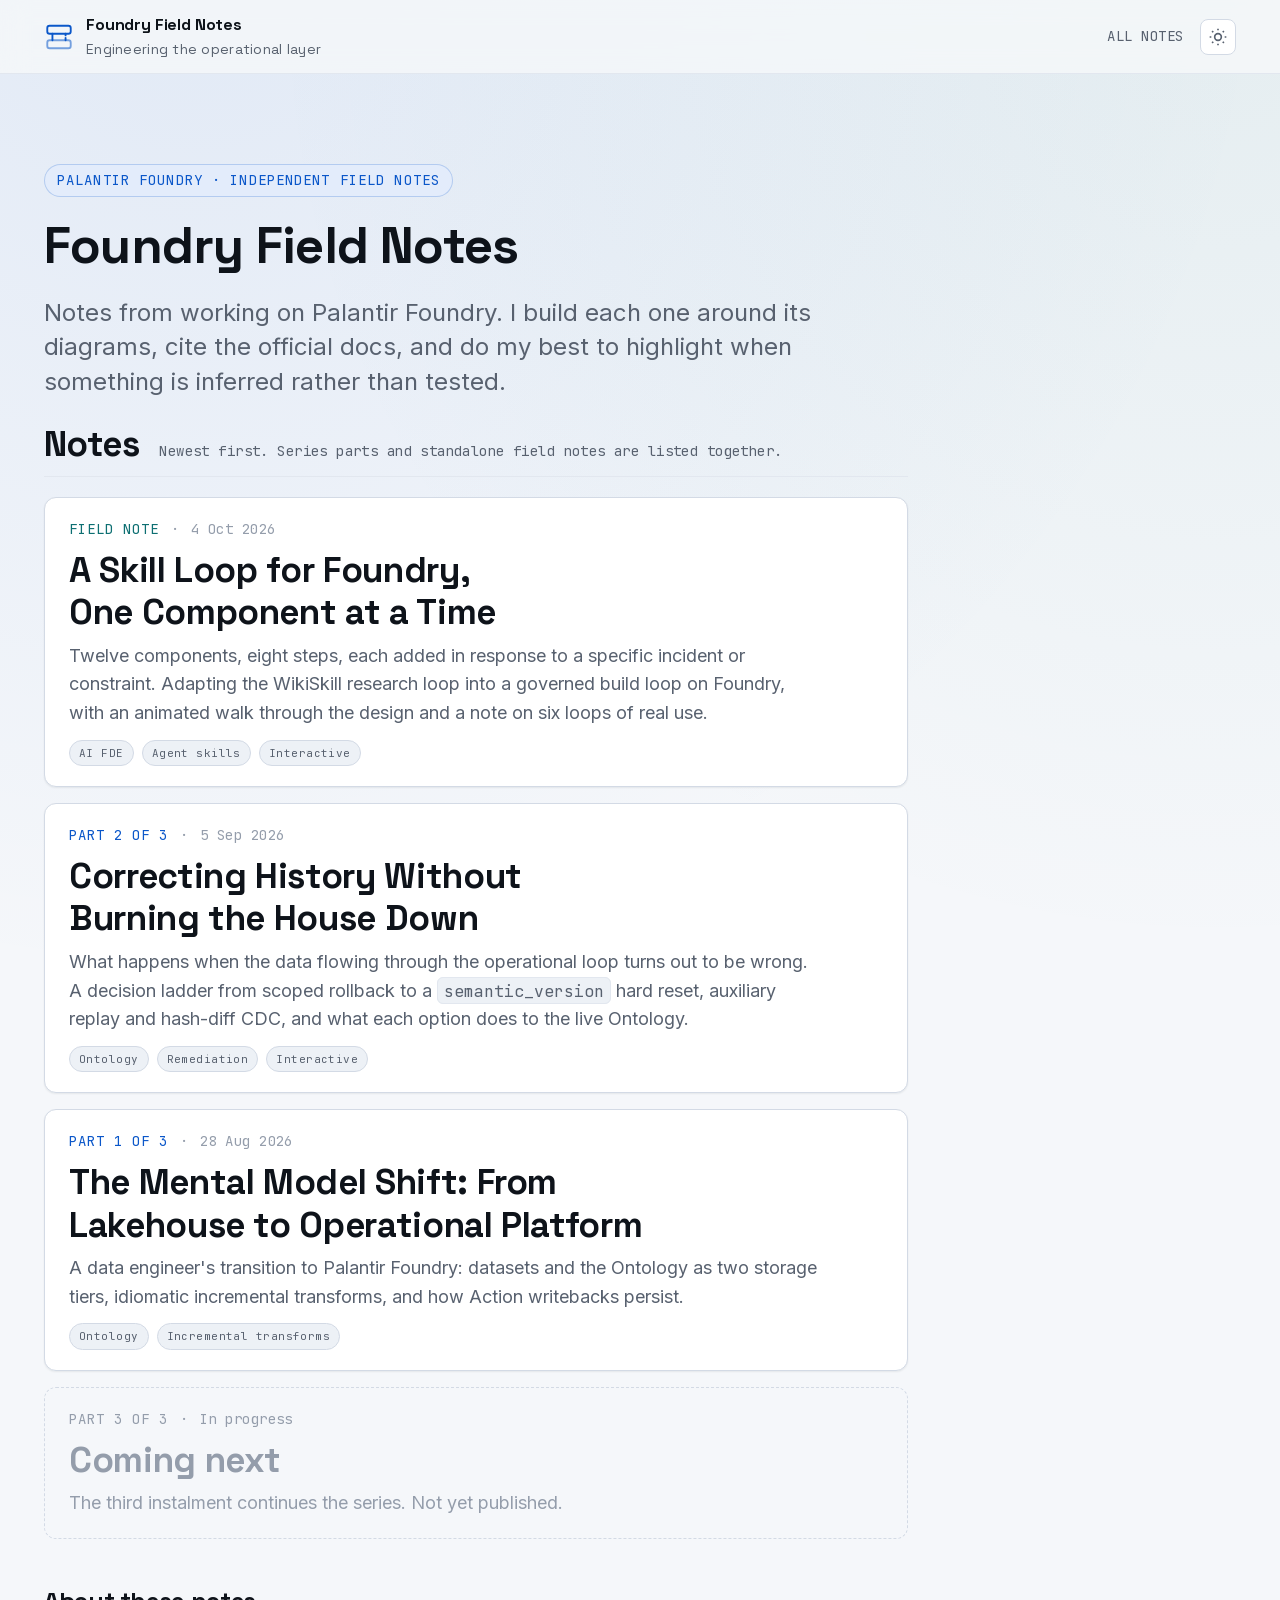
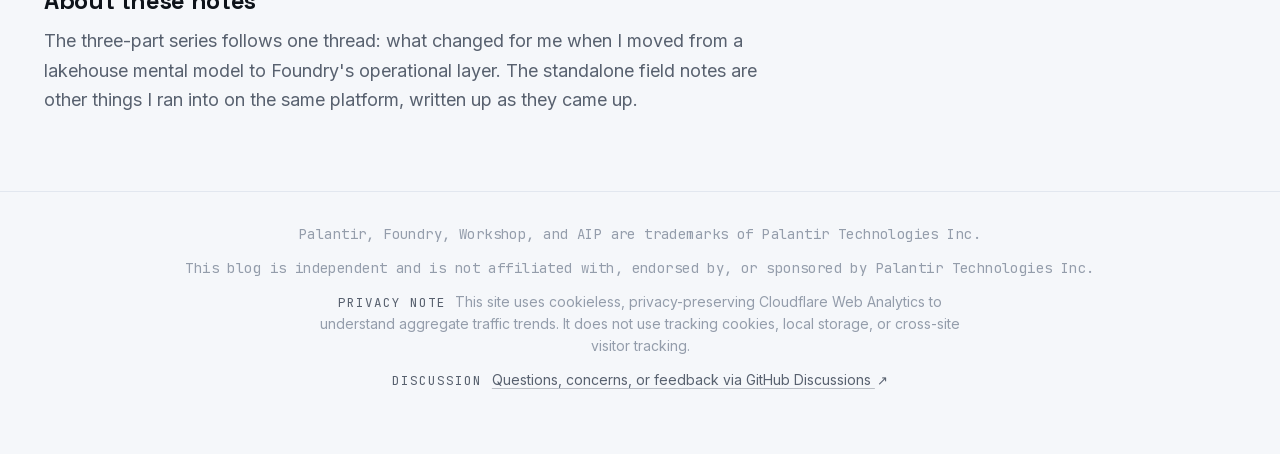
<file: index.html>
<!doctype html>
<html lang="en" data-theme="light">
  <head>
    <meta charset="utf-8" />
    <meta name="viewport" content="width=device-width, initial-scale=1" />
    <title>Foundry Field Notes — Engineering the operational layer</title>
    <meta
      name="description"
      content="Notes from working on Palantir Foundry. Built around diagrams, citing the official docs, with inferred kept apart from tested."
    />
    <link rel="canonical" href="https://enterprisescale.github.io/" />
    <meta property="og:type" content="website" />
    <meta property="og:site_name" content="Foundry Field Notes" />
    <meta property="og:url" content="https://enterprisescale.github.io/" />
    <meta property="og:title" content="Foundry Field Notes" />
    <meta
      property="og:description"
      content="Notes from working on Palantir Foundry. Built around diagrams, citing the official docs, with inferred kept apart from tested."
    />
    <meta property="og:image" content="https://enterprisescale.github.io/og-image.jpg" />
    <meta property="og:image:type" content="image/jpeg" />
    <meta property="og:image:width" content="1200" />
    <meta property="og:image:height" content="627" />
    <meta property="og:image:alt" content="Foundry Field Notes — Engineering the operational layer" />
    <meta name="twitter:card" content="summary_large_image" />
    <meta name="twitter:title" content="Foundry Field Notes" />
    <meta
      name="twitter:description"
      content="Notes from working on Palantir Foundry. Built around diagrams, citing the official docs, with inferred kept apart from tested."
    />
    <meta name="twitter:image" content="https://enterprisescale.github.io/og-image.jpg" />
    <meta name="twitter:image:alt" content="Foundry Field Notes — Engineering the operational layer" />
    <link rel="preload" href="fonts/Inter-Variable.woff2" as="font" type="font/woff2" crossorigin />
    <link rel="preload" href="fonts/SpaceGrotesk-Variable.woff2" as="font" type="font/woff2" crossorigin />
    <link rel="stylesheet" href="fonts.css" />
    <link rel="stylesheet" href="style.css" />
    <link rel="stylesheet" href="home.css" />
    <link
      rel="icon"
      href="data:image/svg+xml,%3Csvg xmlns='http://www.w3.org/2000/svg' viewBox='0 0 32 32'%3E%3Crect x='4' y='4' width='24' height='9' rx='2.5' fill='none' stroke='%230b57c9' stroke-width='2.5'/%3E%3Crect x='4' y='19' width='24' height='9' rx='2.5' fill='none' stroke='%230d6f72' stroke-width='2.5'/%3E%3Cpath d='M22 13v6' stroke='%239a5b06' stroke-width='2.5'/%3E%3C/svg%3E"
    />
  </head>
  <body id="top">
    <div class="progress" id="progress" aria-hidden="true"></div>

    <header class="header">
      <div class="header__inner">
        <a class="brand" href="#top" aria-label="Foundry Field Notes — home">
          <svg width="30" height="30" viewBox="0 0 32 32" fill="none" aria-hidden="true">
            <rect x="3.5" y="4" width="25" height="8.5" rx="2.5" stroke="currentColor" stroke-width="2" />
            <rect x="3.5" y="19.5" width="25" height="8.5" rx="2.5" stroke="currentColor" stroke-width="2" opacity="0.55" />
            <path d="M9 12.5v7" stroke="currentColor" stroke-width="2" stroke-linecap="round" />
            <path d="M23 19.5v-7" stroke="currentColor" stroke-width="2" stroke-linecap="round" stroke-dasharray="2.6 2.6" />
          </svg>
          <span class="brand__name">
            Foundry Field Notes
            <span class="brand__sub">Engineering the operational layer</span>
          </span>
        </a>
        <span class="header__spacer"></span>
        <span class="header__series">ALL NOTES</span>
        <button class="icon-btn" data-theme-toggle aria-label="Switch to dark mode">
          <svg width="20" height="20" viewBox="0 0 24 24" fill="none" stroke="currentColor" stroke-width="2">
            <circle cx="12" cy="12" r="4" />
            <path d="M12 2v2M12 20v2M2 12h2M20 12h2M4.9 4.9l1.4 1.4M17.7 17.7l1.4 1.4M19.1 4.9l-1.4 1.4M6.3 17.7l-1.4 1.4" />
          </svg>
        </button>
      </div>
    </header>

    <main class="wrap">
      <section class="hero hm-hero">
        <p class="eyebrow">Palantir Foundry · Independent field notes</p>
        <h1>Foundry Field Notes</h1>
        <p class="hero__deck">
          Notes from working on Palantir Foundry. I build each one around its diagrams, cite the official docs, and do
          my best to highlight when something is inferred rather than tested.
        </p>
      </section>

      <section class="hm-notes" aria-labelledby="hmNotesTitle">
        <div class="hm-notes__head">
          <h2 id="hmNotesTitle">Notes</h2>
          <p class="hm-notes__hint">Newest first. Series parts and standalone field notes are listed together.</p>
        </div>

        <ol class="hm-list">
          <li class="hm-card reveal">
            <p class="hm-card__meta">
              <span class="hm-card__kicker hm-card__kicker--note">Field note</span>
              <time class="hm-card__date" datetime="2026-10-04">4 Oct 2026</time>
            </p>
            <h3 class="hm-card__title">
              <a href="skill-loop-on-foundry/">A Skill Loop for Foundry, One Component at a Time</a>
            </h3>
            <p class="hm-card__deck">
              Twelve components, eight steps, each added in response to a specific incident or constraint. Adapting the
              WikiSkill research loop into a governed build loop on Foundry, with an animated walk through the design
              and a note on six loops of real use.
            </p>
            <p class="hm-card__tags">
              <span class="pill">AI FDE</span><span class="pill">Agent skills</span><span class="pill">Interactive</span>
            </p>
          </li>

          <li class="hm-card reveal">
            <p class="hm-card__meta">
              <span class="hm-card__kicker">Part 2 of 3</span>
              <time class="hm-card__date" datetime="2026-09-05">5 Sep 2026</time>
            </p>
            <h3 class="hm-card__title">
              <a href="part-2/">Correcting History Without Burning the House Down</a>
            </h3>
            <p class="hm-card__deck">
              What happens when the data flowing through the operational loop turns out to be wrong. A decision ladder
              from scoped rollback to a <code>semantic_version</code> hard reset, auxiliary replay and hash-diff CDC,
              and what each option does to the live Ontology.
            </p>
            <p class="hm-card__tags">
              <span class="pill">Ontology</span><span class="pill">Remediation</span><span class="pill">Interactive</span>
            </p>
          </li>

          <li class="hm-card reveal">
            <p class="hm-card__meta">
              <span class="hm-card__kicker">Part 1 of 3</span>
              <time class="hm-card__date" datetime="2026-08-28">28 Aug 2026</time>
            </p>
            <h3 class="hm-card__title">
              <a href="part-1/">The Mental Model Shift: From Lakehouse to Operational Platform</a>
            </h3>
            <p class="hm-card__deck">
              A data engineer's transition to Palantir Foundry: datasets and the Ontology as two storage tiers,
              idiomatic incremental transforms, and how Action writebacks persist.
            </p>
            <p class="hm-card__tags">
              <span class="pill">Ontology</span><span class="pill">Incremental transforms</span>
            </p>
          </li>

          <li class="hm-card hm-card--soon" aria-label="Part 3 of 3, in progress">
            <p class="hm-card__meta">
              <span class="hm-card__kicker">Part 3 of 3</span>
              <span class="hm-card__date">In progress</span>
            </p>
            <h3 class="hm-card__title">Coming next</h3>
            <p class="hm-card__deck">The third instalment continues the series. Not yet published.</p>
          </li>
        </ol>
      </section>

      <section class="hm-about" aria-labelledby="hmAboutTitle">
        <h2 id="hmAboutTitle">About these notes</h2>
        <p>
          The three-part series follows one thread: what changed for me when I moved from a lakehouse mental model to
          Foundry's operational layer. The standalone field notes are other things I ran into on the same platform,
          written up as they came up.
        </p>
      </section>
    </main>

    <footer class="footer">
      <div class="footer__inner">
        <p class="footer__legal">Palantir, Foundry, Workshop, and AIP are trademarks of Palantir Technologies Inc.</p>
        <p class="footer__legal">
          This blog is independent and is not affiliated with, endorsed by, or sponsored by Palantir Technologies Inc.
        </p>
        <p class="footer__privacy">
          <span class="footer__privacy-label">Privacy note</span>
          This site uses cookieless, privacy-preserving Cloudflare Web Analytics to understand aggregate traffic trends.
          It does not use tracking cookies, local storage, or cross-site visitor tracking.
        </p>
        <p class="footer__feedback">
          <span class="footer__feedback-label">Discussion</span>
          <a
            href="https://github.com/enterprisescale/enterprisescale.github.io/discussions/1"
            target="_blank"
            rel="noopener noreferrer"
            aria-label="Open GitHub Discussions for feedback in a new tab"
          >
            Questions, concerns, or feedback via GitHub Discussions
            <span class="footer__external" aria-hidden="true">↗</span>
          </a>
        </p>
      </div>
    </footer>

    <!-- Cloudflare Web Analytics -->
    <script type='module' 
      src='https://static.cloudflareinsights.com/beacon.min.js' 
      data-cf-beacon='{"token": "e70d9803a3084641adefa514cc838363"}'>
    </script>
    <!-- End Cloudflare Web Analytics -->

    <script src="core.js"></script>
  </body>
</html>
</file>
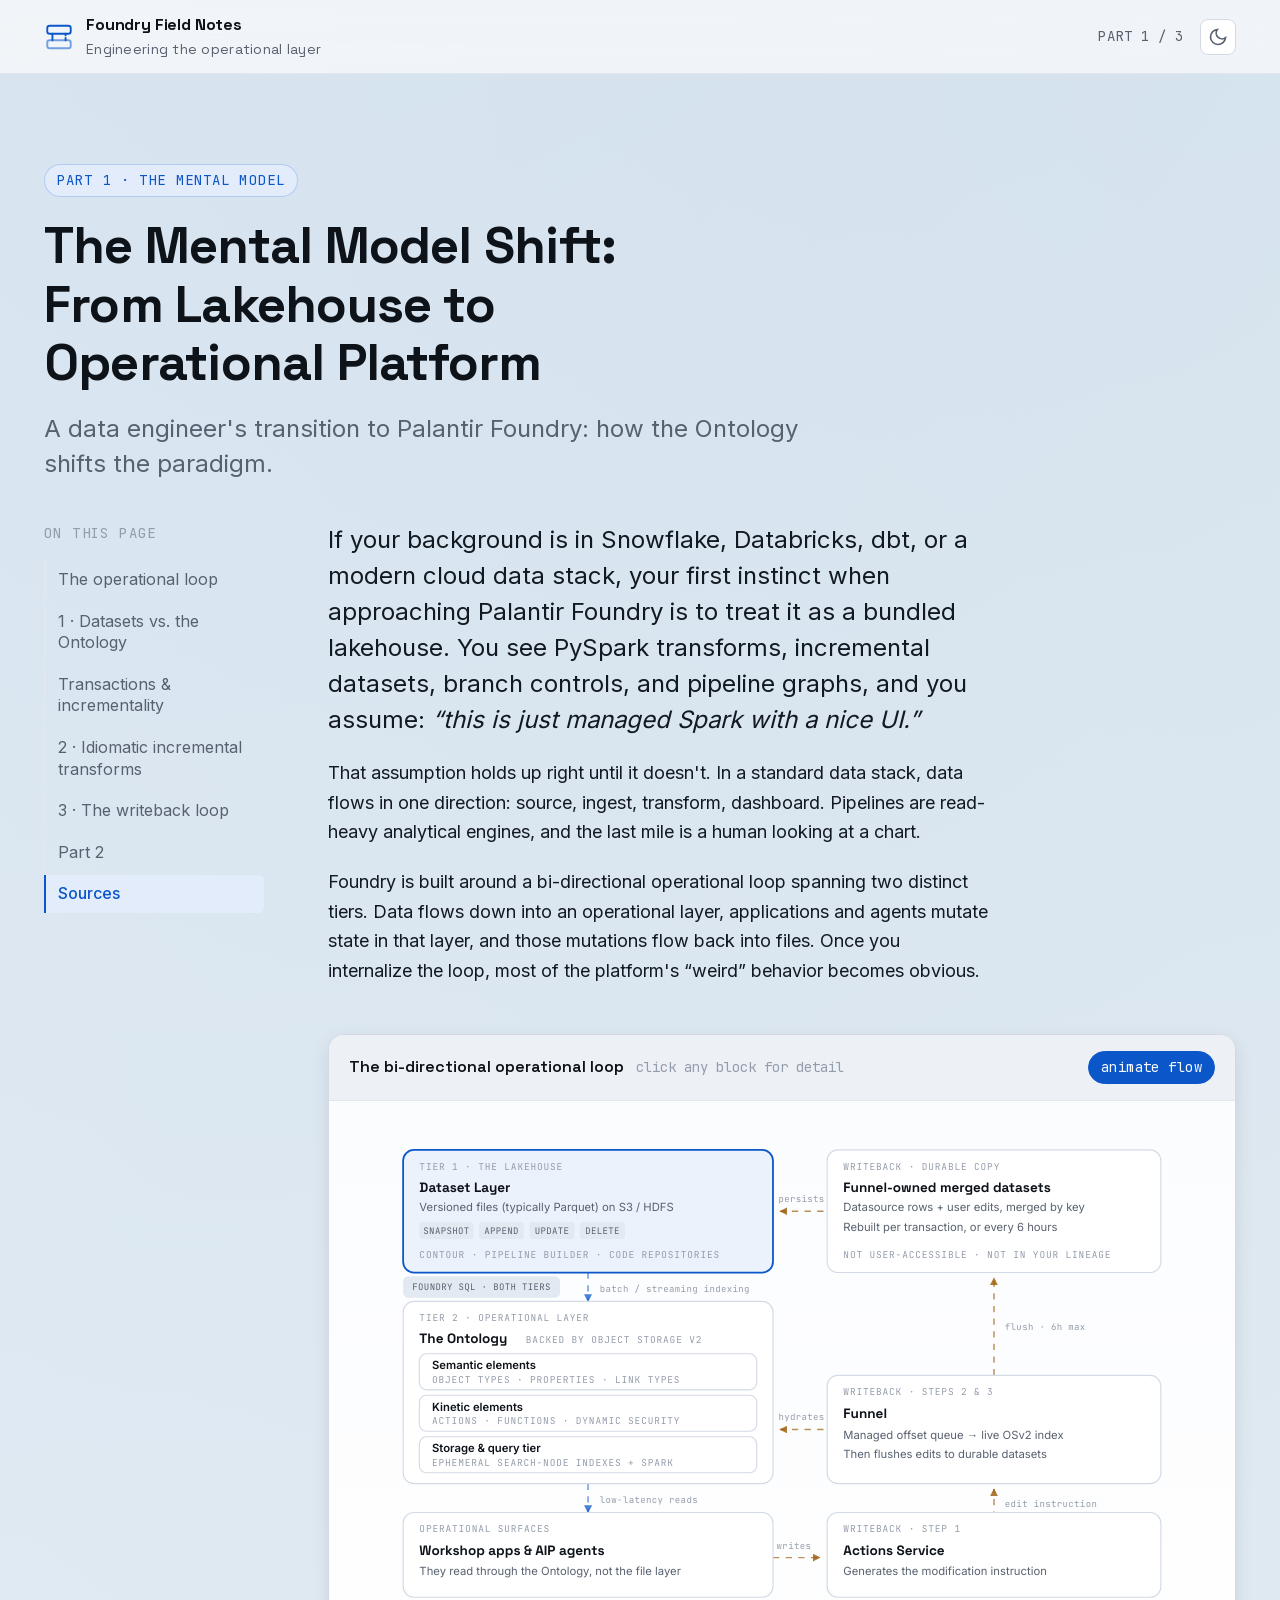
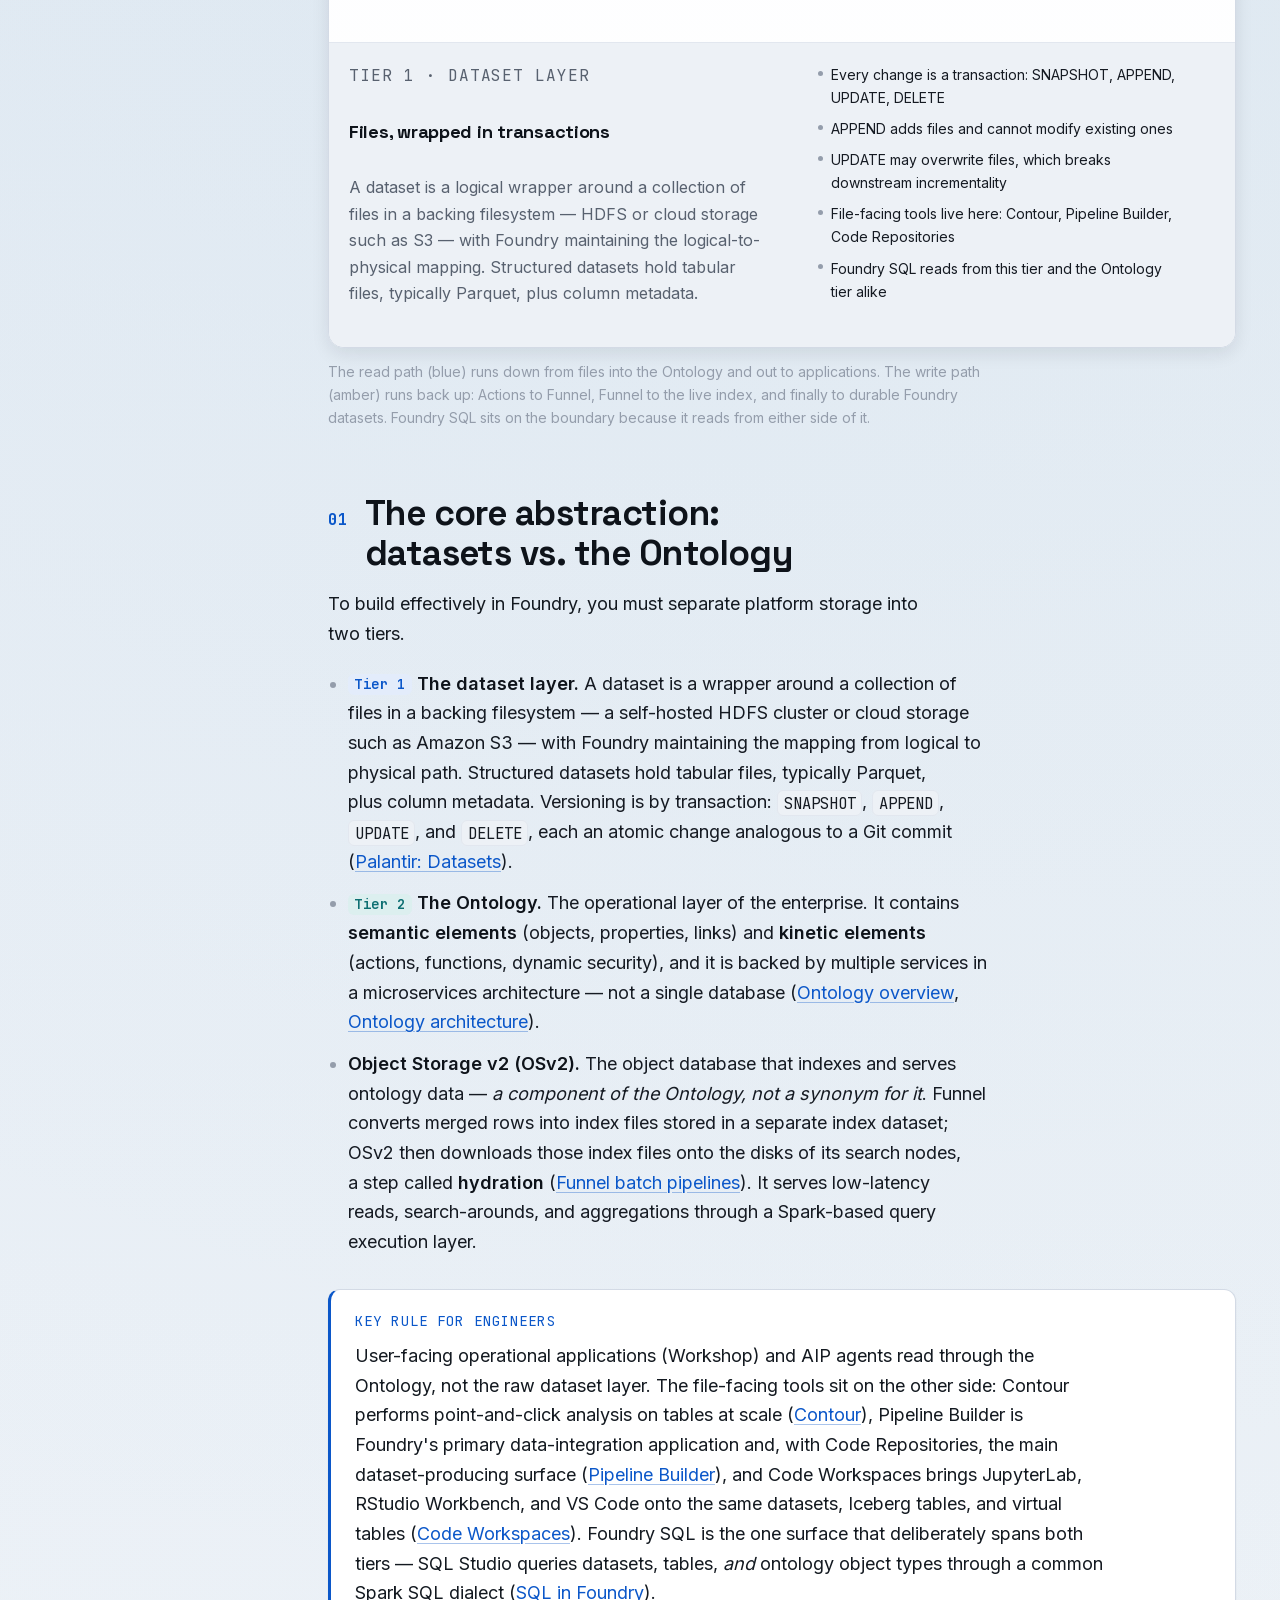
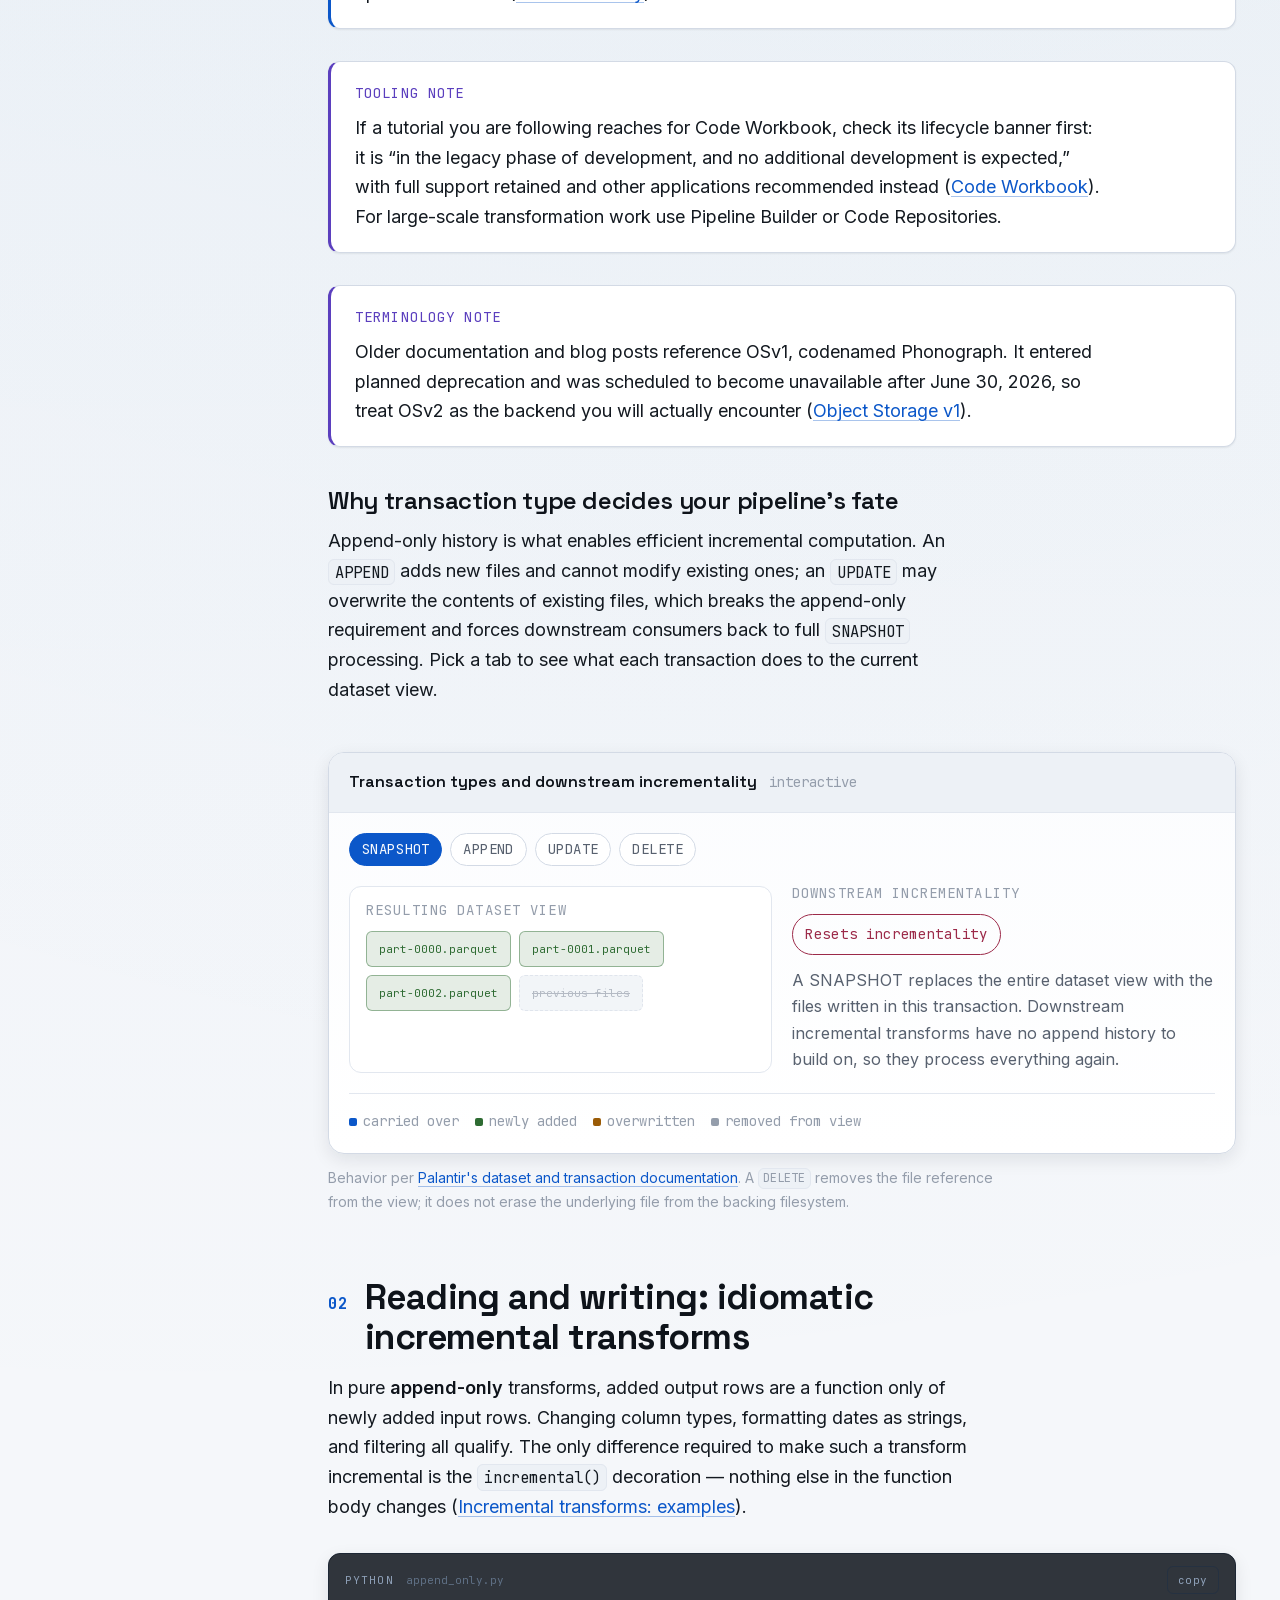
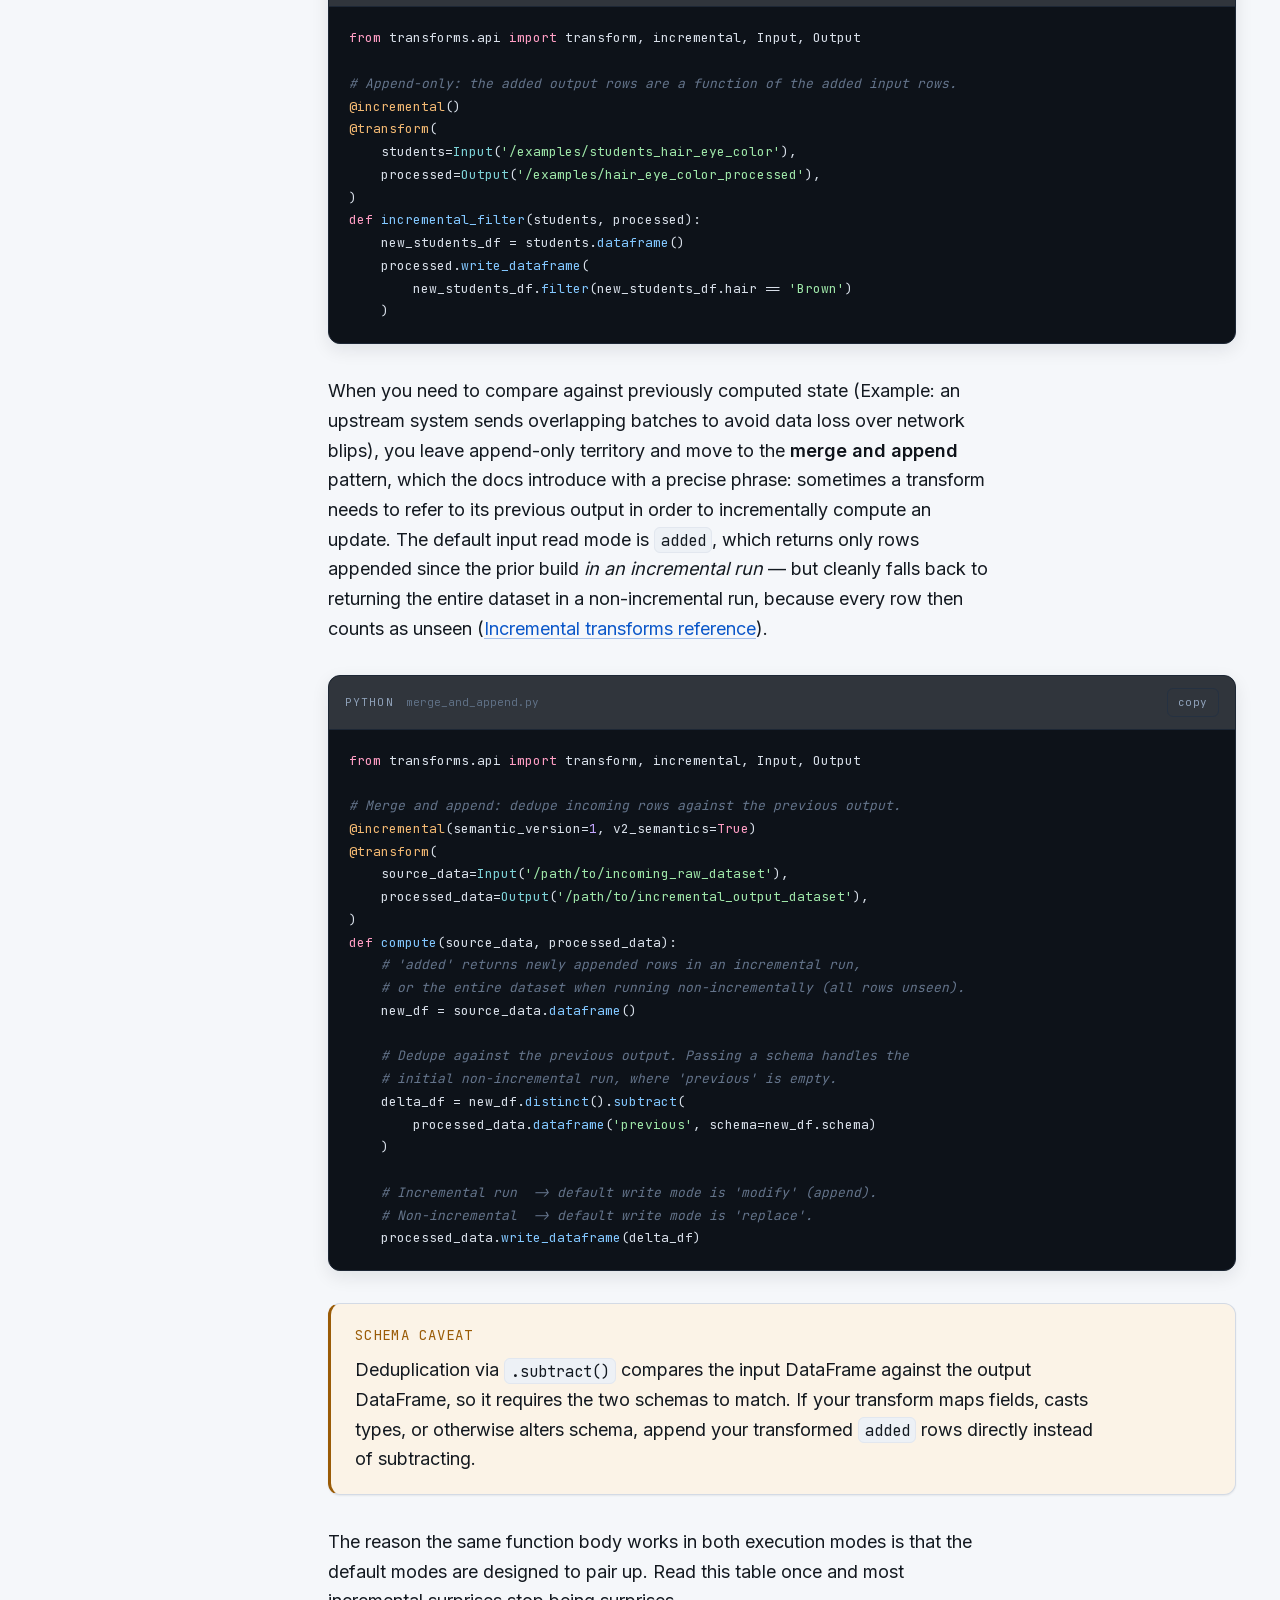
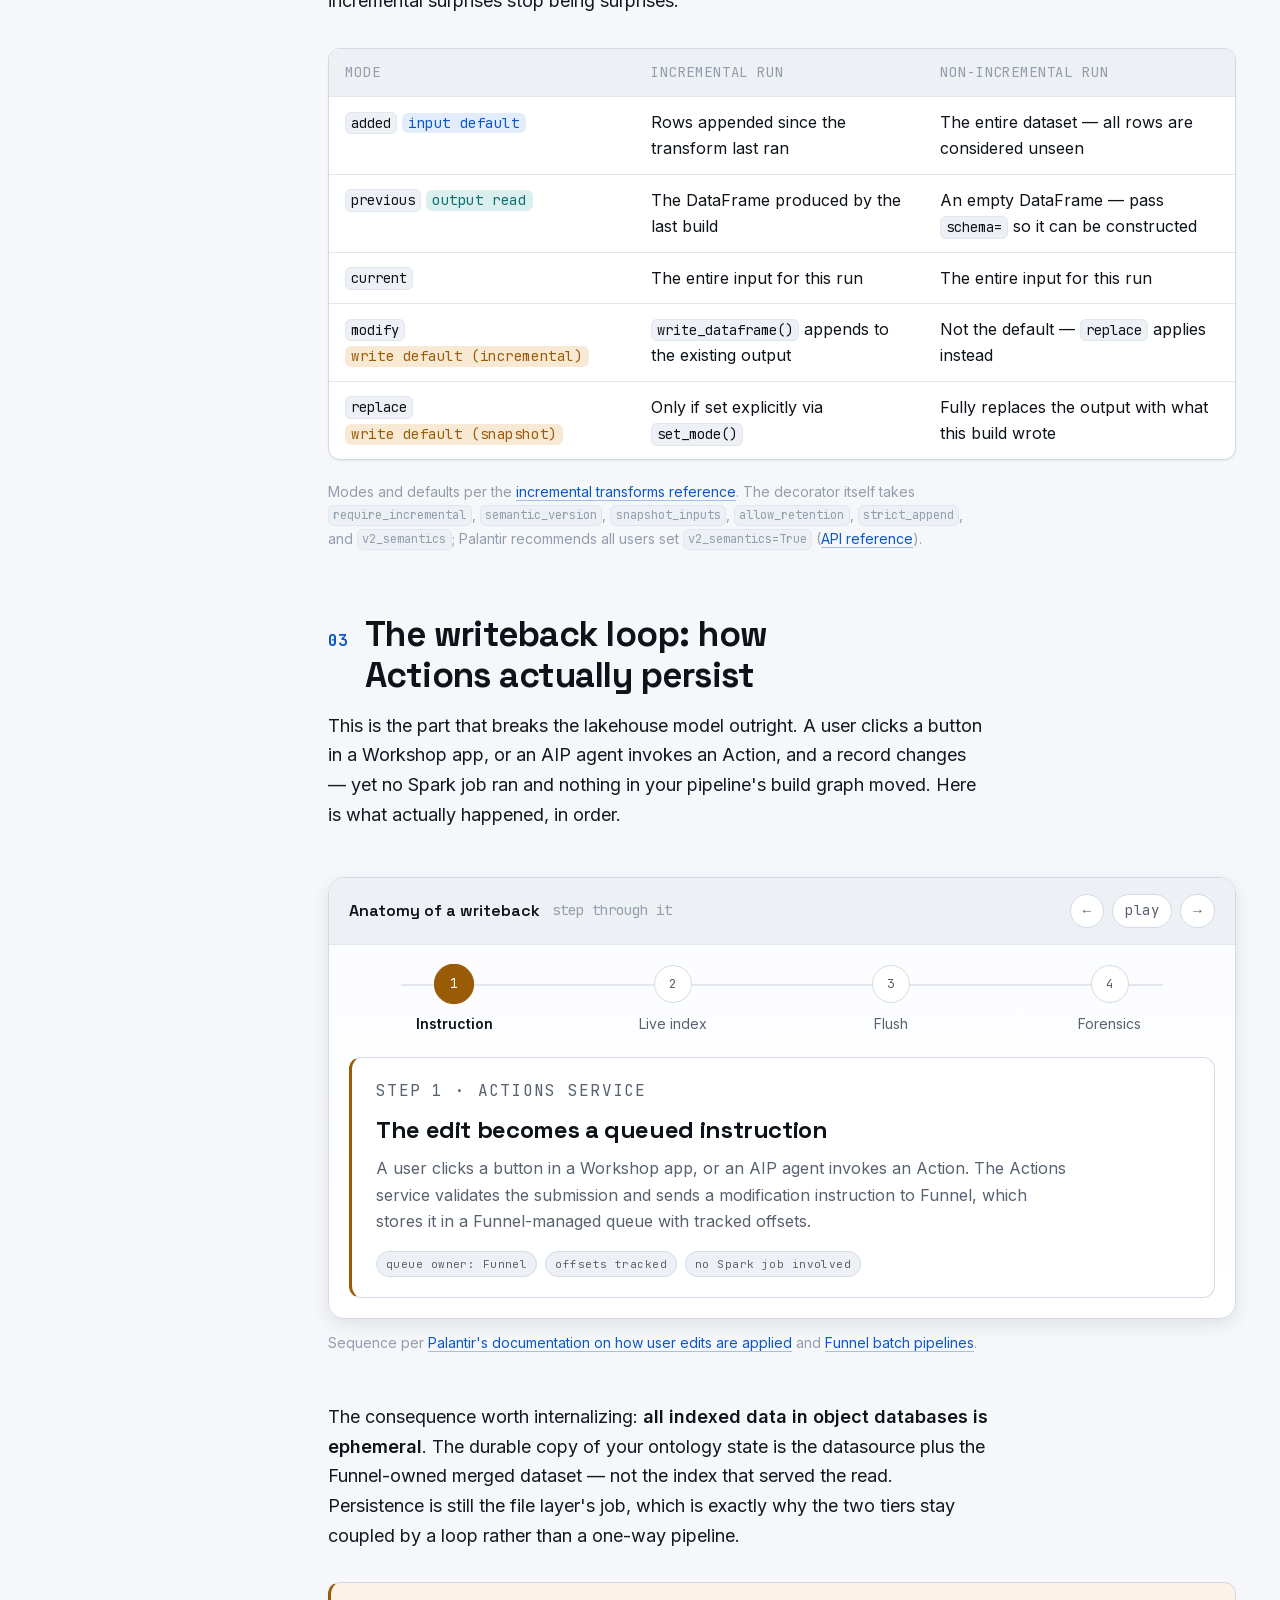
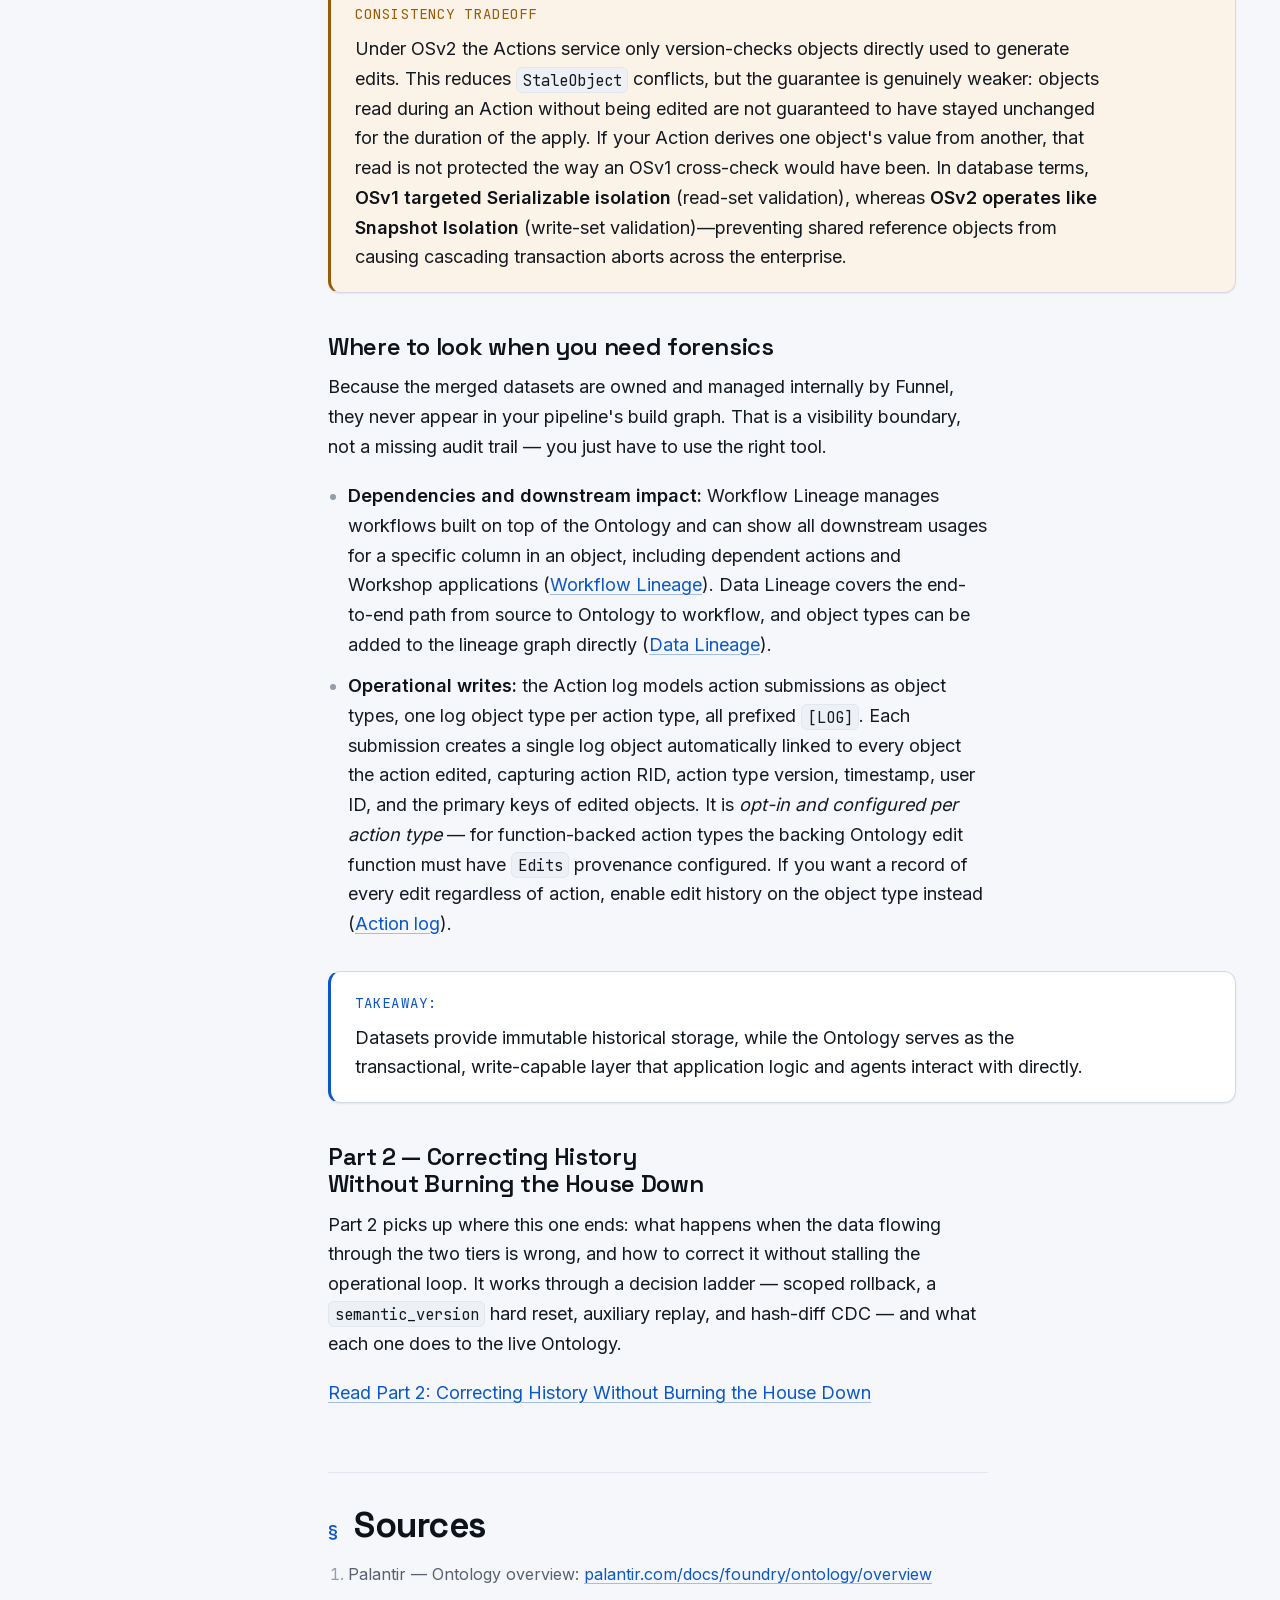
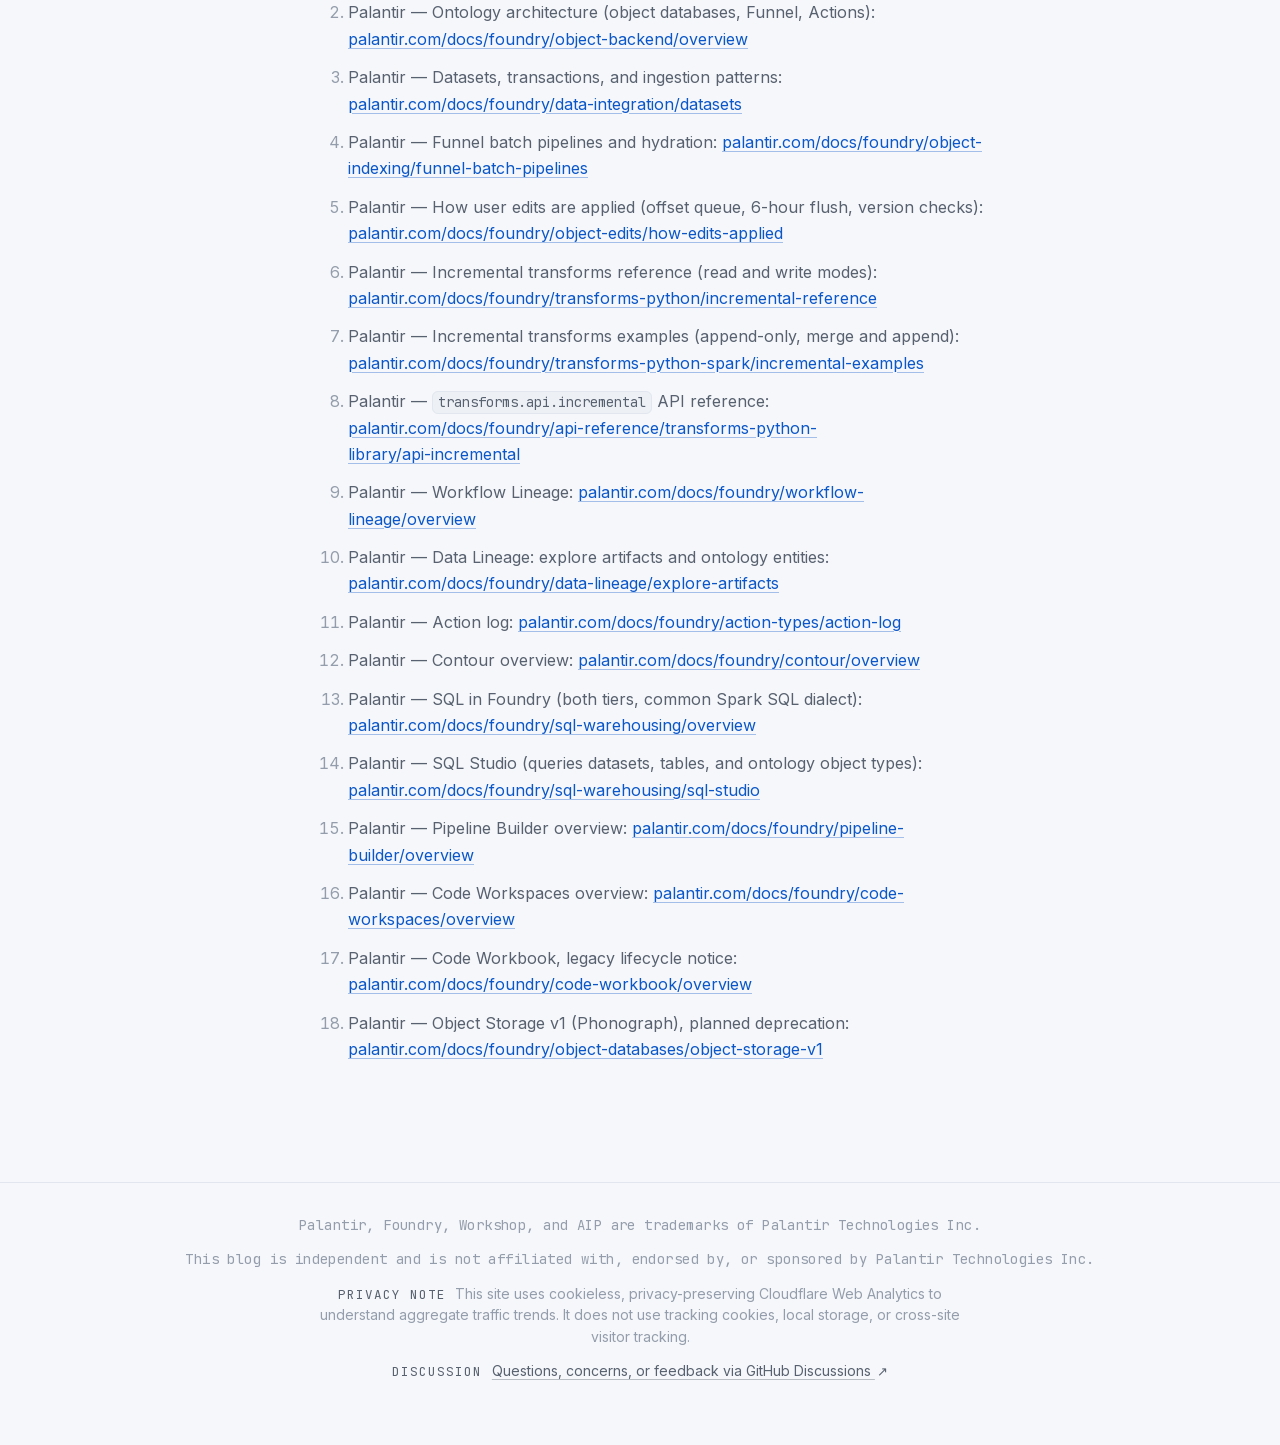
<file: part-1/index.html>
<!doctype html>
<html lang="en" data-theme="light">
  <head>
    <meta charset="utf-8" />
    <meta name="viewport" content="width=device-width, initial-scale=1" />
    <title>The Mental Model Shift: From Lakehouse to Operational Platform — Palantir Foundry, Part 1</title>
    <meta
      name="description"
      content="A data engineer's transition to Palantir Foundry: the Ontology is an operational write path, not a semantic view over a lakehouse."
    />
    <link rel="canonical" href="https://enterprisescale.github.io/part-1/" />
    <meta property="og:type" content="article" />
    <meta property="og:site_name" content="Foundry Field Notes" />
    <meta property="og:url" content="https://enterprisescale.github.io/part-1/" />
    <meta property="og:title" content="The Mental Model Shift: From Lakehouse to Operational Platform" />
    <meta
      property="og:description"
      content="Part 1 of a three-part guide to Palantir Foundry for data engineers: datasets vs. the Ontology, idiomatic incremental transforms, and how Action writebacks actually persist."
    />
    <meta property="og:image" content="https://enterprisescale.github.io/part-1/og-image.jpg" />
    <meta property="og:image:secure_url" content="https://enterprisescale.github.io/part-1/og-image.jpg" />
    <meta property="og:image:type" content="image/jpeg" />
    <meta property="og:image:width" content="1200" />
    <meta property="og:image:height" content="627" />
    <meta
      property="og:image:alt"
      content="Diagram of Palantir Foundry's two storage tiers: the dataset layer, the Ontology, and the Actions writeback loop through Funnel."
    />
    <meta name="twitter:card" content="summary_large_image" />
    <meta name="twitter:title" content="The Mental Model Shift: From Lakehouse to Operational Platform" />
    <meta
      name="twitter:description"
      content="Part 1 of a three-part guide to Palantir Foundry for data engineers: datasets vs. the Ontology, idiomatic incremental transforms, and how Action writebacks actually persist."
    />
    <meta name="twitter:image" content="https://enterprisescale.github.io/part-1/og-image.jpg" />
    <link rel="preload" href="../fonts/Inter-Variable.woff2" as="font" type="font/woff2" crossorigin />
    <link rel="preload" href="../fonts/SpaceGrotesk-Variable.woff2" as="font" type="font/woff2" crossorigin />
    <link rel="stylesheet" href="../fonts.css" />
    <link rel="stylesheet" href="../style.css" />
    <link
      rel="icon"
      href="data:image/svg+xml,%3Csvg xmlns='http://www.w3.org/2000/svg' viewBox='0 0 32 32'%3E%3Crect x='4' y='4' width='24' height='9' rx='2.5' fill='none' stroke='%230b57c9' stroke-width='2.5'/%3E%3Crect x='4' y='19' width='24' height='9' rx='2.5' fill='none' stroke='%230d6f72' stroke-width='2.5'/%3E%3Cpath d='M22 13v6' stroke='%239a5b06' stroke-width='2.5'/%3E%3C/svg%3E"
    />
  </head>
  <body>
    <div class="progress" id="progress" aria-hidden="true"></div>

    <header class="header">
      <div class="header__inner">
        <a class="brand" href="../" aria-label="Foundry Field Notes — home">
          <svg width="30" height="30" viewBox="0 0 32 32" fill="none" aria-hidden="true">
            <rect x="3.5" y="4" width="25" height="8.5" rx="2.5" stroke="currentColor" stroke-width="2" />
            <rect
              x="3.5"
              y="19.5"
              width="25"
              height="8.5"
              rx="2.5"
              stroke="currentColor"
              stroke-width="2"
              opacity="0.55"
            />
            <path d="M9 12.5v7" stroke="currentColor" stroke-width="2" stroke-linecap="round" />
            <path
              d="M23 19.5v-7"
              stroke="currentColor"
              stroke-width="2"
              stroke-linecap="round"
              stroke-dasharray="2.6 2.6"
            />
          </svg>
          <span class="brand__name">
            Foundry Field Notes
            <span class="brand__sub">Engineering the operational layer</span>
          </span>
        </a>
        <span class="header__spacer"></span>
        <span class="header__series">PART 1 / 3</span>
        <button class="icon-btn" data-theme-toggle aria-label="Switch to dark mode">
          <svg width="20" height="20" viewBox="0 0 24 24" fill="none" stroke="currentColor" stroke-width="2">
            <path d="M21 12.79A9 9 0 1 1 11.21 3 7 7 0 0 0 21 12.79z" />
          </svg>
        </button>
      </div>
    </header>

    <main id="top">
      <div class="wrap">
        <section class="hero">
          <span class="eyebrow">Part 1 · The mental model</span>
          <h1>The Mental Model Shift: From Lakehouse to Operational Platform</h1>
          <p class="hero__deck">
            A data engineer's transition to Palantir Foundry: how the Ontology shifts the paradigm.
          </p>
        </section>

        <div class="layout">
          <aside class="toc" aria-label="Table of contents">
            <p class="toc__title">On this page</p>
            <ol>
              <li><a href="#loop">The operational loop</a></li>
              <li><a href="#abstraction">1 · Datasets vs. the Ontology</a></li>
              <li><a href="#transactions">Transactions &amp; incrementality</a></li>
              <li><a href="#incremental">2 · Idiomatic incremental transforms</a></li>
              <li><a href="#writeback">3 · The writeback loop</a></li>
              <li><a href="#next">Part 2</a></li>
              <li><a href="#sources">Sources</a></li>
            </ol>
          </aside>

          <article class="prose">
            <p class="lead">
              If your background is in Snowflake, Databricks, dbt, or a modern cloud data stack, your first
              instinct when approaching Palantir Foundry is to treat it as a bundled lakehouse. You see PySpark
              transforms, incremental datasets, branch controls, and pipeline graphs, and you assume:
              <em>&ldquo;this is just managed Spark with a nice UI.&rdquo;</em>
            </p>
            <p>
              That assumption holds up right until it doesn't. In a standard data stack, data flows in one
              direction: source, ingest, transform, dashboard. Pipelines are read-heavy analytical engines, and
              the last mile is a human looking at a chart.
            </p>
            <p>
              Foundry is built around a bi-directional operational loop spanning two distinct tiers. Data flows
              down into an operational layer, applications and agents mutate state in that layer, and those
              mutations flow back into files. Once you internalize the loop, most of the platform's
              &ldquo;weird&rdquo; behavior becomes obvious.
            </p>

            <figure id="loop" class="reveal">
              <div class="panel">
                <div class="panel__head">
                  <span class="panel__title">The bi-directional operational loop</span>
                  <span class="panel__hint">click any block for detail</span>
                  <span class="panel__actions">
                    <button class="chip-btn" id="flowToggle" aria-pressed="true">animate flow</button>
                  </span>
                </div>
                <div class="arch">
                  <div class="arch__canvas">
                    <svg
                      id="archSvg"
                      class="is-flowing"
                      viewBox="0 0 960 560"
                      role="img"
                      aria-label="Architecture diagram: the dataset layer indexes into the Ontology backed by Object Storage v2, which serves Workshop applications and AIP agents. Their writes go to the Actions service, then Funnel, which updates the live index and persists merged datasets back into the dataset layer."
                    >
                      <defs>
                        <marker
                          id="arrowRead"
                          viewBox="0 0 10 10"
                          refX="9"
                          refY="5"
                          markerWidth="5.5"
                          markerHeight="5.5"
                          orient="auto"
                        >
                          <path d="M0 0 L10 5 L0 10 z" fill="var(--color-primary)" opacity="0.75" />
                        </marker>
                        <marker
                          id="arrowWrite"
                          viewBox="0 0 10 10"
                          refX="9"
                          refY="5"
                          markerWidth="5.5"
                          markerHeight="5.5"
                          orient="auto"
                        >
                          <path d="M0 0 L10 5 L0 10 z" fill="var(--color-amber)" opacity="0.8" />
                        </marker>
                      </defs>

                      <!-- edges: read path -->
                      <path class="edge edge--read" d="M265 168 L265 200" marker-end="url(#arrowRead)" />
                      <text class="edge-label" x="278" y="190">batch / streaming indexing</text>
                      <path class="edge edge--read" d="M265 402 L265 434" marker-end="url(#arrowRead)" />
                      <text class="edge-label" x="278" y="424">low-latency reads</text>

                      <!-- edges: write path -->
                      <path class="edge edge--write" d="M470 484 L522 484" marker-end="url(#arrowWrite)" />
                      <text class="edge-label" x="474" y="474">writes</text>
                      <path class="edge edge--write" d="M715 440 L715 408" marker-end="url(#arrowWrite)" />
                      <text class="edge-label" x="727" y="428">edit instruction</text>
                      <path class="edge edge--write" d="M526 342 L478 342" marker-end="url(#arrowWrite)" />
                      <text class="edge-label" x="476" y="332">hydrates</text>
                      <path class="edge edge--write" d="M715 282 L715 174" marker-end="url(#arrowWrite)" />
                      <text class="edge-label" x="727" y="232">flush · 6h max</text>
                      <path class="edge edge--write" d="M526 100 L478 100" marker-end="url(#arrowWrite)" />
                      <text class="edge-label" x="476" y="90">persists</text>

                      <!-- A: dataset layer -->
                      <g class="node node--data" data-key="dataset" tabindex="0" role="button">
                        <rect class="node__box" x="60" y="32" width="410" height="136" rx="12" />
                        <text class="node__kicker" x="78" y="54">TIER 1 · THE LAKEHOUSE</text>
                        <text class="node__title" x="78" y="79">Dataset Layer</text>
                        <text class="node__sub" x="78" y="100">Versioned files (typically Parquet) on S3 / HDFS</text>
                        <rect class="chipbox" x="78" y="112" width="60" height="19" rx="4" />
                        <text class="chiptext" x="108" y="125.5" text-anchor="middle">SNAPSHOT</text>
                        <rect class="chipbox" x="144" y="112" width="50" height="19" rx="4" />
                        <text class="chiptext" x="169" y="125.5" text-anchor="middle">APPEND</text>
                        <rect class="chipbox" x="200" y="112" width="50" height="19" rx="4" />
                        <text class="chiptext" x="225" y="125.5" text-anchor="middle">UPDATE</text>
                        <rect class="chipbox" x="256" y="112" width="50" height="19" rx="4" />
                        <text class="chiptext" x="281" y="125.5" text-anchor="middle">DELETE</text>
                        <text class="node__kicker" x="78" y="152">CONTOUR · PIPELINE BUILDER · CODE REPOSITORIES</text>
                      </g>

                      <!-- SQL spans the tier boundary -->
                      <g pointer-events="none">
                        <rect class="chipbox" x="60" y="172" width="174" height="24" rx="6" />
                        <text class="chiptext" x="147" y="187.5" text-anchor="middle">FOUNDRY SQL · BOTH TIERS</text>
                      </g>

                      <!-- B: ontology -->
                      <rect class="node__box" x="60" y="200" width="410" height="202" rx="12" pointer-events="none" />
                      <text class="node__kicker" x="78" y="222" pointer-events="none">TIER 2 · OPERATIONAL LAYER</text>
                      <text class="node__title" x="78" y="246" pointer-events="none">The Ontology</text>
                      <text class="node__kicker" x="196" y="246" pointer-events="none">BACKED BY OBJECT STORAGE V2</text>

                      <g class="node node--onto" data-key="semantic" tabindex="0" role="button">
                        <rect class="node__box" x="78" y="258" width="374" height="40" rx="8" />
                        <text class="node__row" x="92" y="275" style="fill: var(--color-text); font-weight: 600">
                          Semantic elements
                        </text>
                        <text class="node__kicker" x="92" y="290">OBJECT TYPES · PROPERTIES · LINK TYPES</text>
                      </g>
                      <g class="node node--onto" data-key="kinetic" tabindex="0" role="button">
                        <rect class="node__box" x="78" y="304" width="374" height="40" rx="8" />
                        <text class="node__row" x="92" y="321" style="fill: var(--color-text); font-weight: 600">
                          Kinetic elements
                        </text>
                        <text class="node__kicker" x="92" y="336">ACTIONS · FUNCTIONS · DYNAMIC SECURITY</text>
                      </g>
                      <g class="node node--onto" data-key="storage" tabindex="0" role="button">
                        <rect class="node__box" x="78" y="350" width="374" height="40" rx="8" />
                        <text class="node__row" x="92" y="367" style="fill: var(--color-text); font-weight: 600">
                          Storage &amp; query tier
                        </text>
                        <text class="node__kicker" x="92" y="382">EPHEMERAL SEARCH-NODE INDEXES + SPARK</text>
                      </g>

                      <!-- C: consumers -->
                      <g class="node node--onto" data-key="consumers" tabindex="0" role="button">
                        <rect class="node__box" x="60" y="434" width="410" height="94" rx="12" />
                        <text class="node__kicker" x="78" y="456">OPERATIONAL SURFACES</text>
                        <text class="node__title" x="78" y="481">Workshop apps &amp; AIP agents</text>
                        <text class="node__sub" x="78" y="503">They read through the Ontology, not the file layer</text>
                      </g>

                      <!-- D: actions -->
                      <g class="node node--write" data-key="actions" tabindex="0" role="button">
                        <rect class="node__box" x="530" y="434" width="370" height="94" rx="12" />
                        <text class="node__kicker" x="548" y="456">WRITEBACK · STEP 1</text>
                        <text class="node__title" x="548" y="481">Actions Service</text>
                        <text class="node__sub" x="548" y="503">Generates the modification instruction</text>
                      </g>

                      <!-- E: funnel -->
                      <g class="node node--write" data-key="funnel" tabindex="0" role="button">
                        <rect class="node__box" x="530" y="282" width="370" height="120" rx="12" />
                        <text class="node__kicker" x="548" y="304">WRITEBACK · STEPS 2 &amp; 3</text>
                        <text class="node__title" x="548" y="329">Funnel</text>
                        <text class="node__sub" x="548" y="352">Managed offset queue &rarr; live OSv2 index</text>
                        <text class="node__sub" x="548" y="374">Then flushes edits to durable datasets</text>
                      </g>

                      <!-- F: merged datasets -->
                      <g class="node node--write" data-key="merged" tabindex="0" role="button">
                        <rect class="node__box" x="530" y="32" width="370" height="136" rx="12" />
                        <text class="node__kicker" x="548" y="54">WRITEBACK · DURABLE COPY</text>
                        <text class="node__title" x="548" y="79">Funnel-owned merged datasets</text>
                        <text class="node__sub" x="548" y="100">Datasource rows + user edits, merged by key</text>
                        <text class="node__sub" x="548" y="122">Rebuilt per transaction, or every 6 hours</text>
                        <text class="node__kicker" x="548" y="152">NOT USER-ACCESSIBLE · NOT IN YOUR LINEAGE</text>
                      </g>
                    </svg>
                  </div>
                  <div class="arch__aside" id="archAside" aria-live="polite">
                    <!-- filled by JS -->
                  </div>
                </div>
              </div>
              <figcaption>
                The read path (blue) runs down from files into the Ontology and out to applications. The write
                path (amber) runs back up: Actions to Funnel, Funnel to the live index, and finally to durable
                Foundry datasets. Foundry SQL sits on the boundary because it reads from either side of it.
              </figcaption>
            </figure>

            <h2 id="abstraction"><span class="num">01</span> The core abstraction: datasets vs. the Ontology</h2>
            <p>To build effectively in Foundry, you must separate platform storage into two tiers.</p>
            <ul>
              <li>
                <strong><span class="tier-tag tier-tag--data">Tier 1</span> The dataset layer.</strong> A dataset
                is a wrapper around a collection of files in a backing filesystem — a self-hosted HDFS cluster or
                cloud storage such as Amazon S3 — with Foundry maintaining the mapping from logical to physical
                path. Structured datasets hold tabular files, typically Parquet, plus column metadata. Versioning
                is by transaction:
                <code>SNAPSHOT</code>, <code>APPEND</code>, <code>UPDATE</code>, and <code>DELETE</code>, each an
                atomic change analogous to a Git commit
                (<a href="https://palantir.com/docs/foundry/data-integration/datasets/" target="_blank" rel="noopener"
                  >Palantir: Datasets</a
                >).
              </li>
              <li>
                <strong><span class="tier-tag tier-tag--onto">Tier 2</span> The Ontology.</strong> The operational
                layer of the enterprise. It contains <strong>semantic elements</strong> (objects, properties,
                links) and <strong>kinetic elements</strong> (actions, functions, dynamic security), and it is
                backed by multiple services in a microservices architecture — not a single database
                (<a href="https://palantir.com/docs/foundry/ontology/overview/" target="_blank" rel="noopener"
                  >Ontology overview</a
                >,
                <a href="https://palantir.com/docs/foundry/object-backend/overview/" target="_blank" rel="noopener"
                  >Ontology architecture</a
                >).
              </li>
              <li>
                <strong>Object Storage v2 (OSv2).</strong> The object database that indexes and serves ontology
                data — <em>a component of the Ontology, not a synonym for it</em>. Funnel converts merged rows into
                index files stored in a separate index dataset; OSv2 then downloads those index files onto the
                disks of its search nodes, a step called <strong>hydration</strong>
                (<a
                  href="https://palantir.com/docs/foundry/object-indexing/funnel-batch-pipelines"
                  target="_blank"
                  rel="noopener"
                  >Funnel batch pipelines</a
                >). It serves low-latency reads, search-arounds, and aggregations through a Spark-based query
                execution layer.
              </li>
            </ul>

            <div class="callout callout--rule">
              <span class="callout__label">Key rule for engineers</span>
              <p>
                User-facing operational applications (Workshop) and AIP agents read through the Ontology, not the
                raw dataset layer. The file-facing tools sit on the other side: Contour performs point-and-click
                analysis on tables at scale
                (<a href="https://www.palantir.com/docs/foundry/contour/overview" target="_blank" rel="noopener"
                  >Contour</a
                >), Pipeline Builder is Foundry's primary data-integration application and, with Code
                Repositories, the main dataset-producing surface
                (<a href="https://palantir.com/docs/foundry/pipeline-builder/overview/" target="_blank" rel="noopener"
                  >Pipeline Builder</a
                >), and Code Workspaces brings JupyterLab, RStudio Workbench, and VS Code onto the same datasets,
                Iceberg tables, and virtual tables
                (<a href="https://palantir.com/docs/foundry/code-workspaces/overview/" target="_blank" rel="noopener"
                  >Code Workspaces</a
                >). Foundry SQL is the one surface that deliberately spans both tiers — SQL Studio queries
                datasets, tables, <em>and</em> ontology object types through a common Spark SQL dialect
                (<a href="https://palantir.com/docs/foundry/sql-warehousing/overview/" target="_blank" rel="noopener"
                  >SQL in Foundry</a
                >).
              </p>
            </div>

            <div class="callout callout--note">
              <span class="callout__label">Tooling note</span>
              <p>
                If a tutorial you are following reaches for Code Workbook, check its lifecycle banner first: it is
                &ldquo;in the legacy phase of development, and no additional development is expected,&rdquo; with
                full support retained and other applications recommended instead
                (<a href="https://palantir.com/docs/foundry/code-workbook/overview/" target="_blank" rel="noopener"
                  >Code Workbook</a
                >). For large-scale transformation work use Pipeline Builder or Code Repositories.
              </p>
            </div>

            <div class="callout callout--note">
              <span class="callout__label">Terminology note</span>
              <p>
                Older documentation and blog posts reference OSv1, codenamed Phonograph. It entered planned
                deprecation and was scheduled to become unavailable after June 30, 2026, so treat OSv2 as the
                backend you will actually encounter
                (<a
                  href="https://palantir.com/docs/foundry/object-databases/object-storage-v1/"
                  target="_blank"
                  rel="noopener"
                  >Object Storage v1</a
                >).
              </p>
            </div>

            <h3 id="transactions">Why transaction type decides your pipeline's fate</h3>
            <p>
              Append-only history is what enables efficient incremental computation. An <code>APPEND</code> adds
              new files and cannot modify existing ones; an <code>UPDATE</code> may overwrite the contents of
              existing files, which breaks the append-only requirement and forces downstream consumers back to
              full <code>SNAPSHOT</code> processing. Pick a tab to see what each transaction does to the current
              dataset view.
            </p>

            <figure class="reveal">
              <div class="panel">
                <div class="panel__head">
                  <span class="panel__title">Transaction types and downstream incrementality</span>
                  <span class="panel__hint">interactive</span>
                </div>
                <div class="tx">
                  <div class="tx__tabs" id="txTabs" role="tablist" aria-label="Transaction types">
                    <button class="chip-btn is-active" role="tab" aria-selected="true" data-tx="snapshot">
                      SNAPSHOT
                    </button>
                    <button class="chip-btn" role="tab" aria-selected="false" data-tx="append">APPEND</button>
                    <button class="chip-btn" role="tab" aria-selected="false" data-tx="update">UPDATE</button>
                    <button class="chip-btn" role="tab" aria-selected="false" data-tx="delete">DELETE</button>
                  </div>
                  <div class="tx__grid">
                    <div class="tx__stage">
                      <h4>Resulting dataset view</h4>
                      <div class="files" id="txFiles"></div>
                    </div>
                    <div class="tx__verdict">
                      <h4 style="font-family: var(--font-mono); font-size: var(--text-xs); letter-spacing: 0.08em; text-transform: uppercase; color: var(--color-text-faint); font-weight: 400">
                        Downstream incrementality
                      </h4>
                      <span class="verdict-badge" id="txBadge" data-ok="true"></span>
                      <p id="txNote"></p>
                    </div>
                  </div>
                  <div class="tx__legend">
                    <span class="lg-kept">carried over</span>
                    <span class="lg-new">newly added</span>
                    <span class="lg-rewritten">overwritten</span>
                    <span class="lg-dropped">removed from view</span>
                  </div>
                </div>
              </div>
              <figcaption>
                Behavior per
                <a href="https://palantir.com/docs/foundry/data-integration/datasets/" target="_blank" rel="noopener"
                  >Palantir's dataset and transaction documentation</a
                >. A <code>DELETE</code> removes the file reference from the view; it does not erase the
                underlying file from the backing filesystem.
              </figcaption>
            </figure>

            <h2 id="incremental"><span class="num">02</span> Reading and writing: idiomatic incremental transforms</h2>
            <p>
              In pure <strong>append-only</strong> transforms, added output rows are a function only of newly
              added input rows. Changing column types, formatting dates as strings, and filtering all qualify.
              The only difference required to make such a transform incremental is the
              <code>incremental()</code> decoration — nothing else in the function body changes
              (<a
                href="https://palantir.com/docs/foundry/transforms-python-spark/incremental-examples/"
                target="_blank"
                rel="noopener"
                >Incremental transforms: examples</a
              >).
            </p>

            <div class="codeblock">
              <div class="codeblock__head">
                <span class="codeblock__lang">Python</span>
                <span class="codeblock__file">append_only.py</span>
                <button class="copy-btn" data-copy="code-append">copy</button>
              </div>
              <pre><code id="code-append"><span class="t-kw">from</span> transforms.api <span class="t-kw">import</span> transform, incremental, Input, Output

<span class="t-com"># Append-only: the added output rows are a function of the added input rows.</span>
<span class="t-dec">@incremental</span>()
<span class="t-dec">@transform</span>(
    students=<span class="t-cls">Input</span>(<span class="t-str">'/examples/students_hair_eye_color'</span>),
    processed=<span class="t-cls">Output</span>(<span class="t-str">'/examples/hair_eye_color_processed'</span>),
)
<span class="t-kw">def</span> <span class="t-fn">incremental_filter</span>(students, processed):
    new_students_df = students.<span class="t-fn">dataframe</span>()
    processed.<span class="t-fn">write_dataframe</span>(
        new_students_df.<span class="t-fn">filter</span>(new_students_df.hair == <span class="t-str">'Brown'</span>)
    )</code></pre>
            </div>

            <p>
              When you need to compare against previously computed state (Example: an upstream system sends 
              overlapping batches to avoid data loss over network blips), you leave append-only territory and move
              to the <strong>merge and append</strong> pattern, which the docs introduce with a precise phrase:
              sometimes a transform needs to refer to its previous output in order to incrementally compute an
              update. The default input read mode is <code>added</code>, which returns only rows appended since
              the prior build <em>in an incremental run</em> — but cleanly falls back to returning the entire
              dataset in a non-incremental run, because every row then counts as unseen
              (<a
                href="https://palantir.com/docs/foundry/transforms-python/incremental-reference/"
                target="_blank"
                rel="noopener"
                >Incremental transforms reference</a
              >).
            </p>

            <div class="codeblock">
              <div class="codeblock__head">
                <span class="codeblock__lang">Python</span>
                <span class="codeblock__file">merge_and_append.py</span>
                <button class="copy-btn" data-copy="code-merge">copy</button>
              </div>
              <pre><code id="code-merge"><span class="t-kw">from</span> transforms.api <span class="t-kw">import</span> transform, incremental, Input, Output

<span class="t-com"># Merge and append: dedupe incoming rows against the previous output.</span>
<span class="t-dec">@incremental</span>(semantic_version=<span class="t-num">1</span>, v2_semantics=<span class="t-kw">True</span>)
<span class="t-dec">@transform</span>(
    source_data=<span class="t-cls">Input</span>(<span class="t-str">'/path/to/incoming_raw_dataset'</span>),
    processed_data=<span class="t-cls">Output</span>(<span class="t-str">'/path/to/incremental_output_dataset'</span>),
)
<span class="t-kw">def</span> <span class="t-fn">compute</span>(source_data, processed_data):
    <span class="t-com"># 'added' returns newly appended rows in an incremental run,</span>
    <span class="t-com"># or the entire dataset when running non-incrementally (all rows unseen).</span>
    new_df = source_data.<span class="t-fn">dataframe</span>()

    <span class="t-com"># Dedupe against the previous output. Passing a schema handles the</span>
    <span class="t-com"># initial non-incremental run, where 'previous' is empty.</span>
    delta_df = new_df.<span class="t-fn">distinct</span>().<span class="t-fn">subtract</span>(
        processed_data.<span class="t-fn">dataframe</span>(<span class="t-str">'previous'</span>, schema=new_df.schema)
    )

    <span class="t-com"># Incremental run  -&gt; default write mode is 'modify' (append).</span>
    <span class="t-com"># Non-incremental  -&gt; default write mode is 'replace'.</span>
    processed_data.<span class="t-fn">write_dataframe</span>(delta_df)</code></pre>
            </div>

            <div class="callout callout--warn">
              <span class="callout__label">Schema caveat</span>
              <p>
                Deduplication via <code>.subtract()</code> compares the input DataFrame against the output
                DataFrame, so it requires the two schemas to match. If your transform maps fields, casts types, or
                otherwise alters schema, append your transformed <code>added</code> rows directly instead of
                subtracting.
              </p>
            </div>

            <p>
              The reason the same function body works in both execution modes is that the default modes are
              designed to pair up. Read this table once and most incremental surprises stop being surprises.
            </p>

            <div class="table-wrap">
              <table>
                <thead>
                  <tr>
                    <th scope="col">Mode</th>
                    <th scope="col">Incremental run</th>
                    <th scope="col">Non-incremental run</th>
                  </tr>
                </thead>
                <tbody>
                  <tr>
                    <td><code>added</code> <span class="tier-tag tier-tag--data">input default</span></td>
                    <td>Rows appended since the transform last ran</td>
                    <td>The entire dataset — all rows are considered unseen</td>
                  </tr>
                  <tr>
                    <td><code>previous</code> <span class="tier-tag tier-tag--onto">output read</span></td>
                    <td>The DataFrame produced by the last build</td>
                    <td>An empty DataFrame — pass <code>schema=</code> so it can be constructed</td>
                  </tr>
                  <tr>
                    <td><code>current</code></td>
                    <td>The entire input for this run</td>
                    <td>The entire input for this run</td>
                  </tr>
                  <tr>
                    <td><code>modify</code> <span class="tier-tag tier-tag--write">write default (incremental)</span></td>
                    <td><code>write_dataframe()</code> appends to the existing output</td>
                    <td>Not the default — <code>replace</code> applies instead</td>
                  </tr>
                  <tr>
                    <td><code>replace</code> <span class="tier-tag tier-tag--write">write default (snapshot)</span></td>
                    <td>Only if set explicitly via <code>set_mode()</code></td>
                    <td>Fully replaces the output with what this build wrote</td>
                  </tr>
                </tbody>
              </table>
            </div>
            <p style="font-size: var(--text-xs); color: var(--color-text-faint); margin-top: calc(-1 * var(--space-3))">
              Modes and defaults per the
              <a
                href="https://palantir.com/docs/foundry/transforms-python/incremental-reference/"
                target="_blank"
                rel="noopener"
                >incremental transforms reference</a
              >. The decorator itself takes <code>require_incremental</code>, <code>semantic_version</code>,
              <code>snapshot_inputs</code>, <code>allow_retention</code>, <code>strict_append</code>, and
              <code>v2_semantics</code>; Palantir recommends all users set <code>v2_semantics=True</code>
              (<a
                href="https://palantir.com/docs/foundry/api-reference/transforms-python-library/api-incremental/"
                target="_blank"
                rel="noopener"
                >API reference</a
              >).
            </p>

            <h2 id="writeback"><span class="num">03</span> The writeback loop: how Actions actually persist</h2>
            <p>
              This is the part that breaks the lakehouse model outright. A user clicks a button in a Workshop app,
              or an AIP agent invokes an Action, and a record changes — yet no Spark job ran and nothing in your
              pipeline's build graph moved. Here is what actually happened, in order.
            </p>

            <figure class="reveal">
              <div class="panel">
                <div class="panel__head">
                  <span class="panel__title">Anatomy of a writeback</span>
                  <span class="panel__hint">step through it</span>
                  <span class="panel__actions">
                    <button class="chip-btn" id="stepPrev" aria-label="Previous step">&larr;</button>
                    <button class="chip-btn" id="stepPlay">play</button>
                    <button class="chip-btn" id="stepNext" aria-label="Next step">&rarr;</button>
                  </span>
                </div>
                <div class="steps">
                  <div class="rail" id="rail"></div>
                  <div class="stage-card" id="stageCard" aria-live="polite"></div>
                </div>
              </div>
              <figcaption>
                Sequence per
                <a
                  href="https://palantir.com/docs/foundry/object-edits/how-edits-applied"
                  target="_blank"
                  rel="noopener"
                  >Palantir's documentation on how user edits are applied</a
                >
                and
                <a
                  href="https://palantir.com/docs/foundry/object-indexing/funnel-batch-pipelines"
                  target="_blank"
                  rel="noopener"
                  >Funnel batch pipelines</a
                >.
              </figcaption>
            </figure>

            <p>
              The consequence worth internalizing: <strong>all indexed data in object databases is ephemeral</strong>.
              The durable copy of your ontology state is the datasource plus the Funnel-owned merged dataset — not
              the index that served the read. Persistence is still the file layer's job, which is exactly why the
              two tiers stay coupled by a loop rather than a one-way pipeline.
            </p>

            <div class="callout callout--warn">
              <span class="callout__label">Consistency tradeoff</span>
              <p>
                Under OSv2 the Actions service only version-checks objects directly used to generate edits. This
                reduces <code>StaleObject</code> conflicts, but the guarantee is genuinely weaker: objects read
                during an Action without being edited are not guaranteed to have stayed unchanged for the duration
                of the apply. If your Action derives one object's value from another, that read is not protected
                the way an OSv1 cross-check would have been. In database terms, <strong>OSv1 targeted Serializable 
                isolation</strong> (read-set validation), whereas <strong>OSv2 operates like Snapshot Isolation</strong> 
                (write-set validation)—preventing shared reference objects from causing cascading transaction 
                aborts across the enterprise.
              </p>
            </div>

            <h3>Where to look when you need forensics</h3>
            <p>
              Because the merged datasets are owned and managed internally by Funnel, they never appear in your
              pipeline's build graph. That is a visibility boundary, not a missing audit trail — you just have to
              use the right tool.
            </p>
            <ul>
              <li>
                <strong>Dependencies and downstream impact:</strong> Workflow Lineage manages workflows built on
                top of the Ontology and can show all downstream usages for a specific column in an object,
                including dependent actions and Workshop applications
                (<a href="https://palantir.com/docs/foundry/workflow-lineage/overview/" target="_blank" rel="noopener"
                  >Workflow Lineage</a
                >). Data Lineage covers the end-to-end path from source to Ontology to workflow, and object types
                can be added to the lineage graph directly
                (<a
                  href="https://palantir.com/docs/foundry/data-lineage/explore-artifacts/"
                  target="_blank"
                  rel="noopener"
                  >Data Lineage</a
                >).
              </li>
              <li>
                <strong>Operational writes:</strong> the Action log models action submissions as object types, one
                log object type per action type, all prefixed <code>[LOG]</code>. Each submission creates a single
                log object automatically linked to every object the action edited, capturing action RID, action
                type version, timestamp, user ID, and the primary keys of edited objects. It is
                <em>opt-in and configured per action type</em> — for function-backed action types the backing
                Ontology edit function must have <code>Edits</code> provenance configured. If you want a record of
                every edit regardless of action, enable edit history on the object type instead
                (<a href="https://www.palantir.com/docs/foundry/action-types/action-log" target="_blank" rel="noopener"
                  >Action log</a
                >).
              </li>
            </ul>

            <div class="callout callout--rule">
              <span class="callout__label">Takeaway:</span>
              <p>
                Datasets provide immutable historical storage, while the Ontology serves as the transactional, write-capable layer that application logic and agents interact with directly.
              </p>
            </div>

            <h3 id="next">Part 2 — Correcting History Without Burning the House Down</h3>
            <p>
              Part 2 picks up where this one ends: what happens when the data flowing through the two tiers is wrong,
              and how to correct it without stalling the operational loop. It works through a decision ladder —
              scoped rollback, a <code>semantic_version</code> hard reset, auxiliary replay, and hash-diff CDC — and
              what each one does to the live Ontology.
            </p>
            <p>
              <a href="../part-2/">Read Part 2: Correcting History Without Burning the House Down</a>
            </p>

            <section class="sources" id="sources">
              <h2><span class="num">&sect;</span> Sources</h2>
              <ol>
                <li>
                  Palantir — Ontology overview:
                  <a href="https://palantir.com/docs/foundry/ontology/overview/" target="_blank" rel="noopener"
                    >palantir.com/docs/foundry/ontology/overview</a
                  >
                </li>
                <li>
                  Palantir — Ontology architecture (object databases, Funnel, Actions):
                  <a href="https://palantir.com/docs/foundry/object-backend/overview/" target="_blank" rel="noopener"
                    >palantir.com/docs/foundry/object-backend/overview</a
                  >
                </li>
                <li>
                  Palantir — Datasets, transactions, and ingestion patterns:
                  <a href="https://palantir.com/docs/foundry/data-integration/datasets/" target="_blank" rel="noopener"
                    >palantir.com/docs/foundry/data-integration/datasets</a
                  >
                </li>
                <li>
                  Palantir — Funnel batch pipelines and hydration:
                  <a
                    href="https://palantir.com/docs/foundry/object-indexing/funnel-batch-pipelines"
                    target="_blank"
                    rel="noopener"
                    >palantir.com/docs/foundry/object-indexing/funnel-batch-pipelines</a
                  >
                </li>
                <li>
                  Palantir — How user edits are applied (offset queue, 6-hour flush, version checks):
                  <a
                    href="https://palantir.com/docs/foundry/object-edits/how-edits-applied"
                    target="_blank"
                    rel="noopener"
                    >palantir.com/docs/foundry/object-edits/how-edits-applied</a
                  >
                </li>
                <li>
                  Palantir — Incremental transforms reference (read and write modes):
                  <a
                    href="https://palantir.com/docs/foundry/transforms-python/incremental-reference/"
                    target="_blank"
                    rel="noopener"
                    >palantir.com/docs/foundry/transforms-python/incremental-reference</a
                  >
                </li>
                <li>
                  Palantir — Incremental transforms examples (append-only, merge and append):
                  <a
                    href="https://palantir.com/docs/foundry/transforms-python-spark/incremental-examples/"
                    target="_blank"
                    rel="noopener"
                    >palantir.com/docs/foundry/transforms-python-spark/incremental-examples</a
                  >
                </li>
                <li>
                  Palantir — <code>transforms.api.incremental</code> API reference:
                  <a
                    href="https://palantir.com/docs/foundry/api-reference/transforms-python-library/api-incremental/"
                    target="_blank"
                    rel="noopener"
                    >palantir.com/docs/foundry/api-reference/transforms-python-library/api-incremental</a
                  >
                </li>
                <li>
                  Palantir — Workflow Lineage:
                  <a href="https://palantir.com/docs/foundry/workflow-lineage/overview/" target="_blank" rel="noopener"
                    >palantir.com/docs/foundry/workflow-lineage/overview</a
                  >
                </li>
                <li>
                  Palantir — Data Lineage: explore artifacts and ontology entities:
                  <a
                    href="https://palantir.com/docs/foundry/data-lineage/explore-artifacts/"
                    target="_blank"
                    rel="noopener"
                    >palantir.com/docs/foundry/data-lineage/explore-artifacts</a
                  >
                </li>
                <li>
                  Palantir — Action log:
                  <a href="https://www.palantir.com/docs/foundry/action-types/action-log" target="_blank" rel="noopener"
                    >palantir.com/docs/foundry/action-types/action-log</a
                  >
                </li>
                <li>
                  Palantir — Contour overview:
                  <a href="https://www.palantir.com/docs/foundry/contour/overview" target="_blank" rel="noopener"
                    >palantir.com/docs/foundry/contour/overview</a
                  >
                </li>                
                <li>
                  Palantir — SQL in Foundry (both tiers, common Spark SQL dialect):
                  <a href="https://palantir.com/docs/foundry/sql-warehousing/overview/" target="_blank" rel="noopener"
                    >palantir.com/docs/foundry/sql-warehousing/overview</a
                  >
                </li>
                <li>
                  Palantir — SQL Studio (queries datasets, tables, and ontology object types):
                  <a href="https://palantir.com/docs/foundry/sql-warehousing/sql-studio/" target="_blank" rel="noopener"
                    >palantir.com/docs/foundry/sql-warehousing/sql-studio</a
                  >
                </li>
                <li>
                  Palantir — Pipeline Builder overview:
                  <a href="https://palantir.com/docs/foundry/pipeline-builder/overview/" target="_blank" rel="noopener"
                    >palantir.com/docs/foundry/pipeline-builder/overview</a
                  >
                </li>
                <li>
                  Palantir — Code Workspaces overview:
                  <a href="https://palantir.com/docs/foundry/code-workspaces/overview/" target="_blank" rel="noopener"
                    >palantir.com/docs/foundry/code-workspaces/overview</a
                  >
                </li>
                <li>
                  Palantir — Code Workbook, legacy lifecycle notice:
                  <a href="https://palantir.com/docs/foundry/code-workbook/overview/" target="_blank" rel="noopener"
                    >palantir.com/docs/foundry/code-workbook/overview</a
                  >
                </li>
                <li>
                  Palantir — Object Storage v1 (Phonograph), planned deprecation:
                  <a
                    href="https://palantir.com/docs/foundry/object-databases/object-storage-v1/"
                    target="_blank"
                    rel="noopener"
                    >palantir.com/docs/foundry/object-databases/object-storage-v1</a
                  >
                </li>
              </ol>
            </section>
          </article>
        </div>
      </div>
    </main>

    <footer class="footer">
      <div class="footer__inner">
        <p class="footer__legal">
          Palantir, Foundry, Workshop, and AIP are trademarks of Palantir Technologies Inc.
        </p>
        <p class="footer__legal">
          This blog is independent and is not affiliated with, endorsed by, or sponsored by Palantir Technologies Inc.
        </p>        

        <p class="footer__privacy">
          <span class="footer__privacy-label">Privacy note</span>
          This site uses cookieless, privacy-preserving Cloudflare Web Analytics to understand
          aggregate traffic trends. It does not use tracking cookies, local storage, or cross-site
          visitor tracking.
        </p>

        <p class="footer__feedback">
        <span class="footer__feedback-label">Discussion</span>
          <a
            href="https://github.com/enterprisescale/enterprisescale.github.io/discussions/1"
            target="_blank"
            rel="noopener noreferrer"
            aria-label="Open GitHub Discussions for feedback in a new tab"
          >
            Questions, concerns, or feedback via GitHub Discussions
            <span class="footer__external" aria-hidden="true">↗</span>
          </a>
        </p>
      </div>
    </footer>

    <!-- Cloudflare Web Analytics -->
    <script type='module' 
      src='https://static.cloudflareinsights.com/beacon.min.js' 
      data-cf-beacon='{"token": "e70d9803a3084641adefa514cc838363"}'>
    </script>
    <!-- End Cloudflare Web Analytics -->

    <script src="app.js"></script>
  </body>
</html>
</file>
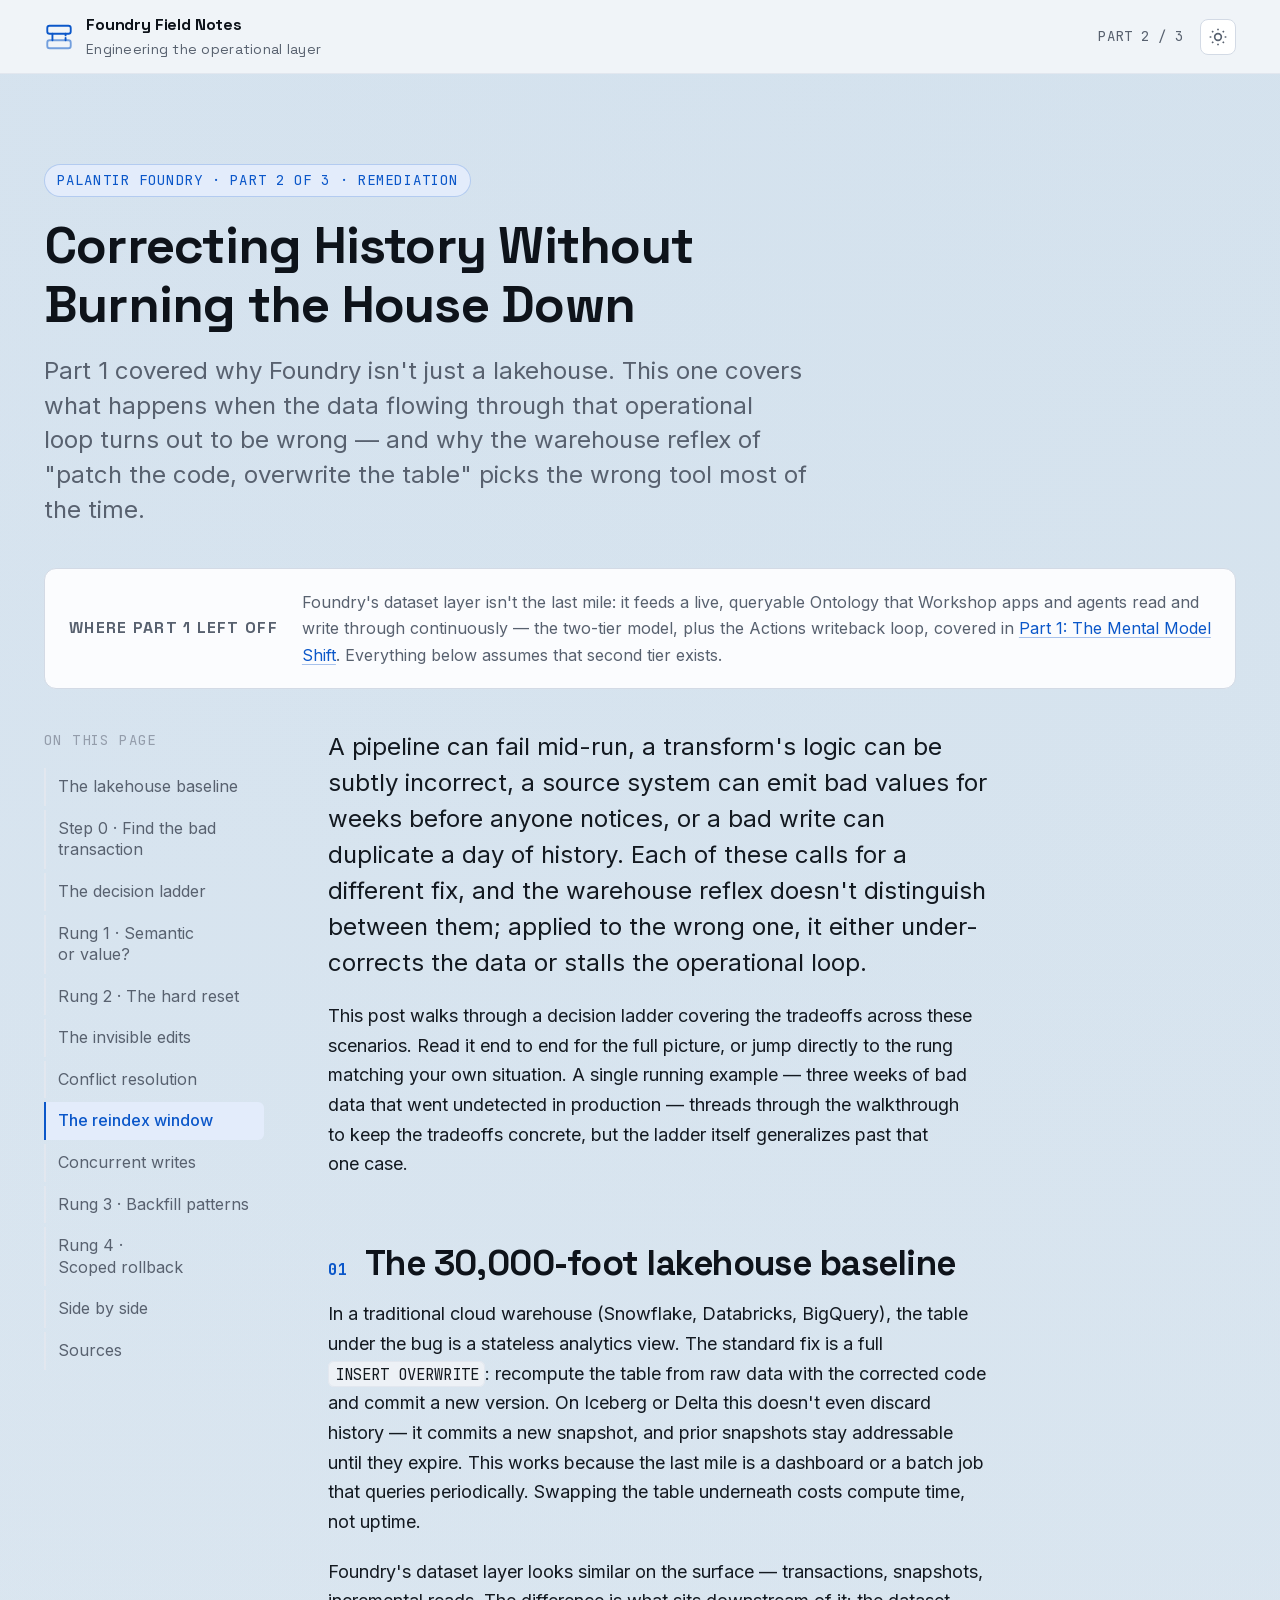
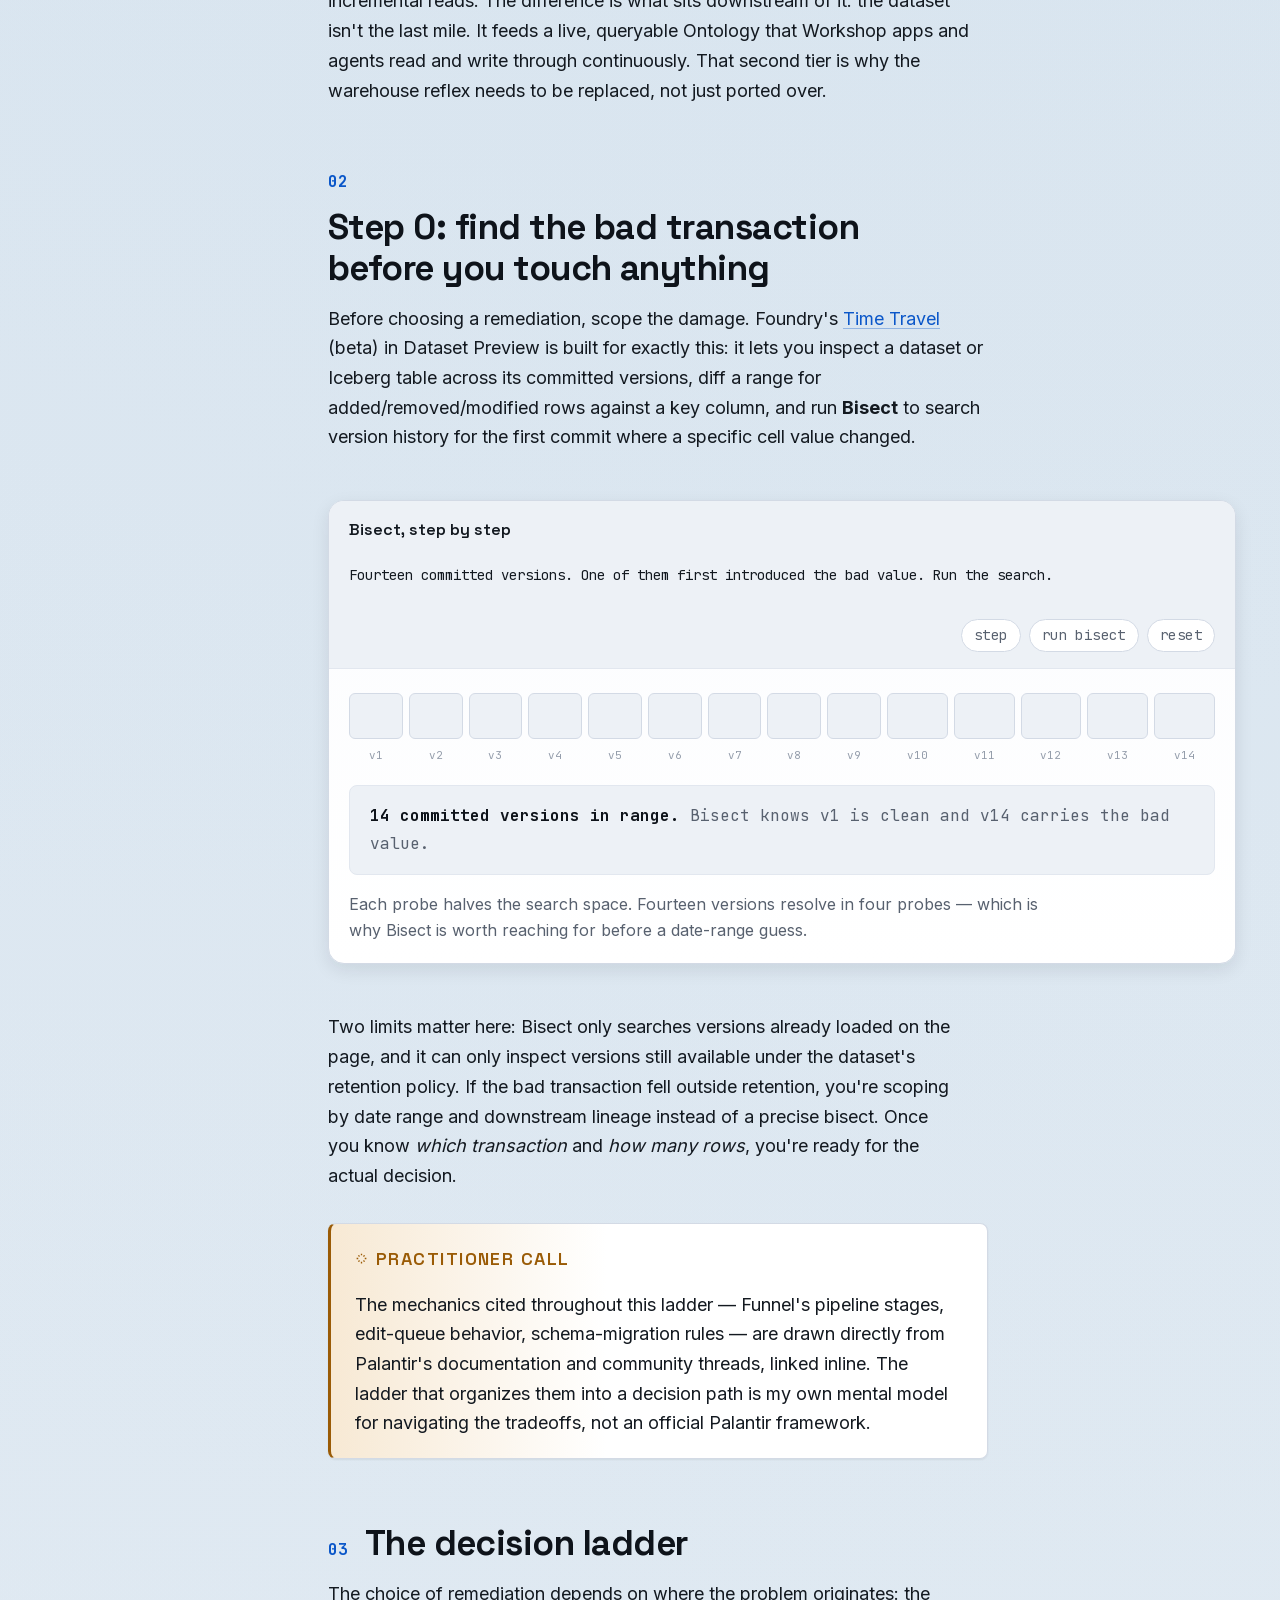
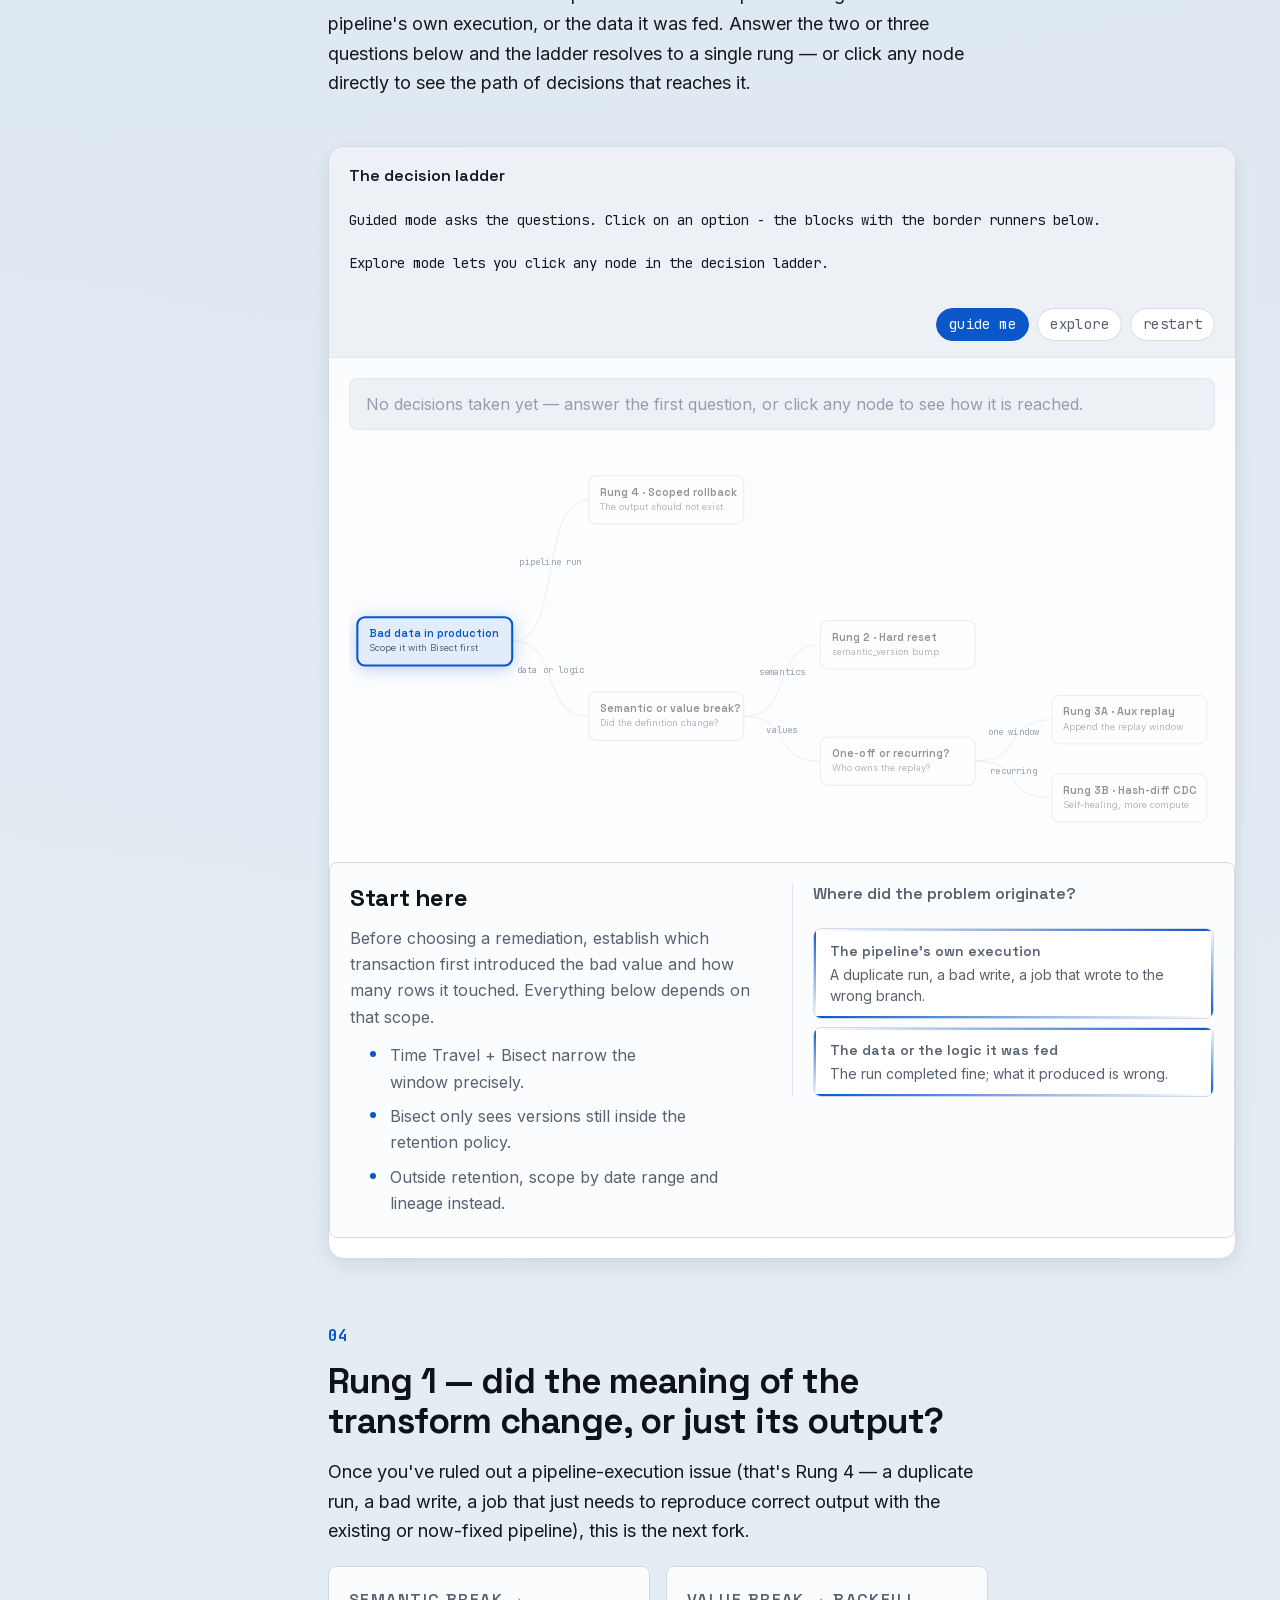
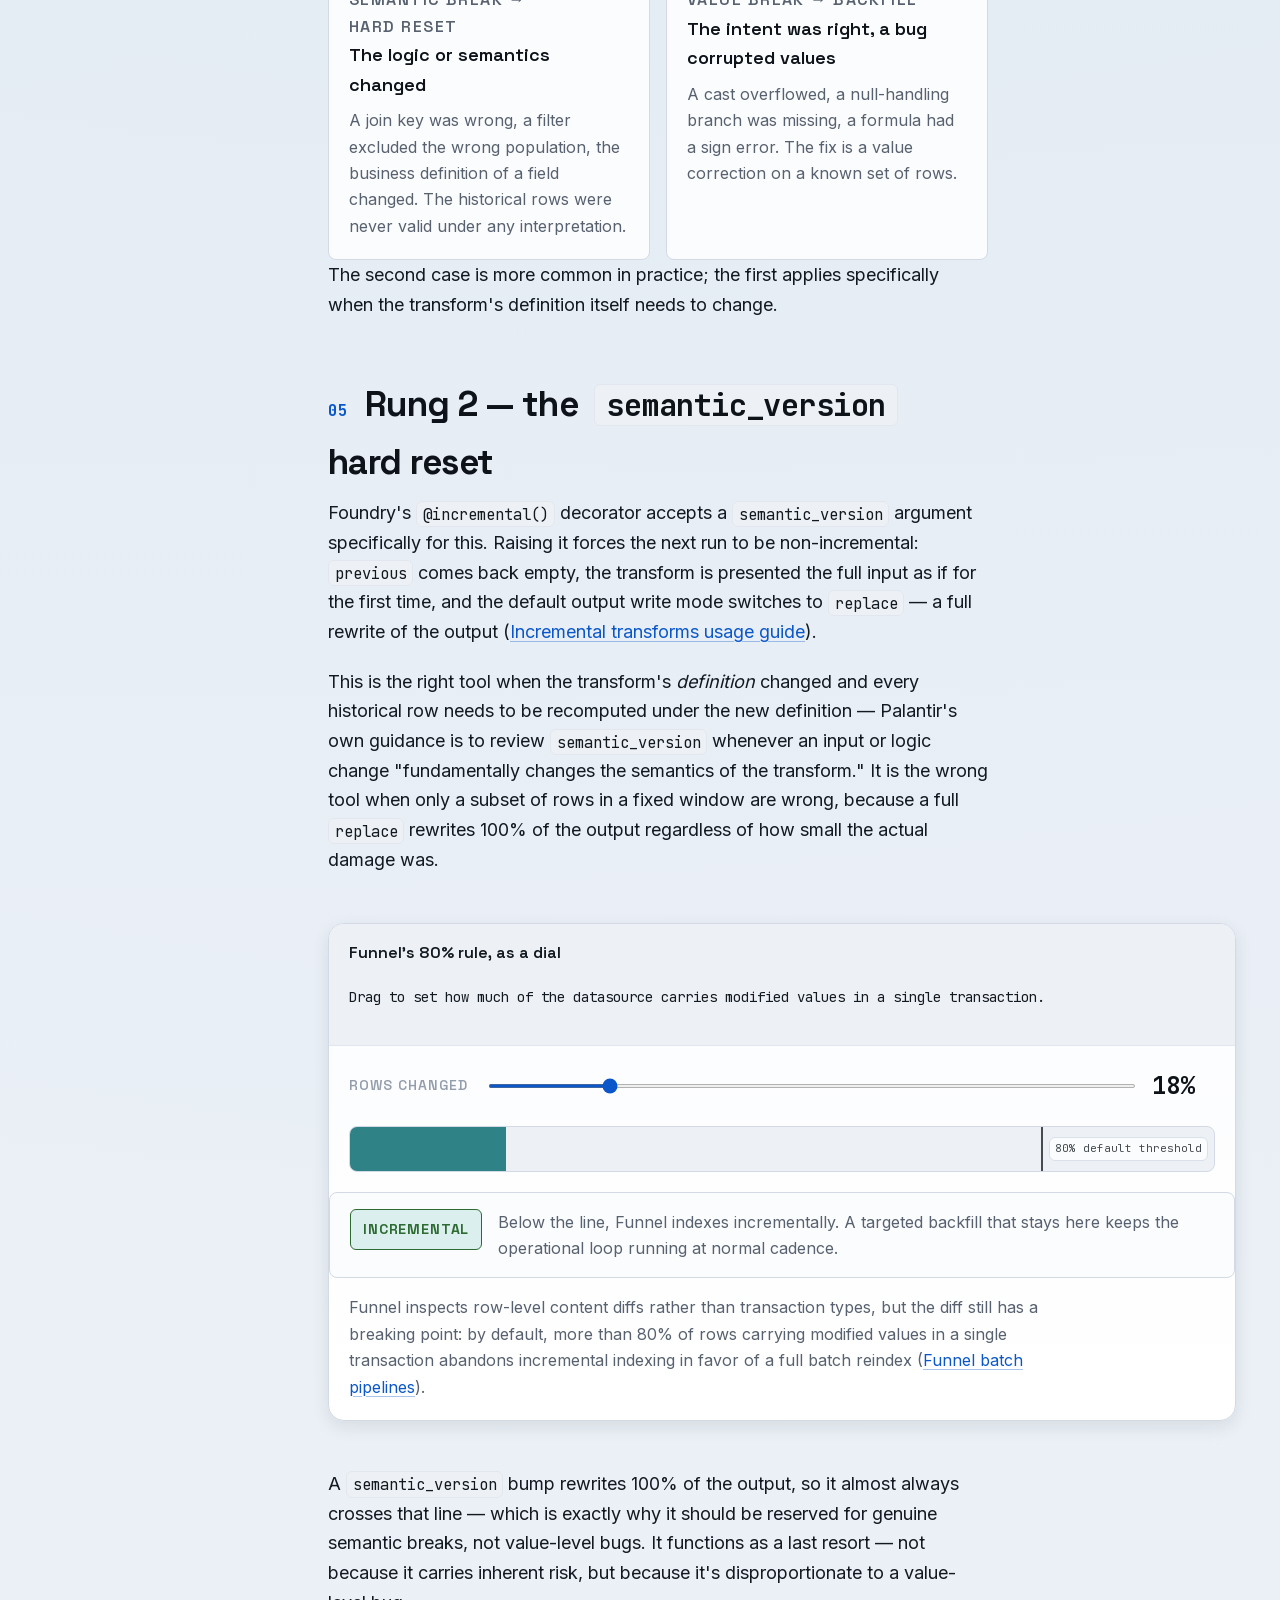
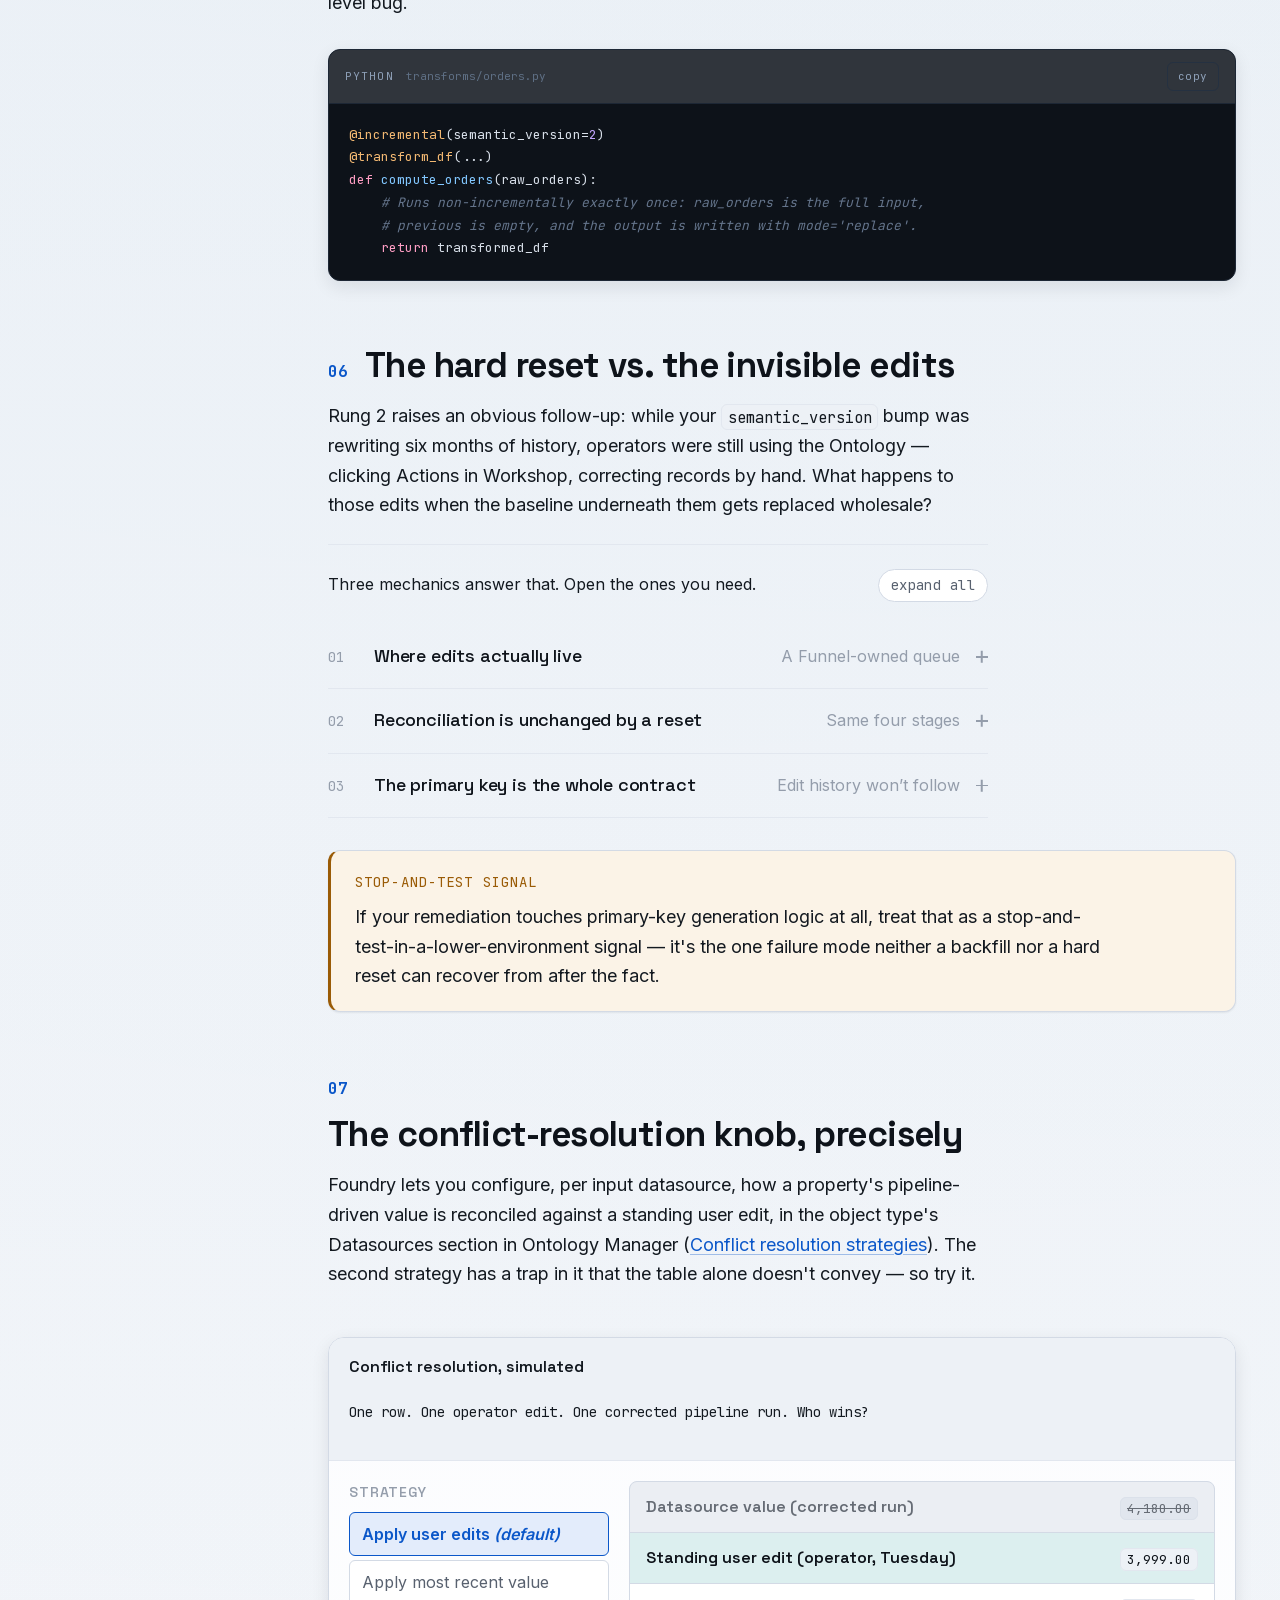
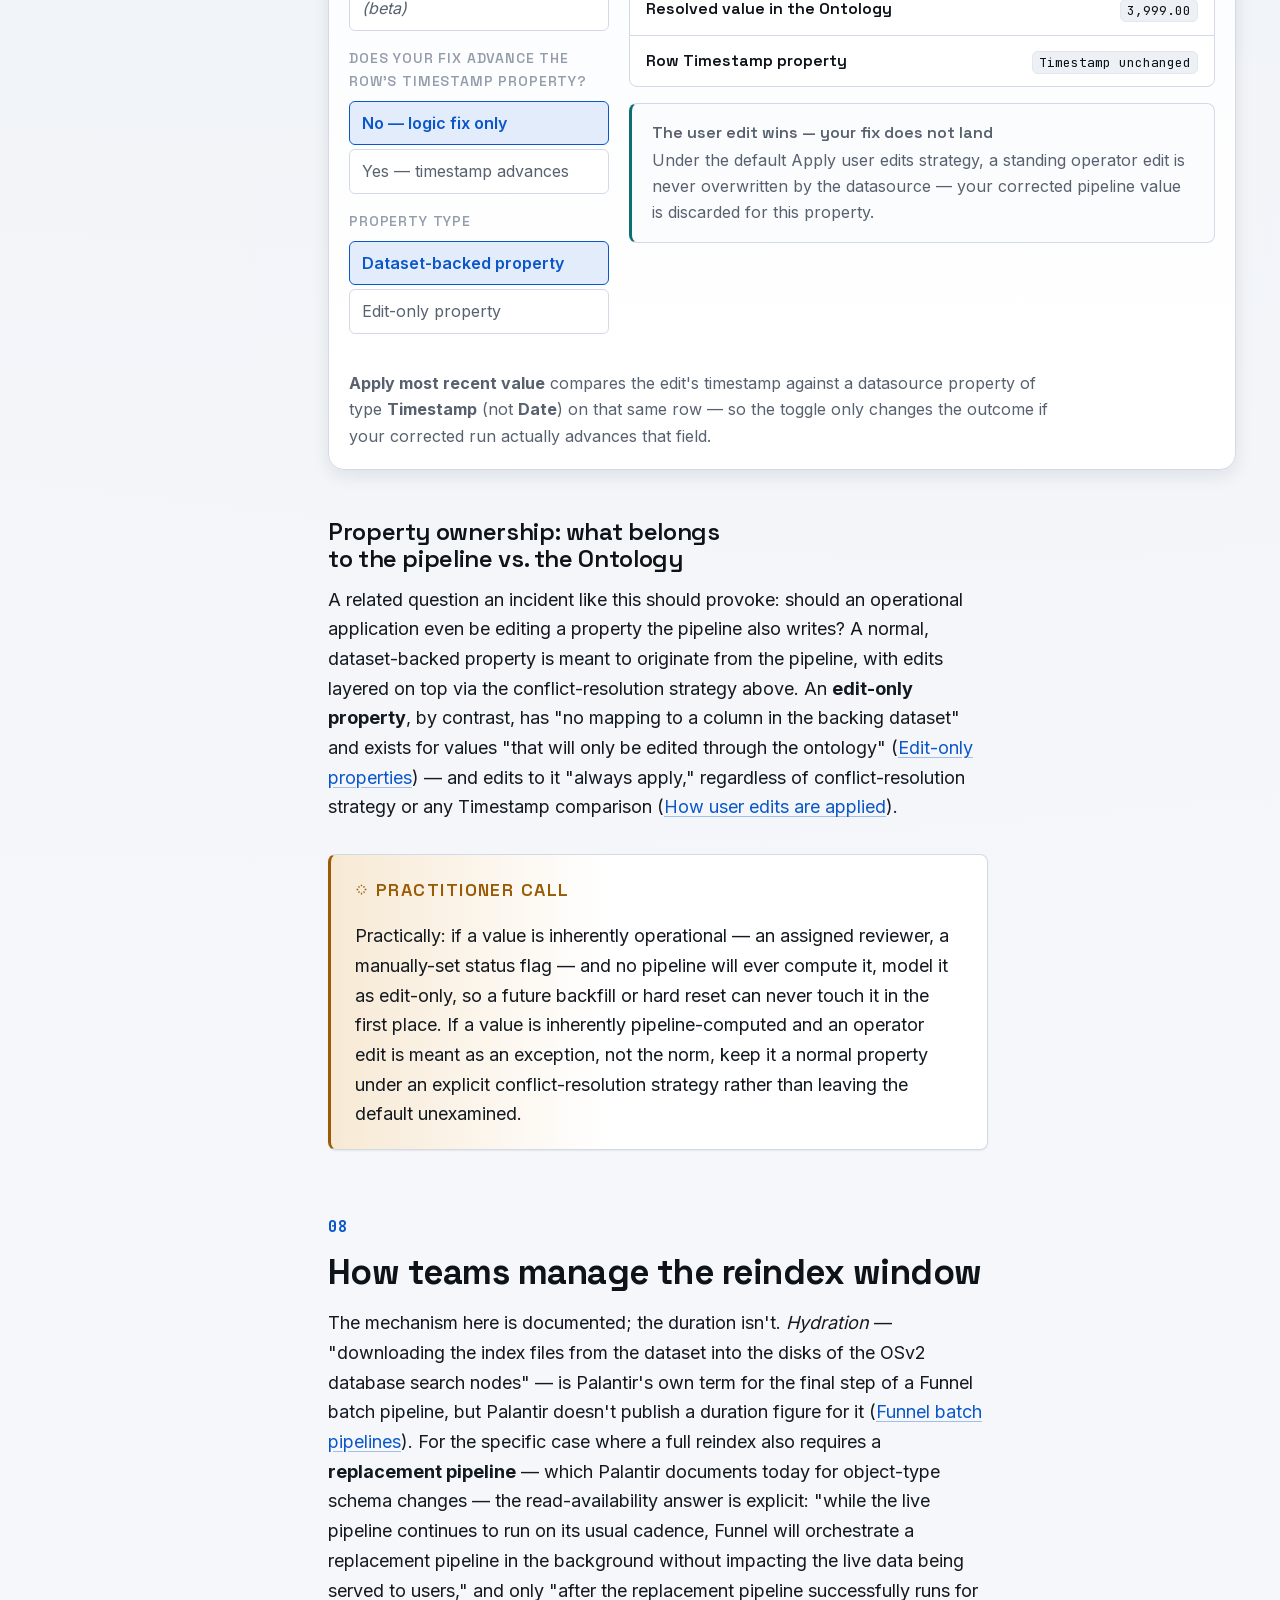
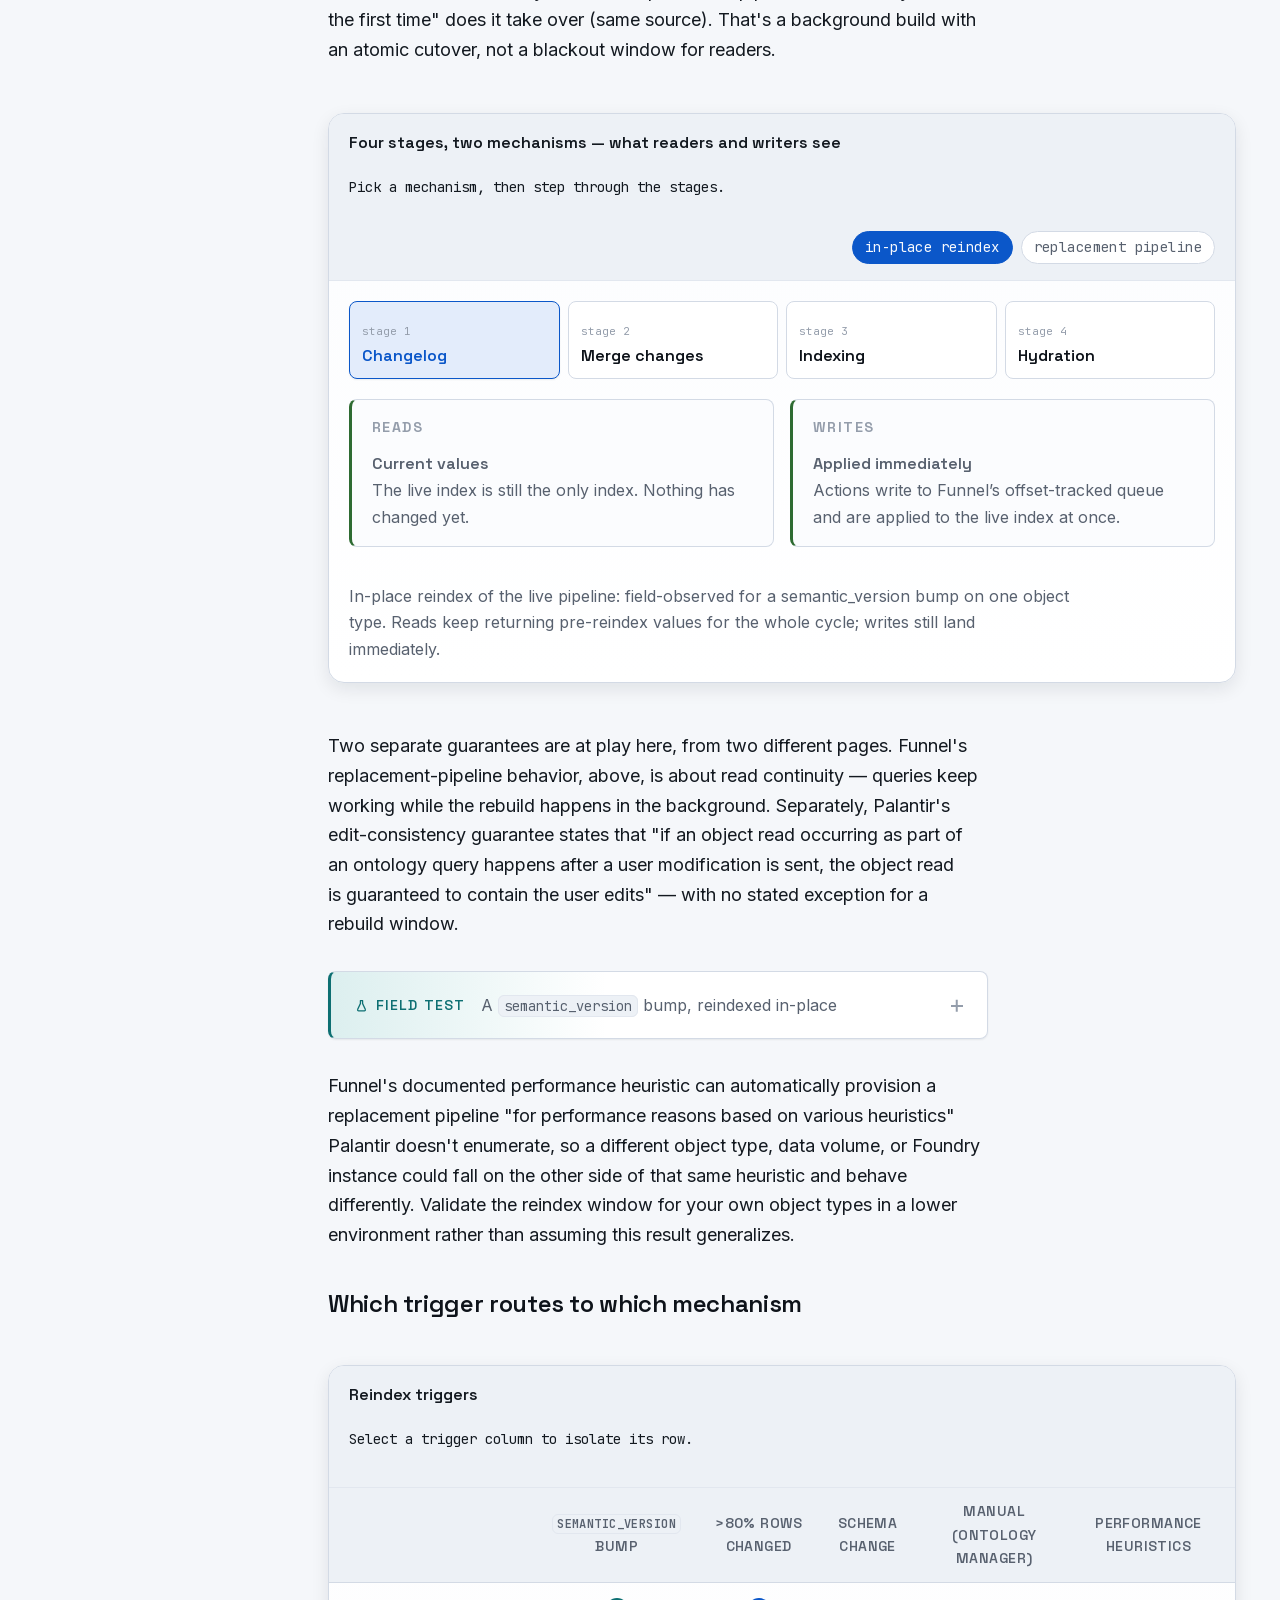
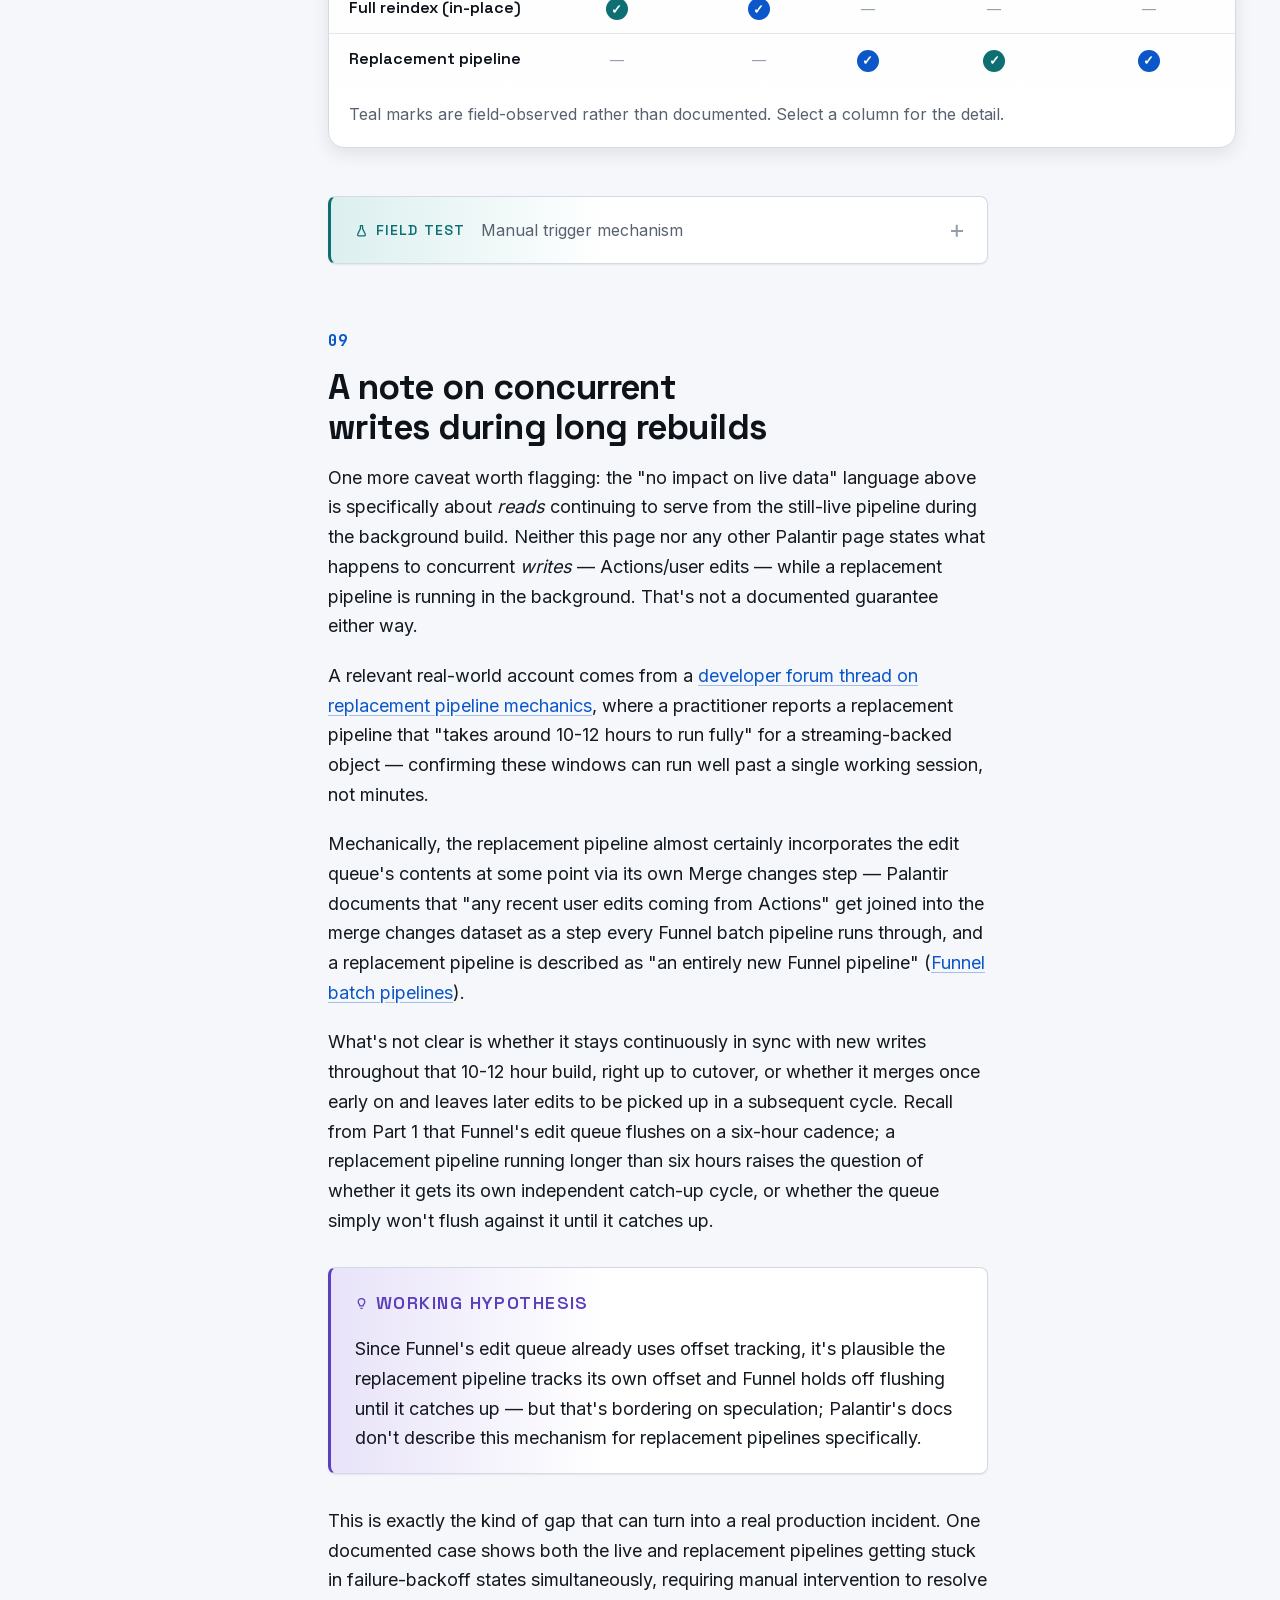
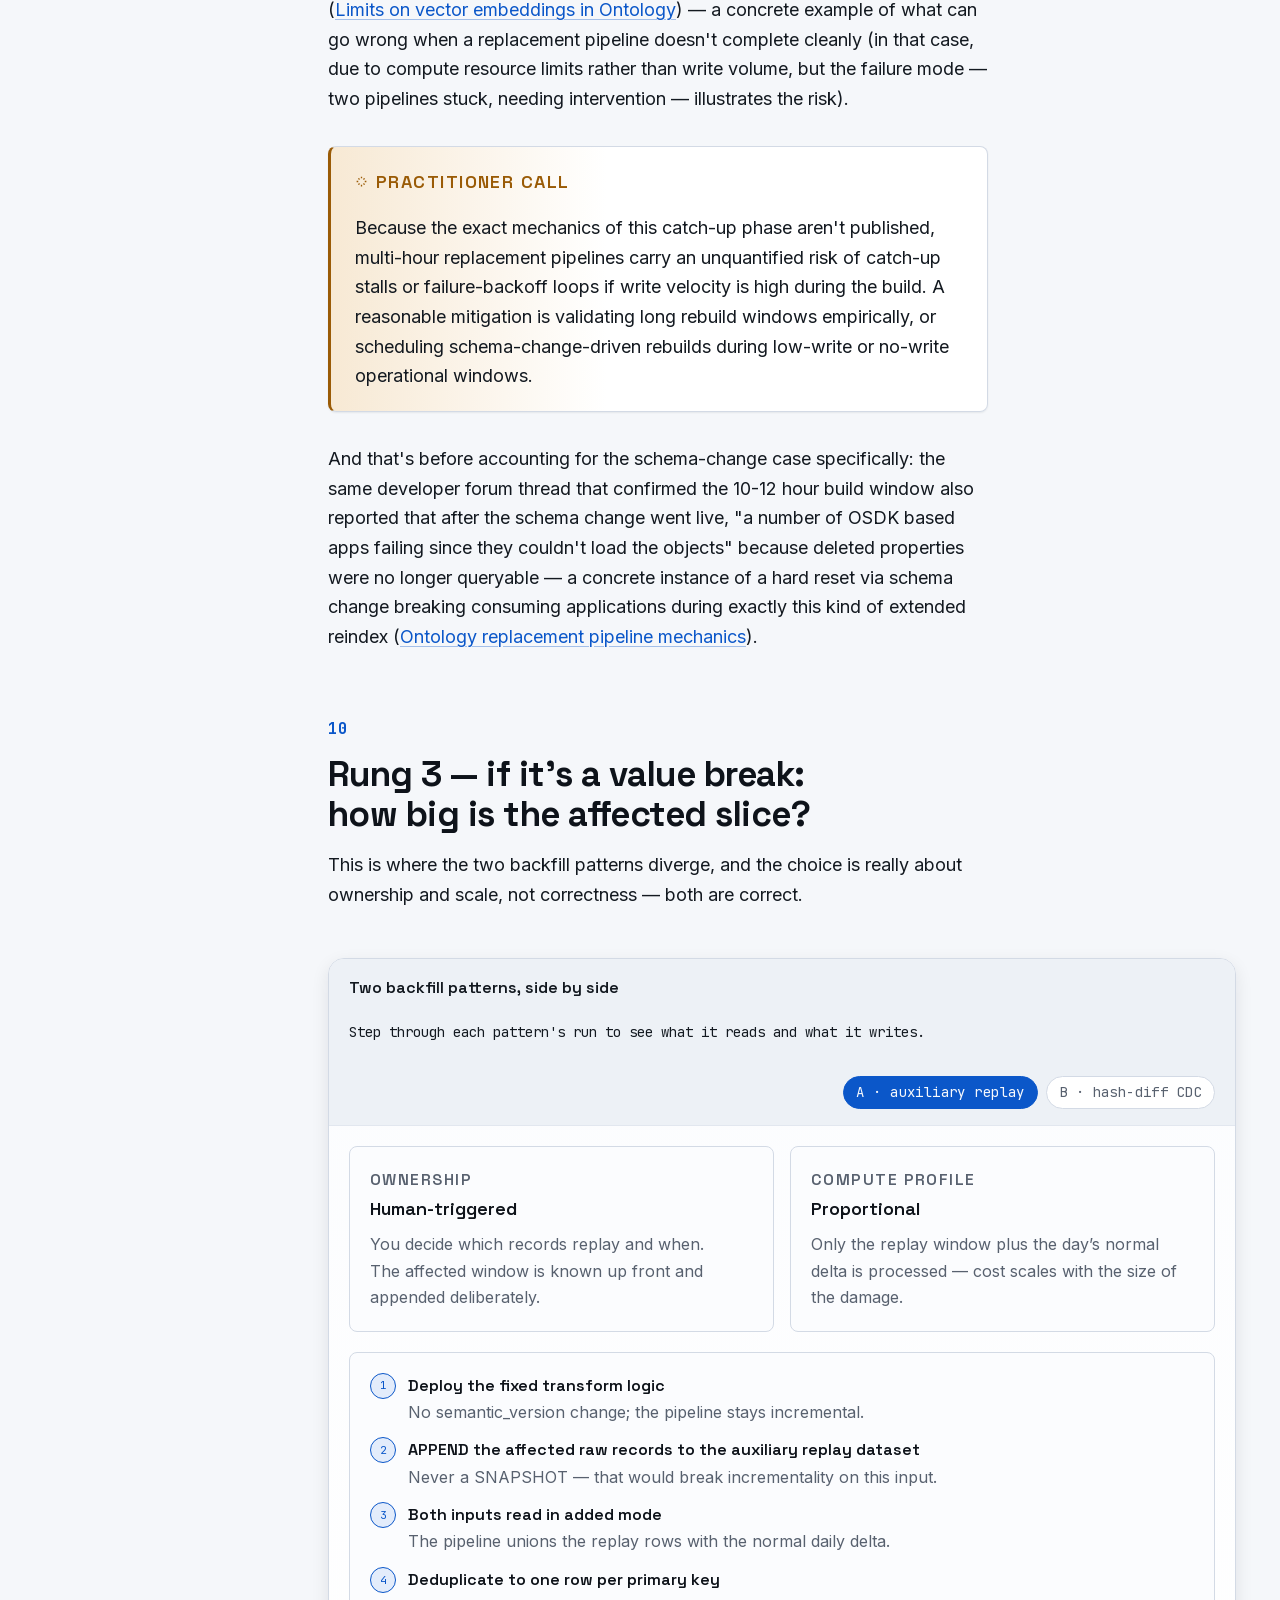
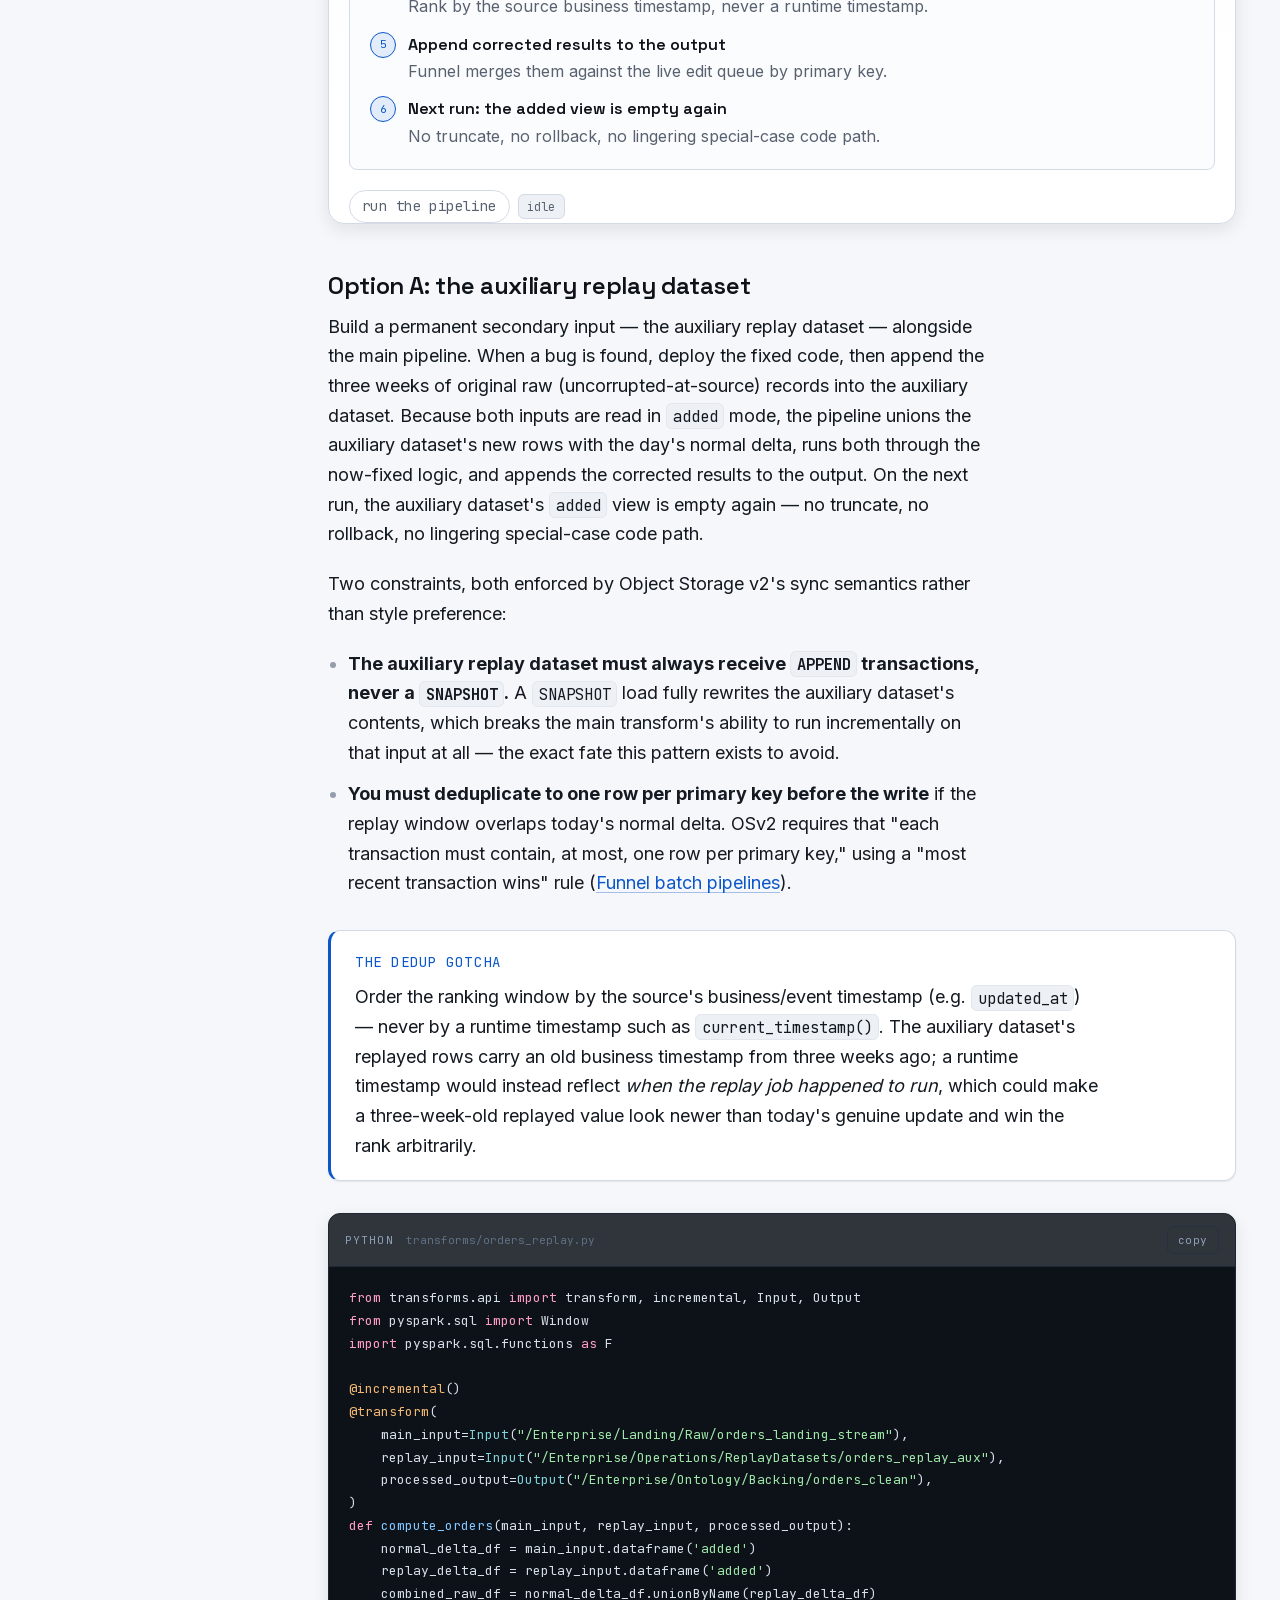
<file: part-2/index.html>
<!doctype html>
<html lang="en" data-theme="light">
  <head>
    <meta charset="utf-8" />
    <meta name="viewport" content="width=device-width, initial-scale=1" />
    <title>Correcting History Without Burning the House Down — Palantir Foundry, Part 2</title>
    <meta
      name="description"
      content="A decision ladder for remediating bad data in Palantir Foundry: semantic_version hard resets, auxiliary replay backfills, hash-diff CDC, and scoped rollback — and what each one does to the live Ontology."
    />
    <link rel="canonical" href="https://enterprisescale.github.io/part-2/" />
    <meta property="og:type" content="article" />
    <meta property="og:site_name" content="Foundry Field Notes" />
    <meta property="og:url" content="https://enterprisescale.github.io/part-2/" />
    <meta property="og:title" content="Correcting History Without Burning the House Down" />
    <meta
      property="og:description"
      content="Part 2 of a three-part guide to Palantir Foundry for data engineers: a decision ladder for fixing bad data without stalling the operational loop."
    />
    <meta property="og:image" content="https://enterprisescale.github.io/part-2/og-image.jpg" />
    <meta property="og:image:type" content="image/jpeg" />
    <meta property="og:image:width" content="1200" />
    <meta property="og:image:height" content="627" />
    <meta
      property="og:image:alt"
      content="A decision ladder for remediating bad data in Palantir Foundry, from scoped rollback to semantic_version hard reset."
    />
    <meta name="twitter:card" content="summary_large_image" />
    <meta name="twitter:title" content="Correcting History Without Burning the House Down" />
    <meta
      name="twitter:description"
      content="Part 2 of a three-part guide to Palantir Foundry for data engineers: a decision ladder for fixing bad data without stalling the operational loop."
    />
    <meta name="twitter:image" content="https://enterprisescale.github.io/part-2/og-image.jpg" />
    <meta
      name="twitter:image:alt"
      content="A decision ladder for remediating bad data in Palantir Foundry, from scoped rollback to semantic_version hard reset."
    />
    <link rel="preload" href="../fonts/Inter-Variable.woff2" as="font" type="font/woff2" crossorigin />
    <link rel="preload" href="../fonts/SpaceGrotesk-Variable.woff2" as="font" type="font/woff2" crossorigin />
    <link rel="preload" href="../fonts/JetBrainsMono-Variable.woff2" as="font" type="font/woff2" crossorigin />
    <link rel="stylesheet" href="../fonts.css" />
    <link rel="stylesheet" href="../style.css" />
    <link rel="stylesheet" href="part-2.css" />
    <link
      rel="icon"
      href="data:image/svg+xml,%3Csvg xmlns='http://www.w3.org/2000/svg' viewBox='0 0 32 32'%3E%3Crect x='4' y='4' width='24' height='9' rx='2.5' fill='none' stroke='%230b57c9' stroke-width='2.5'/%3E%3Crect x='4' y='19' width='24' height='9' rx='2.5' fill='none' stroke='%230d6f72' stroke-width='2.5'/%3E%3Cpath d='M22 13v6' stroke='%239a5b06' stroke-width='2.5'/%3E%3C/svg%3E"
    />
  </head>
  <body id="top">
    <div class="progress" id="progress" aria-hidden="true"></div>

    <header class="header">
      <div class="header__inner">
        <a class="brand" href="../" aria-label="Foundry Field Notes — home">
          <svg width="30" height="30" viewBox="0 0 32 32" fill="none" aria-hidden="true">
            <rect x="3.5" y="4" width="25" height="8.5" rx="2.5" stroke="currentColor" stroke-width="2" />
            <rect
              x="3.5"
              y="19.5"
              width="25"
              height="8.5"
              rx="2.5"
              stroke="currentColor"
              stroke-width="2"
              opacity="0.55"
            />
            <path d="M9 12.5v7" stroke="currentColor" stroke-width="2" stroke-linecap="round" />
            <path
              d="M23 19.5v-7"
              stroke="currentColor"
              stroke-width="2"
              stroke-linecap="round"
              stroke-dasharray="2.6 2.6"
            />
          </svg>
          <span class="brand__name">
            Foundry Field Notes
            <span class="brand__sub">Engineering the operational layer</span>
          </span>
        </a>
        <span class="header__spacer"></span>
        <span class="header__series">PART 2 / 3</span>
        <button class="icon-btn" data-theme-toggle aria-label="Switch to dark mode">
          <svg width="20" height="20" viewBox="0 0 24 24" fill="none" stroke="currentColor" stroke-width="2">
            <circle cx="12" cy="12" r="4" />
            <path d="M12 2v2M12 20v2M2 12h2M20 12h2M4.9 4.9l1.4 1.4M17.7 17.7l1.4 1.4M19.1 4.9l-1.4 1.4M6.3 17.7l-1.4 1.4" />
          </svg>
        </button>
      </div>
    </header>

    <main class="wrap">
      <section class="hero">
        <p class="eyebrow">Palantir Foundry · Part 2 of 3 · Remediation</p>
        <h1>Correcting History Without Burning the House Down</h1>
        <p class="hero__deck">
          Part 1 covered why Foundry isn't just a lakehouse. This one covers what happens when the data flowing through
          that operational loop turns out to be wrong — and why the warehouse reflex of "patch the code, overwrite the
          table" picks the wrong tool most of the time.
        </p>
      </section>

      <div class="p2-recap reveal">
        <p class="p2-recap__k">Where part 1 left off</p>
        <p>
          Foundry's dataset layer isn't the last mile: it feeds a live, queryable Ontology that Workshop apps and agents
          read and write through continuously — the two-tier model, plus the Actions writeback loop, covered in
          <a href="../part-1/">Part 1: The Mental Model Shift</a>. Everything below
          assumes that second tier exists.
        </p>
      </div>

      <div class="layout">
        <aside class="toc" aria-label="On this page">
          <p class="toc__title">On this page</p>
          <ol>
            <li><a href="#baseline">The lakehouse baseline</a></li>
            <li><a href="#step0">Step 0 · Find the bad transaction</a></li>
            <li><a href="#ladder">The decision ladder</a></li>
            <li><a href="#rung1">Rung 1 · Semantic or value?</a></li>
            <li><a href="#rung2">Rung 2 · The hard reset</a></li>
            <li><a href="#edits">The invisible edits</a></li>
            <li><a href="#conflict">Conflict resolution</a></li>
            <li><a href="#reindex">The reindex window</a></li>
            <li><a href="#writes">Concurrent writes</a></li>
            <li><a href="#rung3">Rung 3 · Backfill patterns</a></li>
            <li><a href="#rung4">Rung 4 · Scoped rollback</a></li>
            <li><a href="#sidebyside">Side by side</a></li>
            <li><a href="#sources">Sources</a></li>
          </ol>
        </aside>

        <article class="prose">
          <p class="lead">
            A pipeline can fail mid-run, a transform's logic can be subtly incorrect, a source system can emit bad values
            for weeks before anyone notices, or a bad write can duplicate a day of history. Each of these calls for a
            different fix, and the warehouse reflex doesn't distinguish between them; applied to the wrong one, it either
            under-corrects the data or stalls the operational loop.
          </p>

          <p>
            This post walks through a decision ladder covering the tradeoffs across these scenarios. Read it end to end
            for the full picture, or jump directly to the rung matching your own situation. A single running example —
            three weeks of bad data that went undetected in production — threads through the walkthrough to keep the
            tradeoffs concrete, but the ladder itself generalizes past that one case.
          </p>

          <h2 id="baseline"><span class="num">01</span>The 30,000-foot lakehouse baseline</h2>

          <p>
            In a traditional cloud warehouse (Snowflake, Databricks, BigQuery), the table under the bug is a stateless
            analytics view. The standard fix is a full <code>INSERT OVERWRITE</code>: recompute the table from raw data
            with the corrected code and commit a new version. On Iceberg or Delta this doesn't even discard history — it
            commits a new snapshot, and prior snapshots stay addressable until they expire. This works because the last
            mile is a dashboard or a batch job that queries periodically. Swapping the table underneath costs compute
            time, not uptime.
          </p>

          <p>
            Foundry's dataset layer looks similar on the surface — transactions, snapshots, incremental reads. The
            difference is what sits downstream of it: the dataset isn't the last mile. It feeds a live, queryable
            Ontology that Workshop apps and agents read and write through continuously. That second tier is why the
            warehouse reflex needs to be replaced, not just ported over.
          </p>

          <h2 id="step0"><span class="num">02</span>Step 0: find the bad transaction before you touch anything</h2>

          <p>
            Before choosing a remediation, scope the damage. Foundry's
            <a href="https://www.palantir.com/docs/foundry/dataset-preview/time-travel">Time Travel</a> (beta) in Dataset
            Preview is built for exactly this: it lets you inspect a dataset or Iceberg table across its committed
            versions, diff a range for added/removed/modified rows against a key column, and run <b>Bisect</b> to search
            version history for the first commit where a specific cell value changed.
          </p>

          <figure class="panel reveal">
            <div class="panel__head">
              <div>
                <p class="panel__title">Bisect, step by step</p>
                <p class="panel__hint">
                  Fourteen committed versions. One of them first introduced the bad value. Run the search.
                </p>
              </div>
              <div class="panel__actions">
                <button class="chip-btn" id="bisectStep">step</button>
                <button class="chip-btn" id="bisectAuto">run bisect</button>
                <button class="chip-btn" id="bisectReset">reset</button>
              </div>
            </div>
            <div class="p2-bisect__track" id="bisectTrack" aria-hidden="true"></div>
            <div class="p2-bisect__log" id="bisectLog" role="status" aria-live="polite"></div>
            <figcaption class="p2-figcap">
              Each probe halves the search space. Fourteen versions resolve in four probes — which is why Bisect is worth
              reaching for before a date-range guess.
            </figcaption>
          </figure>

          <p>
            Two limits matter here: Bisect only searches versions already loaded on the page, and it can only inspect
            versions still available under the dataset's retention policy. If the bad transaction fell outside retention,
            you're scoping by date range and downstream lineage instead of a precise bisect. Once you know
            <em>which transaction</em> and <em>how many rows</em>, you're ready for the actual decision.
          </p>

          <div class="p2-insight p2-insight--call">
            <p class="p2-insight__label">
              <svg width="13" height="13" viewBox="0 0 24 24" fill="none" stroke="currentColor" stroke-width="2.4">
                <path d="M12 3v3M12 18v3M3 12h3M18 12h3M6.3 6.3l2.1 2.1M15.6 15.6l2.1 2.1M17.7 6.3l-2.1 2.1M8.4 15.6l-2.1 2.1" />
              </svg>
              Practitioner call
            </p>
            <p>
              The mechanics cited throughout this ladder — Funnel's pipeline stages, edit-queue behavior,
              schema-migration rules — are drawn directly from Palantir's documentation and community threads, linked
              inline. The ladder that organizes them into a decision path is my own mental model for navigating the
              tradeoffs, not an official Palantir framework.
            </p>
          </div>

          <h2 id="ladder"><span class="num">03</span>The decision ladder</h2>

          <p>
            The choice of remediation depends on where the problem originates: the pipeline's own execution, or the data
            it was fed. Answer the two or three questions below and the ladder resolves to a single rung — or click any
            node directly to see the path of decisions that reaches it.
          </p>

          <figure class="panel reveal">
            <div class="panel__head">
              <div>
                <p class="panel__title">The decision ladder</p>
                <p class="panel__hint">Guided mode asks the questions. Click on an option - the blocks with the border runners below.</p>
                <p class="panel__hint">Explore mode lets you click any node in the decision ladder.</p>
              </div>
              <div class="panel__actions">
                <button class="chip-btn is-active" data-treemode="guide" aria-pressed="true">guide me</button>
                <button class="chip-btn" data-treemode="explore" aria-pressed="false">explore</button>
                <button class="chip-btn" id="treeReset">restart</button>
              </div>
            </div>

            <div class="p2-crumbs" id="treeCrumbs" role="status" aria-live="polite"></div>

            <div class="p2-tree">
              <div class="p2-tree__canvas">
                <svg id="treeSvg" viewBox="0 0 1040 456" role="img" aria-label="Interactive decision ladder">
                  <g id="treeEdges"></g>
                  <g id="treeLabels"></g>
                  <g id="treeNodes"></g>
                </svg>
              </div>
              <div class="p2-tree__aside" id="treeAside"></div>
            </div>

          </figure>

          <h2 id="rung1"><span class="num">04</span>Rung 1 — did the meaning of the transform change, or just its output?</h2>

          <p>
            Once you've ruled out a pipeline-execution issue (that's Rung 4 — a duplicate run, a bad write, a job that
            just needs to reproduce correct output with the existing or now-fixed pipeline), this is the next fork.
          </p>

          <div class="p2-grid2 reveal">
            <div class="p2-card">
              <p class="p2-kicker">Semantic break → hard reset</p>
              <h5>The logic or semantics changed</h5>
              <p>
                A join key was wrong, a filter excluded the wrong population, the business definition of a field changed.
                The historical rows were never valid under any interpretation.
              </p>
            </div>
            <div class="p2-card">
              <p class="p2-kicker">Value break → backfill</p>
              <h5>The intent was right, a bug corrupted values</h5>
              <p>
                A cast overflowed, a null-handling branch was missing, a formula had a sign error. The fix is a value
                correction on a known set of rows.
              </p>
            </div>
          </div>

          <p>
            The second case is more common in practice; the first applies specifically when the transform's definition
            itself needs to change.
          </p>

          <h2 id="rung2"><span class="num">05</span>Rung 2 — the <code>semantic_version</code> hard reset</h2>

          <p>
            Foundry's <code>@incremental()</code> decorator accepts a <code>semantic_version</code> argument specifically
            for this. Raising it forces the next run to be non-incremental: <code>previous</code> comes back empty, the
            transform is presented the full input as if for the first time, and the default output write mode switches to
            <code>replace</code> — a full rewrite of the output
            (<a href="https://palantir.com/docs/foundry/transforms-python/incremental-usage/"
              >Incremental transforms usage guide</a
            >).
          </p>

          <p>
            This is the right tool when the transform's <em>definition</em> changed and every historical row needs to be
            recomputed under the new definition — Palantir's own guidance is to review <code>semantic_version</code>
            whenever an input or logic change "fundamentally changes the semantics of the transform." It is the wrong
            tool when only a subset of rows in a fixed window are wrong, because a full <code>replace</code> rewrites
            100% of the output regardless of how small the actual damage was.
          </p>

          <figure class="panel reveal">
            <div class="panel__head">
              <div>
                <p class="panel__title">Funnel's 80% rule, as a dial</p>
                <p class="panel__hint">
                  Drag to set how much of the datasource carries modified values in a single transaction.
                </p>
              </div>
            </div>
            <div class="p2-slider">
              <div class="p2-slider__row">
                <label class="p2-controls__label" for="thresholdRange">rows changed</label>
                <input id="thresholdRange" type="range" min="0" max="100" value="18" step="1" />
                <span class="p2-slider__val" id="thresholdVal">18%</span>
              </div>
              <div class="p2-meter" id="thresholdMeter">
                <div class="p2-meter__fill" id="thresholdFill" style="width: 18%"></div>
                <div class="p2-meter__line"></div>
              </div>
              <div class="p2-verdict">
                <span class="p2-verdict__badge" id="thresholdBadge" data-mode="incremental">incremental</span>
                <p id="thresholdNote"></p>
              </div>
            </div>
            <figcaption class="p2-figcap">
              Funnel inspects row-level content diffs rather than transaction types, but the diff still has a breaking
              point: by default, more than 80% of rows carrying modified values in a single transaction abandons
              incremental indexing in favor of a full batch reindex
              (<a href="https://palantir.com/docs/foundry/object-indexing/funnel-batch-pipelines/"
                >Funnel batch pipelines</a
              >).
            </figcaption>
          </figure>

          <p>
            A <code>semantic_version</code> bump rewrites 100% of the output, so it almost always crosses that line —
            which is exactly why it should be reserved for genuine semantic breaks, not value-level bugs. It functions as
            a last resort — not because it carries inherent risk, but because it's disproportionate to a value-level bug.
          </p>

          <div class="codeblock">
            <div class="codeblock__head">
              <span class="codeblock__lang">python</span>
              <span class="codeblock__file">transforms/orders.py</span>
              <button class="copy-btn" data-copy="code-semver">copy</button>
            </div>
            <pre><code id="code-semver"><span class="t-dec">@incremental</span>(semantic_version=<span class="t-num">2</span>)
<span class="t-dec">@transform_df</span>(...)
<span class="t-kw">def</span> <span class="t-fn">compute_orders</span>(raw_orders):
    <span class="t-com"># Runs non-incrementally exactly once: raw_orders is the full input,</span>
    <span class="t-com"># previous is empty, and the output is written with mode='replace'.</span>
    <span class="t-kw">return</span> transformed_df</code></pre>
          </div>

          <h2 id="edits"><span class="num">06</span>The hard reset vs. the invisible edits</h2>

          <p>
            Rung 2 raises an obvious follow-up: while your <code>semantic_version</code> bump was rewriting six months of
            history, operators were still using the Ontology — clicking Actions in Workshop, correcting records by hand.
            What happens to those edits when the baseline underneath them gets replaced wholesale?
          </p>

          <div class="p2-led" data-led-group="edits">
            <div class="p2-led__bar">
              <p class="p2-led__label">Three mechanics answer that. Open the ones you need.</p>
              <button type="button" class="chip-btn" data-led-all="edits" aria-pressed="false">expand all</button>
            </div>

            <div class="p2-led__row">
              <button type="button" class="p2-led__sum" aria-expanded="false" aria-controls="led-edits-1">
                <span class="p2-led__n" aria-hidden="true">01</span>
                <span class="p2-led__t">Where edits actually live</span>
                <span class="p2-led__h">A Funnel-owned queue</span>
                <span class="p2-led__ic" aria-hidden="true"></span>
              </button>
              <div class="p2-led__rule" aria-hidden="true"></div>
              <div class="p2-led__wrap"><div class="p2-led__clip"><div class="p2-led__body" id="led-edits-1" role="region">
          <p>
            User edits are never written into your pipeline's own output dataset. When an Action fires, the Actions
            service sends a modification instruction to Funnel, which stores it in an offset-tracked queue, applies it
            immediately to the live OSv2 index (so reads are consistent right away), and only later flushes it into a
            separate, Funnel-owned merged dataset that combines datasource rows with user edits — a dataset that never
            appears in your pipeline's build graph
            (<a href="https://www.palantir.com/docs/foundry/object-edits/how-edits-applied/">How user edits are applied</a
            >). Your <code>semantic_version</code> reset rewrites the dataset <em>you</em> own; it does not touch that
            separate edit queue at all.
          </p>

          
              </div></div></div>
            </div>

            <div class="p2-led__row">
              <button type="button" class="p2-led__sum" aria-expanded="false" aria-controls="led-edits-2">
                <span class="p2-led__n" aria-hidden="true">02</span>
                <span class="p2-led__t">Reconciliation is unchanged by a reset</span>
                <span class="p2-led__h">Same four stages</span>
                <span class="p2-led__ic" aria-hidden="true"></span>
              </button>
              <div class="p2-led__rule" aria-hidden="true"></div>
              <div class="p2-led__wrap"><div class="p2-led__clip"><div class="p2-led__body" id="led-edits-2" role="region">
          <p>
            Every Funnel batch pipeline — incremental or full-reindex — runs the same four stages: changelog, merge
            changes, indexing, hydration. The merge-changes step is where "all changelog datasets from the changelog step
            and any recent user edits coming from Actions are joined by the object type's primary key to merge all
            changes"
            (<a href="https://palantir.com/docs/foundry/object-indexing/funnel-batch-pipelines/">Funnel batch pipelines</a
            >). That step doesn't change based on whether the trigger was a normal incremental update or a
            <code>semantic_version</code> full rewrite — the freshly recomputed baseline still gets merged against the
            same live edit queue by primary key. A hard reset doesn't blow away six months of Workshop edits by
            mechanism; it recomputes the <em>baseline</em> those edits get layered onto, using the object type's
            configured conflict-resolution strategy per property.
          </p>

          
              </div></div></div>
            </div>

            <div class="p2-led__row">
              <button type="button" class="p2-led__sum" aria-expanded="false" aria-controls="led-edits-3">
                <span class="p2-led__n" aria-hidden="true">03</span>
                <span class="p2-led__t">The primary key is the whole contract</span>
                <span class="p2-led__h">Edit history won’t follow</span>
                <span class="p2-led__ic" aria-hidden="true"></span>
              </button>
              <div class="p2-led__rule" aria-hidden="true"></div>
              <div class="p2-led__wrap"><div class="p2-led__clip"><div class="p2-led__body" id="led-edits-3" role="region">
          <p>
            That merge is keyed strictly on primary key value, and the underlying risk isn't unique to Foundry: in a
            lakehouse, changing how a table's join or primary key is generated is also a breaking change for every
            downstream consumer's contract, since anything joining on that key silently stops matching. Foundry adds an
            edit-specific consequence on top of that shared risk, worth separating by how well-documented each is:
          </p>

          <ul>
            <li>
              <b>Reassigning which property serves as the primary key</b> is a documented breaking schema change. On
              Object Storage v1, "user edits cannot be migrated" through this change and are lost outright absent a
              "time-consuming and complex manual intervention." On Object Storage v2, the schema migration framework
              provides predefined migrations for other breaking changes, but "the framework does not support applying
              migration instructions on the primary key property of object types" — Palantir does not document a
              supported path for carrying edits through a primary-key reassignment
              (<a href="https://www.palantir.com/docs/foundry/object-edits/schema-migrations">Manage schema changes</a>).
            </li>
            <li>
              <b>Leaving the schema alone but changing how the existing primary-key column's values are computed</b> (new
              hashing logic, a new surrogate-key sequence, a case-sensitivity fix) isn't a documented "schema change" —
              this is inference from the PK-keyed identity model, not a quoted platform guarantee. The old key values
              disappear from the datasource, which the default conflict strategy treats the same as a deleted row
              (permanently, even if a matching row "reappears" later under the old key), and the new key values arrive as
              brand-new objects with no edit history attached.
            </li>
          </ul>

          
              </div></div></div>
            </div>
          </div>

          <div class="callout callout--warn">
            <p class="callout__label">Stop-and-test signal</p>
            <p>
              If your remediation touches primary-key generation logic at all, treat that as a
              stop-and-test-in-a-lower-environment signal — it's the one failure mode neither a backfill nor a hard reset
              can recover from after the fact.
            </p>
          </div>

          <h2 id="conflict"><span class="num">07</span>The conflict-resolution knob, precisely</h2>

          <p>
            Foundry lets you configure, per input datasource, how a property's pipeline-driven value is reconciled
            against a standing user edit, in the object type's Datasources section in Ontology Manager
            (<a
              href="https://community.palantir.com/t/introducing-conflict-resolution-strategies-for-ontology-user-edits-and-datasource-updates-ga/346"
              >Conflict resolution strategies</a
            >). The second strategy has a trap in it that the table alone doesn't convey — so try it.
          </p>

          <figure class="panel reveal">
            <div class="panel__head">
              <div>
                <p class="panel__title">Conflict resolution, simulated</p>
                <p class="panel__hint">One row. One operator edit. One corrected pipeline run. Who wins?</p>
              </div>
            </div>
            <div class="p2-sim">
              <div class="p2-sim__controls">
                <div class="p2-field">
                  <span class="p2-field__label">Strategy</span>
                  <div class="p2-seg" id="simStrategy">
                    <button data-v="edits" class="is-on">Apply user edits <em>(default)</em></button>
                    <button data-v="recent">Apply most recent value <em>(beta)</em></button>
                  </div>
                </div>
                <div class="p2-field">
                  <span class="p2-field__label">Does your fix advance the row's Timestamp property?</span>
                  <div class="p2-seg" id="simBump">
                    <button data-v="no" class="is-on">No — logic fix only</button>
                    <button data-v="yes">Yes — timestamp advances</button>
                  </div>
                </div>
                <div class="p2-field">
                  <span class="p2-field__label">Property type</span>
                  <div class="p2-seg" id="simProp">
                    <button data-v="normal" class="is-on">Dataset-backed property</button>
                    <button data-v="editonly">Edit-only property</button>
                  </div>
                </div>
              </div>
              <div class="p2-sim__stage">
                <div class="p2-row" id="simRow"></div>
                <div class="p2-outcome" id="simOutcome" data-w="edit"></div>
              </div>
            </div>
            <figcaption class="p2-figcap">
              <b>Apply most recent value</b> compares the edit's timestamp against a datasource property of type
              <b>Timestamp</b> (not <b>Date</b>) on that same row — so the toggle only changes the outcome if your
              corrected run actually advances that field.
            </figcaption>
          </figure>

          <h3>Property ownership: what belongs to the pipeline vs. the Ontology</h3>

          <p>
            A related question an incident like this should provoke: should an operational application even be editing a
            property the pipeline also writes? A normal, dataset-backed property is meant to originate from the pipeline,
            with edits layered on top via the conflict-resolution strategy above. An <b>edit-only property</b>, by
            contrast, has "no mapping to a column in the backing dataset" and exists for values "that will only be edited
            through the ontology"
            (<a href="https://www.palantir.com/docs/foundry/object-link-types/edit-only-properties">Edit-only properties</a
            >) — and edits to it "always apply," regardless of conflict-resolution strategy or any Timestamp comparison
            (<a href="https://www.palantir.com/docs/foundry/object-edits/how-edits-applied/">How user edits are applied</a
            >).
          </p>

          <div class="p2-insight p2-insight--call">
            <p class="p2-insight__label">
              <svg width="13" height="13" viewBox="0 0 24 24" fill="none" stroke="currentColor" stroke-width="2.4">
                <path d="M12 3v3M12 18v3M3 12h3M18 12h3M6.3 6.3l2.1 2.1M15.6 15.6l2.1 2.1M17.7 6.3l-2.1 2.1M8.4 15.6l-2.1 2.1" />
              </svg>
              Practitioner call
            </p>
            <p>
              Practically: if a value is inherently operational — an assigned reviewer, a manually-set status flag — and
              no pipeline will ever compute it, model it as edit-only, so a future backfill or hard reset can never touch
              it in the first place. If a value is inherently pipeline-computed and an operator edit is meant as an
              exception, not the norm, keep it a normal property under an explicit conflict-resolution strategy rather
              than leaving the default unexamined.
            </p>
          </div>

          <h2 id="reindex"><span class="num">08</span>How teams manage the reindex window</h2>

          <p>
            The mechanism here is documented; the duration isn't. <em>Hydration</em> — "downloading the index files from
            the dataset into the disks of the OSv2 database search nodes" — is Palantir's own term for the final step of a
            Funnel batch pipeline, but Palantir doesn't publish a duration figure for it
            (<a href="https://palantir.com/docs/foundry/object-indexing/funnel-batch-pipelines/">Funnel batch pipelines</a
            >). For the specific case where a full reindex also requires a <b>replacement pipeline</b> — which Palantir
            documents today for object-type schema changes — the read-availability answer is explicit: "while the live
            pipeline continues to run on its usual cadence, Funnel will orchestrate a replacement pipeline in the
            background without impacting the live data being served to users," and only "after the replacement pipeline
            successfully runs for the first time" does it take over (same source). That's a background build with an
            atomic cutover, not a blackout window for readers.
          </p>

          <figure class="panel reveal">
            <div class="panel__head">
              <div>
                <p class="panel__title">Four stages, two mechanisms — what readers and writers see</p>
                <p class="panel__hint">Pick a mechanism, then step through the stages.</p>
              </div>
              <div class="panel__actions">
                <button class="chip-btn is-active" data-mech="inplace" aria-pressed="true">in-place reindex</button>
                <button class="chip-btn" data-mech="replacement" aria-pressed="false">replacement pipeline</button>
              </div>
            </div>
            <div class="p2-stages">
              <div class="p2-stages__track" id="stageTrack"></div>
              <div class="p2-rw">
                <div class="p2-rw__box" id="stageReads" data-s="ok"></div>
                <div class="p2-rw__box" id="stageWrites" data-s="ok"></div>
              </div>
            </div>
            <figcaption class="p2-figcap" id="stageCap"></figcaption>
          </figure>

          <p>
            Two separate guarantees are at play here, from two different pages. Funnel's replacement-pipeline behavior,
            above, is about read continuity — queries keep working while the rebuild happens in the background.
            Separately, Palantir's edit-consistency guarantee states that "if an object read occurring as part of an
            ontology query happens after a user modification is sent, the object read is guaranteed to contain the user
            edits" — with no stated exception for a rebuild window.
          </p>

          <div class="p2-insight p2-insight--test p2-insight--fold" data-fold>
            <button type="button" class="p2-insight__sum" aria-expanded="false" aria-controls="note-reindex">
              <span class="p2-insight__label">
                <svg width="13" height="13" viewBox="0 0 24 24" fill="none" stroke="currentColor" stroke-width="2.4" aria-hidden="true">
                  <path d="M9 3h6M10 3v5.5L5 19a2 2 0 0 0 1.8 2.9h10.4A2 2 0 0 0 19 19l-5-10.5V3" />
                </svg>
                Field test
              </span>
              <span class="p2-insight__teaser"
                >A <code>semantic_version</code> bump, reindexed in-place</span
              >
              <span class="p2-insight__ic" aria-hidden="true"></span>
            </button>
            <div class="p2-insight__wrap">
              <div class="p2-insight__clip">
                <div class="p2-insight__body" id="note-reindex" role="region" aria-label="Field test detail">
                  <p>
                    One environment, one object type: a <code>semantic_version</code> bump reindexed the live pipeline
                    in-place rather than provisioning a replacement pipeline. Reads kept returning pre-bump values for
                    the entire changelog-to-hydration cycle — no errors, no downtime, just pre-bump counts until the
                    process finished. Separately, edits submitted mid-cycle (during indexing and during hydration) were
                    reflected immediately in SQL Console, consistent with Palantir's documented edit-consistency
                    guarantee, which states no exception for a rebuild window
                    (<a href="https://www.palantir.com/docs/foundry/object-edits/how-edits-applied/"
                      >How user edits are applied</a
                    >). Neither page documents the mechanism behind that — whether writes land on the still-live old
                    index while queued edits apply on top until cutover — but the outcome held. One data point, not a
                    guarantee it generalizes; validate in a lower environment for your own object types.
                  </p>
                </div>
              </div>
            </div>
          </div>

          <p>
            Funnel's documented performance heuristic can automatically provision a replacement pipeline "for performance
            reasons based on various heuristics" Palantir doesn't enumerate, so a different object type, data volume, or
            Foundry instance could fall on the other side of that same heuristic and behave differently. Validate the
            reindex window for your own object types in a lower environment rather than assuming this result generalizes.
          </p>

          <h3>Which trigger routes to which mechanism</h3>

          <figure class="panel reveal">
            <div class="panel__head">
              <div>
                <p class="panel__title">Reindex triggers</p>
                <p class="panel__hint">Select a trigger column to isolate its row.</p>
              </div>
            </div>
            <div class="table-wrap">
              <table class="p2-matrix" id="triggerMatrix">
                <thead>
                  <tr>
                    <th scope="col" style="cursor: default"></th>
                    <th scope="col" data-col="0"><code>semantic_version</code> bump</th>
                    <th scope="col" data-col="1">&gt;80% rows changed</th>
                    <th scope="col" data-col="2">Schema change</th>
                    <th scope="col" data-col="3">Manual (Ontology Manager)</th>
                    <th scope="col" data-col="4">Performance heuristics</th>
                  </tr>
                </thead>
                <tbody>
                  <tr>
                    <th scope="row">Full reindex (in-place)</th>
                    <td data-col="0"><span class="p2-mark p2-mark--test">✓</span></td>
                    <td data-col="1"><span class="p2-mark">✓</span></td>
                    <td data-col="2"><em>—</em></td>
                    <td data-col="3"><em>—</em></td>
                    <td data-col="4"><em>—</em></td>
                  </tr>
                  <tr>
                    <th scope="row">Replacement pipeline</th>
                    <td data-col="0"><em>—</em></td>
                    <td data-col="1"><em>—</em></td>
                    <td data-col="2"><span class="p2-mark">✓</span></td>
                    <td data-col="3"><span class="p2-mark p2-mark--test">✓</span></td>
                    <td data-col="4"><span class="p2-mark">✓</span></td>
                  </tr>
                </tbody>
              </table>
            </div>
            <figcaption class="p2-figcap" id="matrixCap">
              Teal marks are field-observed rather than documented. Select a column for the detail.
            </figcaption>
          </figure>

          <div class="p2-insight p2-insight--test p2-insight--fold" data-fold>
            <button type="button" class="p2-insight__sum" aria-expanded="false" aria-controls="note-reindex-2">
              <span class="p2-insight__label">
                <svg width="13" height="13" viewBox="0 0 24 24" fill="none" stroke="currentColor" stroke-width="2.4" aria-hidden="true">
                  <path d="M9 3h6M10 3v5.5L5 19a2 2 0 0 0 1.8 2.9h10.4A2 2 0 0 0 19 19l-5-10.5V3" />
                </svg>
                Field test
              </span>
              <span class="p2-insight__teaser"
                >Manual trigger mechanism</span
              >
              <span class="p2-insight__ic" aria-hidden="true"></span>
            </button>
            <div class="p2-insight__wrap">
              <div class="p2-insight__clip">
                <div class="p2-insight__body" id="note-reindex-2" role="region" aria-label="Field test detail">
                  <p>
                    Palantir's documentation doesn't specify which mechanism a manual trigger uses. Testing in one Foundry
                    instance observed a replacement pipeline being provisioned, with the object type remaining queryable via
                    SQL Console throughout — consistent with the documented replacement-pipeline read-continuity guarantee,
                    though replacement pipeline not confirmed as universal behavior across Foundry versions or configurations.
                  </p>
                </div>
              </div>
            </div>
          </div>

          <h2 id="writes"><span class="num">09</span>A note on concurrent writes during long rebuilds</h2>

          <p>
            One more caveat worth flagging: the "no impact on live data" language above is specifically about
            <em>reads</em> continuing to serve from the still-live pipeline during the background build. Neither this
            page nor any other Palantir page states what happens to concurrent <em>writes</em> — Actions/user edits —
            while a replacement pipeline is running in the background. That's not a documented guarantee either way.
          </p>

          <p>
            A relevant real-world account comes from a
            <a href="https://community.palantir.com/t/ontology-replacement-pipeline-mechanics/6570"
              >developer forum thread on replacement pipeline mechanics</a
            >, where a practitioner reports a replacement pipeline that "takes around 10-12 hours to run fully" for a
            streaming-backed object — confirming these windows can run well past a single working session, not minutes.
          </p>

          <p>
            Mechanically, the replacement pipeline almost certainly incorporates the edit queue's contents at some point
            via its own Merge changes step — Palantir documents that "any recent user edits coming from Actions" get
            joined into the merge changes dataset as a step every Funnel batch pipeline runs through, and a replacement
            pipeline is described as "an entirely new Funnel pipeline"
            (<a href="https://palantir.com/docs/foundry/object-indexing/funnel-batch-pipelines/">Funnel batch pipelines</a
            >).
          </p>

          <p>
            What's not clear is whether it stays continuously in sync with new writes throughout that 10-12 hour build,
            right up to cutover, or whether it merges once early on and leaves later edits to be picked up in a
            subsequent cycle. Recall from Part 1 that Funnel's edit queue flushes on a six-hour cadence; a replacement
            pipeline running longer than six hours raises the question of whether it gets its own independent catch-up
            cycle, or whether the queue simply won't flush against it until it catches up.
          </p>

          <div class="p2-insight p2-insight--hyp">
            <p class="p2-insight__label">
              <svg width="13" height="13" viewBox="0 0 24 24" fill="none" stroke="currentColor" stroke-width="2.4">
                <path d="M12 3a6 6 0 0 1 6 6c0 2.4-1.6 3.7-2.4 5.2-.4.8-.6 1.6-.6 2.3H9c0-.7-.2-1.5-.6-2.3C7.6 12.7 6 11.4 6 9a6 6 0 0 1 6-6zM10 21h4" />
              </svg>
              Working hypothesis
            </p>
            <p>
              Since Funnel's edit queue already uses offset tracking, it's plausible the replacement pipeline tracks its
              own offset and Funnel holds off flushing until it catches up — but that's bordering on speculation;
              Palantir's docs don't describe this mechanism for replacement pipelines specifically.
            </p>
          </div>

          <p>
            This is exactly the kind of gap that can turn into a real production incident. One documented case shows both
            the live and replacement pipelines getting stuck in failure-backoff states simultaneously, requiring manual
            intervention to resolve
            (<a href="https://community.palantir.com/t/limits-on-vector-embeddings-in-ontology/6023/6"
              >Limits on vector embeddings in Ontology</a
            >) — a concrete example of what can go wrong when a replacement pipeline doesn't complete cleanly (in that
            case, due to compute resource limits rather than write volume, but the failure mode — two pipelines stuck,
            needing intervention — illustrates the risk).
          </p>

          <div class="p2-insight p2-insight--call">
            <p class="p2-insight__label">
              <svg width="13" height="13" viewBox="0 0 24 24" fill="none" stroke="currentColor" stroke-width="2.4">
                <path d="M12 3v3M12 18v3M3 12h3M18 12h3M6.3 6.3l2.1 2.1M15.6 15.6l2.1 2.1M17.7 6.3l-2.1 2.1M8.4 15.6l-2.1 2.1" />
              </svg>
              Practitioner call
            </p>
            <p>
              Because the exact mechanics of this catch-up phase aren't published, multi-hour replacement pipelines carry
              an unquantified risk of catch-up stalls or failure-backoff loops if write velocity is high during the
              build. A reasonable mitigation is validating long rebuild windows empirically, or scheduling
              schema-change-driven rebuilds during low-write or no-write operational windows.
            </p>
          </div>

          <p>
            And that's before accounting for the schema-change case specifically: the same developer forum thread that
            confirmed the 10-12 hour build window also reported that after the schema change went live, "a number of OSDK
            based apps failing since they couldn't load the objects" because deleted properties were no longer queryable
            — a concrete instance of a hard reset via schema change breaking consuming applications during exactly this
            kind of extended reindex
            (<a href="https://community.palantir.com/t/ontology-replacement-pipeline-mechanics/6570"
              >Ontology replacement pipeline mechanics</a
            >).
          </p>

          <h2 id="rung3"><span class="num">10</span>Rung 3 — if it's a value break: how big is the affected slice?</h2>

          <p>
            This is where the two backfill patterns diverge, and the choice is really about ownership and scale, not
            correctness — both are correct.
          </p>

          <figure class="panel reveal" id="bfFig">
            <div class="panel__head">
              <div>
                <p class="panel__title">Two backfill patterns, side by side</p>
                <p class="panel__hint">Step through each pattern's run to see what it reads and what it writes.</p>
              </div>
              <div class="panel__actions">
                <button class="chip-btn is-active" data-backfill="a" aria-pressed="true">A · auxiliary replay</button>
                <button class="chip-btn" data-backfill="b" aria-pressed="false">B · hash-diff CDC</button>
              </div>
            </div>
            <div class="p2-grid2" style="margin-bottom: var(--space-5)">
              <div class="p2-card" id="bfScope"></div>
              <div class="p2-card" id="bfCompute"></div>
            </div>
            <div class="p2-flow" id="bfFlow"></div>
            <div class="p2-controls" style="margin-top: var(--space-5); margin-bottom: 0">
              <button class="chip-btn" id="bfPlay">run the pipeline</button>
              <span class="p2-tag" id="bfStatus">idle</span>
            </div>
          </figure>

          <h3 id="optA">Option A: the auxiliary replay dataset</h3>

          <p>
            Build a permanent secondary input — the auxiliary replay dataset — alongside the main pipeline. When a bug is
            found, deploy the fixed code, then append the three weeks of original raw (uncorrupted-at-source) records
            into the auxiliary dataset. Because both inputs are read in <code>added</code> mode, the pipeline unions the
            auxiliary dataset's new rows with the day's normal delta, runs both through the now-fixed logic, and appends
            the corrected results to the output. On the next run, the auxiliary dataset's <code>added</code> view is
            empty again — no truncate, no rollback, no lingering special-case code path.
          </p>

          <p>Two constraints, both enforced by Object Storage v2's sync semantics rather than style preference:</p>

          <ul>
            <li>
              <b>The auxiliary replay dataset must always receive <code>APPEND</code> transactions, never a
              <code>SNAPSHOT</code>.</b>
              A <code>SNAPSHOT</code> load fully rewrites the auxiliary dataset's contents, which breaks the main
              transform's ability to run incrementally on that input at all — the exact fate this pattern exists to
              avoid.
            </li>
            <li>
              <b>You must deduplicate to one row per primary key before the write</b> if the replay window overlaps
              today's normal delta. OSv2 requires that "each transaction must contain, at most, one row per primary key,"
              using a "most recent transaction wins" rule
              (<a href="https://palantir.com/docs/foundry/object-indexing/funnel-batch-pipelines/"
                >Funnel batch pipelines</a
              >).
            </li>
          </ul>

          <div class="callout callout--rule">
            <p class="callout__label">The dedup gotcha</p>
            <p>
              Order the ranking window by the source's business/event timestamp (e.g. <code>updated_at</code>) — never by
              a runtime timestamp such as <code>current_timestamp()</code>. The auxiliary dataset's replayed rows carry an
              old business timestamp from three weeks ago; a runtime timestamp would instead reflect
              <em>when the replay job happened to run</em>, which could make a three-week-old replayed value look newer
              than today's genuine update and win the rank arbitrarily.
            </p>
          </div>

          <div class="codeblock">
            <div class="codeblock__head">
              <span class="codeblock__lang">python</span>
              <span class="codeblock__file">transforms/orders_replay.py</span>
              <button class="copy-btn" data-copy="code-replay">copy</button>
            </div>
            <pre><code id="code-replay"><span class="t-kw">from</span> transforms.api <span class="t-kw">import</span> transform, incremental, Input, Output
<span class="t-kw">from</span> pyspark.sql <span class="t-kw">import</span> Window
<span class="t-kw">import</span> pyspark.sql.functions <span class="t-kw">as</span> F

<span class="t-dec">@incremental</span>()
<span class="t-dec">@transform</span>(
    main_input=<span class="t-cls">Input</span>(<span class="t-str">"/Enterprise/Landing/Raw/orders_landing_stream"</span>),
    replay_input=<span class="t-cls">Input</span>(<span class="t-str">"/Enterprise/Operations/ReplayDatasets/orders_replay_aux"</span>),
    processed_output=<span class="t-cls">Output</span>(<span class="t-str">"/Enterprise/Ontology/Backing/orders_clean"</span>),
)
<span class="t-kw">def</span> <span class="t-fn">compute_orders</span>(main_input, replay_input, processed_output):
    normal_delta_df = main_input.dataframe(<span class="t-str">'added'</span>)
    replay_delta_df = replay_input.dataframe(<span class="t-str">'added'</span>)
    combined_raw_df = normal_delta_df.unionByName(replay_delta_df)
    transformed_df = apply_fixed_business_logic(combined_raw_df)

    <span class="t-com"># Mandatory OSv2 rule: at most one row per primary key per transaction.</span>
    <span class="t-com"># Order by source business timestamp, not runtime, so today's real update wins.</span>
    window_spec = <span class="t-cls">Window</span>.partitionBy(<span class="t-str">"order_id"</span>).orderBy(F.col(<span class="t-str">"source_event_time"</span>).desc())
    deduped_output_df = (
        transformed_df
        .withColumn(<span class="t-str">"row_rank"</span>, F.row_number().over(window_spec))
        .filter(F.col(<span class="t-str">"row_rank"</span>) == <span class="t-num">1</span>)
        .drop(<span class="t-str">"row_rank"</span>)
    )
    processed_output.write_dataframe(deduped_output_df)</code></pre>
          </div>

          <h3 id="optB">Option B: hash-diff CDC (self-healing backfill)</h3>

          <p>
            Load the full snapshot of source data every run, apply the current transformation to every row, hash the
            resulting payload, and compare it against a deduplicated view of the previous output. When a code fix changes
            a row's hash, the pipeline detects the discrepancy on its own and emits the delta as an <code>APPEND</code>.
            This is genuinely idempotent — running it twice against unchanged inputs and code produces an empty delta
            both times — and it requires no manual replay injection; it will catch the <em>next</em> silent regression
            too, not just this one.
          </p>

          <p>
            The cost is compute: every row in the source is recomputed on every run before the delta is even calculated.
            There's also a specific join-mechanics trap worth seeing rather than reading about.
          </p>

          <figure class="panel reveal">
            <div class="panel__head">
              <div>
                <p class="panel__title">Why <code>previous</code> must be deduplicated first</p>
                <p class="panel__hint">
                  The source system emits a record every time an order changes, so the <em>dataset</em> holds one row
                  per revision of <code>order_1</code> — not one row per order. Rank those down to the latest row per
                  key before comparing, or each current row is diffed against every prior version of itself.
                </p>
              </div>
            </div>
            <div class="p2-fan">
              <div class="p2-fan__col">
                <h5>Joining raw <code>previous</code> — fan-out</h5>
                <div class="p2-fan__rows">
                  <span class="p2-fan__r">current: order_1 · hash=a91</span>
                  <span class="p2-fan__r p2-fan__r--dup">× previous: order_1 · hash=a91 (t-3)</span>
                  <span class="p2-fan__r p2-fan__r--dup">× previous: order_1 · hash=7c2 (t-2)</span>
                  <span class="p2-fan__r p2-fan__r--dup">× previous: order_1 · hash=e04 (t-1)</span>
                  <span class="p2-fan__r p2-fan__r--dup">= 3 comparison rows for 1 key</span>
                </div>
              </div>
              <div class="p2-fan__col">
                <h5>Ranking <code>previous</code> first — one-to-one</h5>
                <div class="p2-fan__rows">
                  <span class="p2-fan__r">current: order_1 · hash=a91</span>
                  <span class="p2-fan__r">previous rank 3: hash=a91 (t-3)</span>
                  <span class="p2-fan__r">previous rank 2: hash=7c2 (t-2)</span>
                  <span class="p2-fan__r p2-fan__r--keep">previous rank 1: hash=e04 (t-1) ← kept</span>
                  <span class="p2-fan__r p2-fan__r--keep">= 1 comparison row for 1 key</span>
                </div>
              </div>
            </div>
            <figcaption class="p2-figcap">
              Deduplicate <code>previous</code> down to one row per primary key (latest by business timestamp) with a
              ranking window function <em>before</em> the join, so each current row is compared against exactly one prior
              state.
            </figcaption>
          </figure>

          <div class="codeblock">
            <div class="codeblock__head">
              <span class="codeblock__lang">python</span>
              <span class="codeblock__file">transforms/orders_cdc.py</span>
              <button class="copy-btn" data-copy="code-cdc">copy</button>
            </div>
            <pre><code id="code-cdc"><span class="t-kw">from</span> transforms.api <span class="t-kw">import</span> transform, incremental, Input, Output
<span class="t-kw">from</span> pyspark.sql <span class="t-kw">import</span> Window
<span class="t-kw">import</span> pyspark.sql.functions <span class="t-kw">as</span> F

<span class="t-dec">@incremental</span>()
<span class="t-dec">@transform</span>(
    raw_snapshot=<span class="t-cls">Input</span>(<span class="t-str">"/Enterprise/Landing/Raw/orders_snapshot"</span>),
    processed_output=<span class="t-cls">Output</span>(<span class="t-str">"/Enterprise/Ontology/Backing/orders_clean"</span>),
)
<span class="t-kw">def</span> <span class="t-fn">compute_orders_cdc</span>(raw_snapshot, processed_output):
    current_df = apply_fixed_business_logic(raw_snapshot.dataframe())
    payload_cols = [c <span class="t-kw">for</span> c <span class="t-kw">in</span> current_df.columns <span class="t-kw">if</span> c <span class="t-kw">not in</span> (<span class="t-str">"order_id"</span>, <span class="t-str">"source_event_time"</span>)]
    <span class="t-com"># sha2 over a 32-bit hash reduces collision risk at high row counts</span>
    current_state_df = current_df.withColumn(
        <span class="t-str">"row_hash"</span>, F.sha2(F.concat_ws(<span class="t-str">"||"</span>, *payload_cols), <span class="t-num">256</span>)
    )

    raw_previous_df = processed_output.dataframe(<span class="t-str">'previous'</span>, schema=current_state_df.schema)
    window_spec = <span class="t-cls">Window</span>.partitionBy(<span class="t-str">"order_id"</span>).orderBy(F.col(<span class="t-str">"source_event_time"</span>).desc())
    latest_previous_df = (
        raw_previous_df
        .withColumn(<span class="t-str">"row_rank"</span>, F.row_number().over(window_spec))
        .filter(F.col(<span class="t-str">"row_rank"</span>) == <span class="t-num">1</span>)
        .select(<span class="t-str">"order_id"</span>, F.col(<span class="t-str">"row_hash"</span>).alias(<span class="t-str">"prev_hash"</span>))
    )

    diff_df = current_state_df.join(latest_previous_df, on=<span class="t-str">"order_id"</span>, how=<span class="t-str">"left"</span>)
    delta_df = diff_df.filter(
        F.col(<span class="t-str">"prev_hash"</span>).isNull() | (F.col(<span class="t-str">"row_hash"</span>) != F.col(<span class="t-str">"prev_hash"</span>))
    ).drop(<span class="t-str">"prev_hash"</span>)
    processed_output.write_dataframe(delta_df)</code></pre>
          </div>

          <h2 id="rung4"><span class="num">11</span>Rung 4 — when is a literal rollback actually justified?</h2>

          <p>
            Sometimes the entire output for a window needs to disappear, not be corrected.
            Foundry's dataset rollback exists for this. Used within its documented limits, it is a legitimate remediation
            tool. Drag the rollback point below to see what it does and doesn't revert.
          </p>

          <figure class="panel reveal">
            <div class="panel__head">
              <div>
                <p class="panel__title">Rollback, and what the next build does</p>
                <p class="panel__hint">
                  Rollback targets the output dataset only. Sources keep every transaction.
                </p>
              </div>
            </div>
            <div class="p2-tl">
              <div class="p2-tl__lane">
                <div class="p2-tl__head">
                  <span class="p2-tl__name">Source dataset — untouched by rollback</span>
                  <span class="p2-tl__note">still holds every day of data through today</span>
                </div>
                <div class="p2-tl__dots" id="tlSource"></div>
              </div>
              <div class="p2-tl__lane">
                <div class="p2-tl__head">
                  <span class="p2-tl__name">Output dataset — rollback target</span>
                  <span class="p2-tl__note" id="tlNote"></span>
                </div>
                <div class="p2-tl__dots" id="tlTarget"></div>
                <div class="p2-slider__row">
                  <label class="p2-controls__label" for="tlRange">roll back to</label>
                  <input id="tlRange" type="range" min="1" max="12" value="12" step="1" />
                  <span class="p2-slider__val" id="tlVal">t12</span>
                </div>
              </div>
              <div class="p2-outcome" id="tlOutcome" data-w="edit"></div>
            </div>
          </figure>

          <ul>
            <li>
              <b>Rollback does not, by itself, reset incremental state or force a snapshot.</b> Palantir states plainly
              that "if the dataset is being built incrementally, the dataset rollback feature also ensures that the
              incrementality of your dataset is preserved"
              (<a href="https://palantir.com/docs/foundry/data-lineage/dataset-rollback/">Roll back a dataset</a>).
              Forcing a snapshot is a separate, deliberately chosen action in the same tool — not a side effect of rolling
              back.
            </li>
            <li>
              <b>The real cost is on the Ontology side, and it's manual, not automatic.</b> The same page states: "If a
              dataset backs an object type stored using Object Storage v2, manual intervention is required to ensure that
              the object type is reindexed with a successful run of the replacement pipeline to reflect the state after
              the rollback."
            </li>
            <li>
              <b>It has real limits.</b> You can only roll back to a successful transaction, not one removed by a
              retention policy; rollback doesn't revert logic changes if the code changed since that transaction; and
              pipeline-level rollback is in planned deprecation, capped at 50 transactions, in favor of per-dataset
              rollback.
            </li>
          </ul>

          <p>
            Rollback is the right call when the output itself should never have existed — e.g., an errant job wrote to the
            wrong branch — not when the output is directionally right but numerically wrong on a subset of rows. For the
            latter, a backfill leaves the operational loop running; a rollback plus manual reindex does not.
          </p>

          <p>
            Does the next build have to re-fetch everything from the source? No. Rollback only reverts the
            <em>output</em> dataset you targeted — Palantir describes it as updating "the data and job history of a
            dataset," not its inputs. Your upstream sources are untouched, so the next scheduled incremental run reads
            <code>previous</code> as the rolled-back state and reprocesses the input rows added since that point. One
            caveat Palantir states plainly: "the logic backing the dataset will be left unchanged and will need to be
            updated in order to apply to the next build"
            (<a href="https://palantir.com/docs/foundry/data-lineage/dataset-rollback/">Roll back a dataset</a>) —
            rollback reverts data, not code.
          </p>

          <h2 id="sidebyside"><span class="num">12</span>Side by side: lakehouse vs. Foundry remediation</h2>

          <div class="table-wrap">
            <table>
              <thead>
                <tr>
                  <th scope="col"></th>
                  <th scope="col">Traditional lakehouse</th>
                  <th scope="col">Palantir Foundry</th>
                </tr>
              </thead>
              <tbody>
                <tr>
                  <th scope="row">Primary remediation</th>
                  <td>Rollback &amp; recompute (<code>INSERT OVERWRITE</code> / new snapshot)</td>
                  <td>Decision ladder: semantic reset, auxiliary replay, hash-diff CDC, or scoped rollback</td>
                </tr>
                <tr>
                  <th scope="row">Diagnosis</th>
                  <td>Query old table versions / time travel on Iceberg-Delta</td>
                  <td>Time Travel + Bisect in Dataset Preview (beta)</td>
                </tr>
                <tr>
                  <th scope="row">Full-recompute trigger</th>
                  <td>Whenever you choose to run it</td>
                  <td>
                    <code>semantic_version</code> bump, schema changes, or any change crossing Funnel's default
                    80%-of-rows-changed threshold
                  </td>
                </tr>
                <tr>
                  <th scope="row">Downstream impact of a full rewrite</th>
                  <td>Momentary dashboard staleness</td>
                  <td>Ontology reindex/hydration window of undocumented duration — validate empirically</td>
                </tr>
                <tr>
                  <th scope="row">User edits during remediation</th>
                  <td>Not applicable — dashboards are read-only</td>
                  <td>Primary key is the contract; conflict resolution per datasource, explicitly set</td>
                </tr>
              </tbody>
            </table>
          </div>

          <section class="sources" id="sources">
            <h2>Sources</h2>
            <ol>
              <li>
                <a href="https://palantir.com/docs/foundry/data-lineage/dataset-rollback/" target="_blank" rel="noopener">Roll back a dataset</a> —
                Palantir Foundry docs
              </li>
              <li>
                <a href="https://palantir.com/docs/foundry/data-lineage/pipeline-rollback/" target="_blank" rel="noopener"
                  >Roll back a pipeline (planned deprecation)</a
                >
                — Palantir Foundry docs
              </li>
              <li>
                <a href="https://www.palantir.com/docs/foundry/dataset-preview/time-travel" target="_blank" rel="noopener">Time Travel (beta)</a>,
                Dataset Preview — Palantir Foundry docs
              </li>
              <li>
                <a href="https://palantir.com/docs/foundry/transforms-python/incremental-usage/" target="_blank" rel="noopener"
                  >Incremental transforms — usage guide (Python)</a
                >
                — Palantir Foundry docs
              </li>
              <li>
                <a href="https://palantir.com/docs/foundry/transforms-python-spark/incremental-examples/" target="_blank" rel="noopener"
                  >Incremental transforms — examples (Python/Spark)</a
                >
                — Palantir Foundry docs
              </li>
              <li>
                <a href="https://palantir.com/docs/foundry/object-indexing/funnel-batch-pipelines/" target="_blank" rel="noopener"
                  >Funnel batch pipelines — indexing</a
                >
                — Palantir Foundry docs
              </li>
              <li>
                <a href="https://www.palantir.com/docs/foundry/object-edits/how-edits-applied/" target="_blank" rel="noopener"
                  >How user edits are applied</a
                >
                — Palantir Foundry docs
              </li>
              <li>
                <a href="https://www.palantir.com/docs/foundry/object-edits/schema-migrations" target="_blank" rel="noopener">Manage schema changes</a>
                — Palantir Foundry docs
              </li>
              <li>
                <a
                  href="https://community.palantir.com/t/introducing-conflict-resolution-strategies-for-ontology-user-edits-and-datasource-updates-ga/346" target="_blank" rel="noopener"
                  >Conflict resolution strategies for Ontology user edits and datasource updates (GA)</a
                >
                — Palantir Community
              </li>
              <li>
                <a href="https://www.palantir.com/docs/foundry/object-link-types/edit-only-properties" target="_blank" rel="noopener"
                  >Edit-only properties</a
                >
                — Palantir Foundry docs
              </li>
              <li>
                <a href="https://community.palantir.com/t/ontology-replacement-pipeline-mechanics/6570" target="_blank" rel="noopener"
                  >Ontology replacement pipeline mechanics</a
                >
                — Palantir Community
              </li>
              <li>
                <a href="https://community.palantir.com/t/limits-on-vector-embeddings-in-ontology/6023/6" target="_blank" rel="noopener"
                  >Limits on vector embeddings in Ontology</a
                >
                — Palantir Community
              </li>
            </ol>
          </section>

          <div class="p2-prevnext">
            <a class="p2-partcard" href="../part-1/">
              <p class="p2-partcard__k">← Part 1</p>
              <h3>The Mental Model Shift: From Lakehouse to Operational Platform</h3>
              <p>Datasets vs. the Ontology, idiomatic incremental transforms, and how Action writebacks persist.</p>
            </a>
            <span class="p2-partcard p2-partcard--soon">
              <p class="p2-partcard__k">Part 3 · in progress</p>
              <h3>Coming next</h3>
              <p>The third instalment continues the series. Not yet published.</p>
            </span>
          </div>
        </article>
      </div>
    </main>

    <footer class="footer">
      <div class="footer__inner">
        <p class="footer__legal">
          Palantir, Foundry, Workshop, and AIP are trademarks of Palantir Technologies Inc.
        </p>
        <p class="footer__legal">
          This blog is independent and is not affiliated with, endorsed by, or sponsored by Palantir Technologies Inc.
        </p>        

        <p class="footer__privacy">
          <span class="footer__privacy-label">Privacy note</span>
          This site uses cookieless, privacy-preserving Cloudflare Web Analytics to understand
          aggregate traffic trends. It does not use tracking cookies, local storage, or cross-site
          visitor tracking.
        </p>

        <p class="footer__feedback">
        <span class="footer__feedback-label">Discussion</span>
          <a
            href="https://github.com/enterprisescale/enterprisescale.github.io/discussions/1"
            target="_blank"
            rel="noopener noreferrer"
            aria-label="Open GitHub Discussions for feedback in a new tab"
          >
            Questions, concerns, or feedback via GitHub Discussions
            <span class="footer__external" aria-hidden="true">↗</span>
          </a>
        </p>
      </div>
    </footer>

    <div class="p2-rdr" id="p2Rdr" role="dialog" aria-modal="true" aria-hidden="true" aria-labelledby="p2RdrTitle">
      <div class="p2-rdr__bar">
        <div class="p2-rdr__barin">
          <div class="p2-rdr__rail" id="p2RdrRail"></div>
        </div>
        <button type="button" class="p2-rdr__close" id="p2RdrClose" aria-label="Close and return to the decision ladder">
          <svg width="14" height="14" viewBox="0 0 24 24" fill="none" stroke="currentColor" stroke-width="2.4" aria-hidden="true">
            <path d="M5 5l14 14M19 5L5 19" />
          </svg>
        </button>
      </div>
      <div class="p2-rdr__scroll" id="p2RdrScroll" tabindex="-1">
        <div class="p2-rdr__col">
          <p class="p2-rdr__eyebrow" id="p2RdrEyebrow"></p>
          <h2 class="p2-rdr__title" id="p2RdrTitle"></h2>
          <div class="p2-rdr__body" id="p2RdrBody"></div>
        </div>
      </div>
    </div>

    <!-- Cloudflare Web Analytics -->
    <script type='module' 
      src='https://static.cloudflareinsights.com/beacon.min.js' 
      data-cf-beacon='{"token": "e70d9803a3084641adefa514cc838363"}'>
    </script>
    <!-- End Cloudflare Web Analytics -->

    <script src="../core.js"></script>
    <script src="part-2.js"></script>

  </body>
</html>
</file>
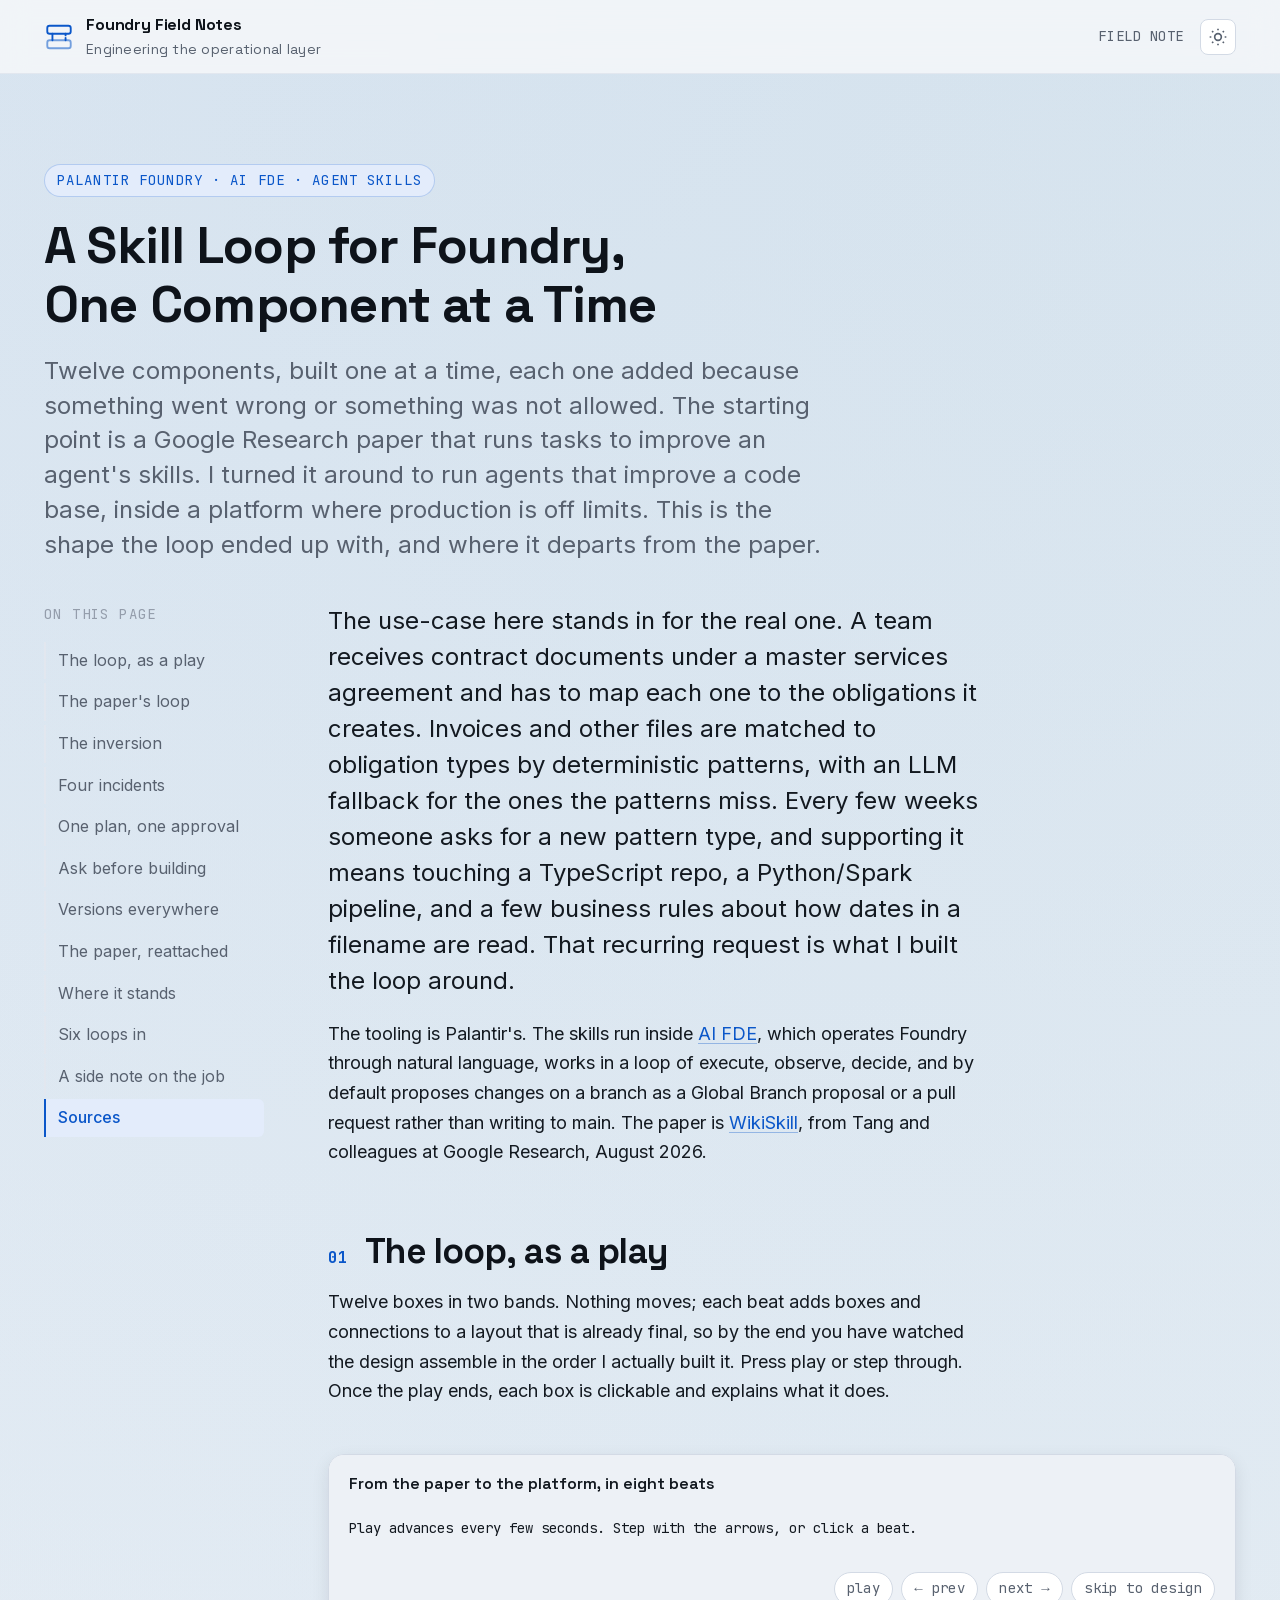
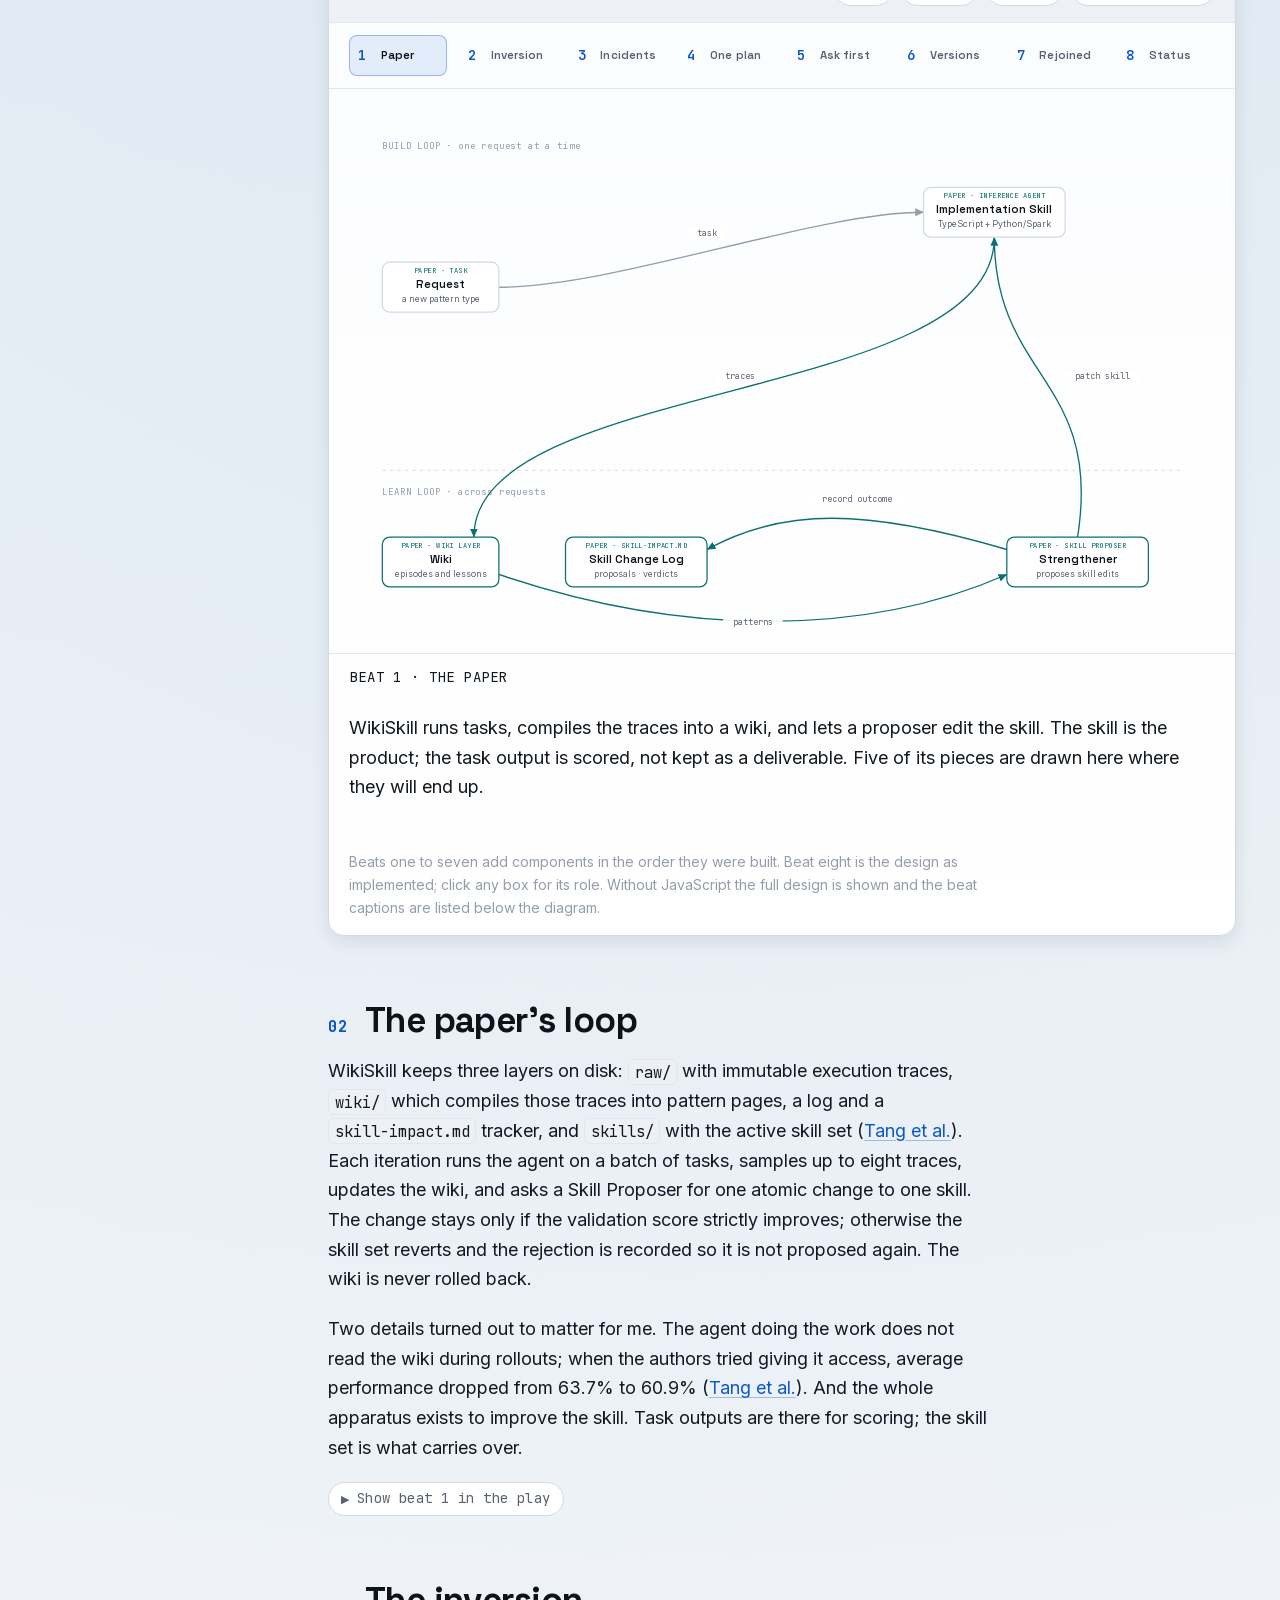
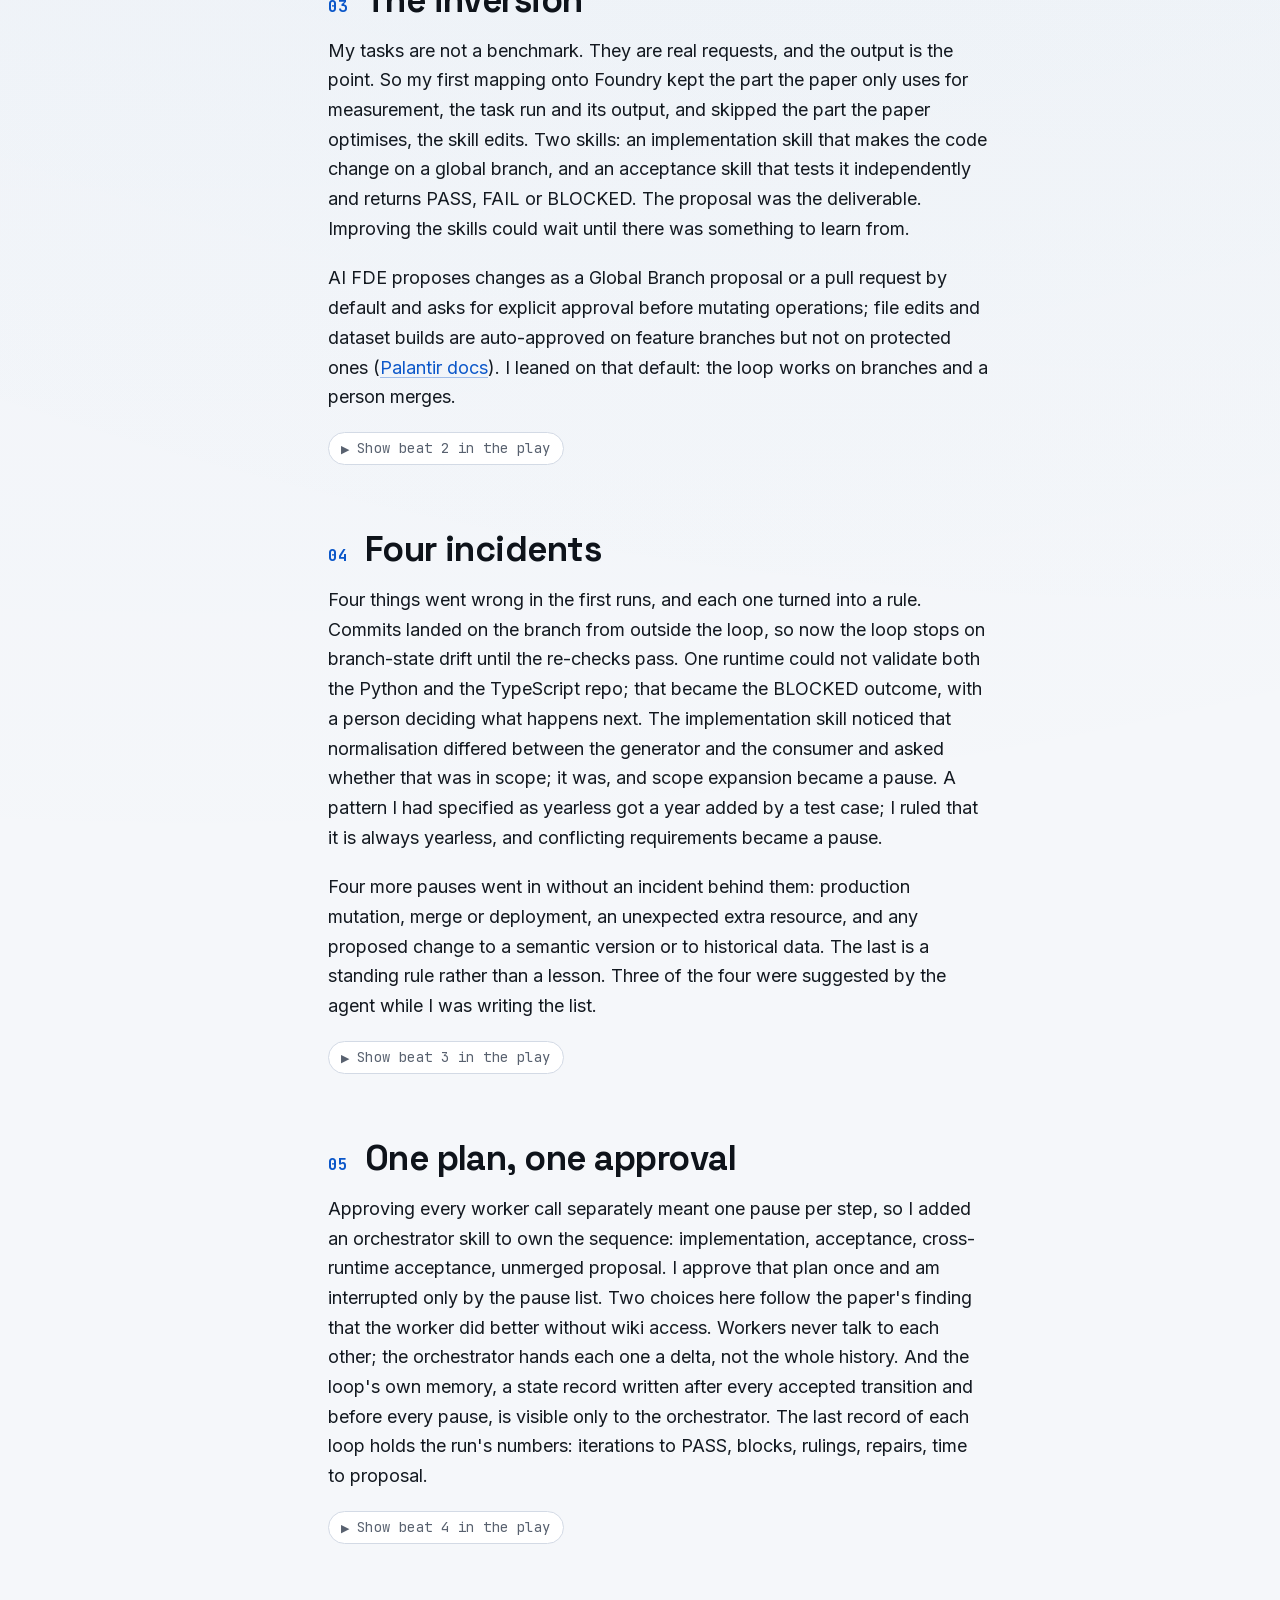
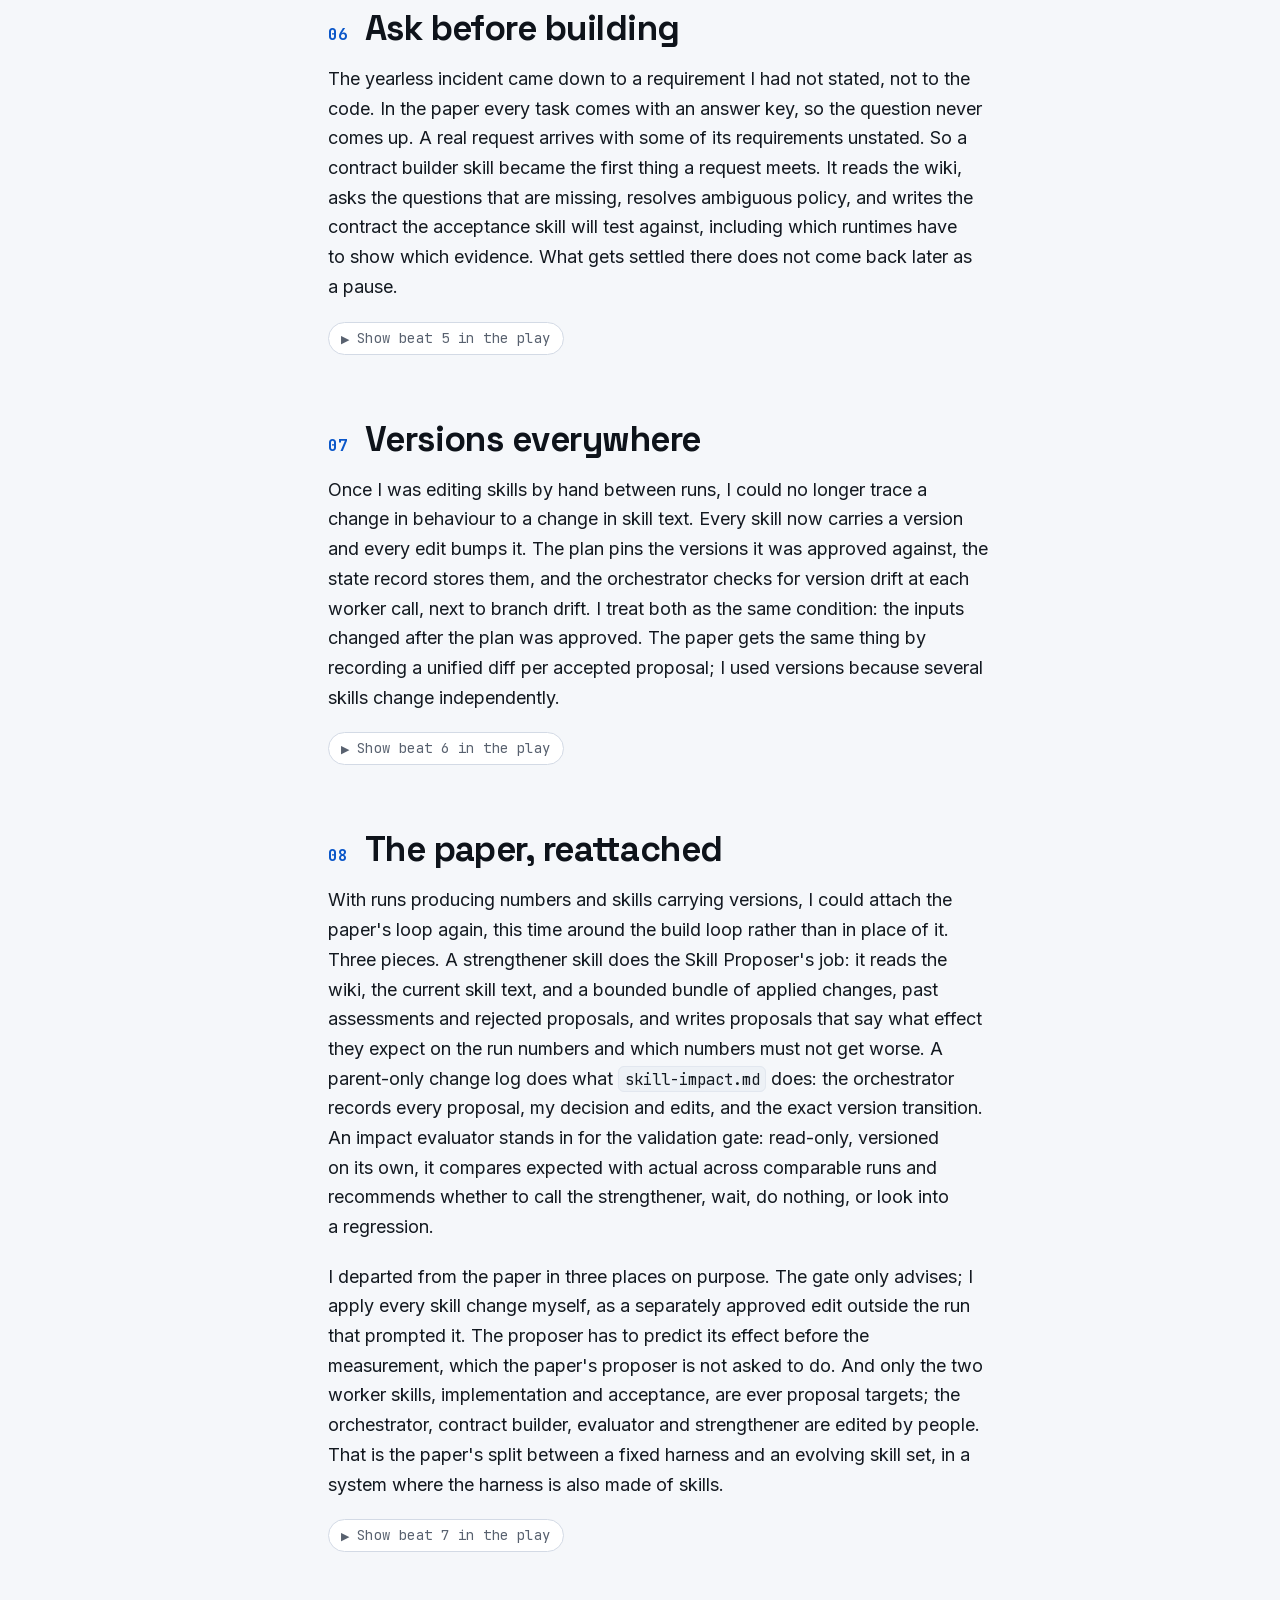
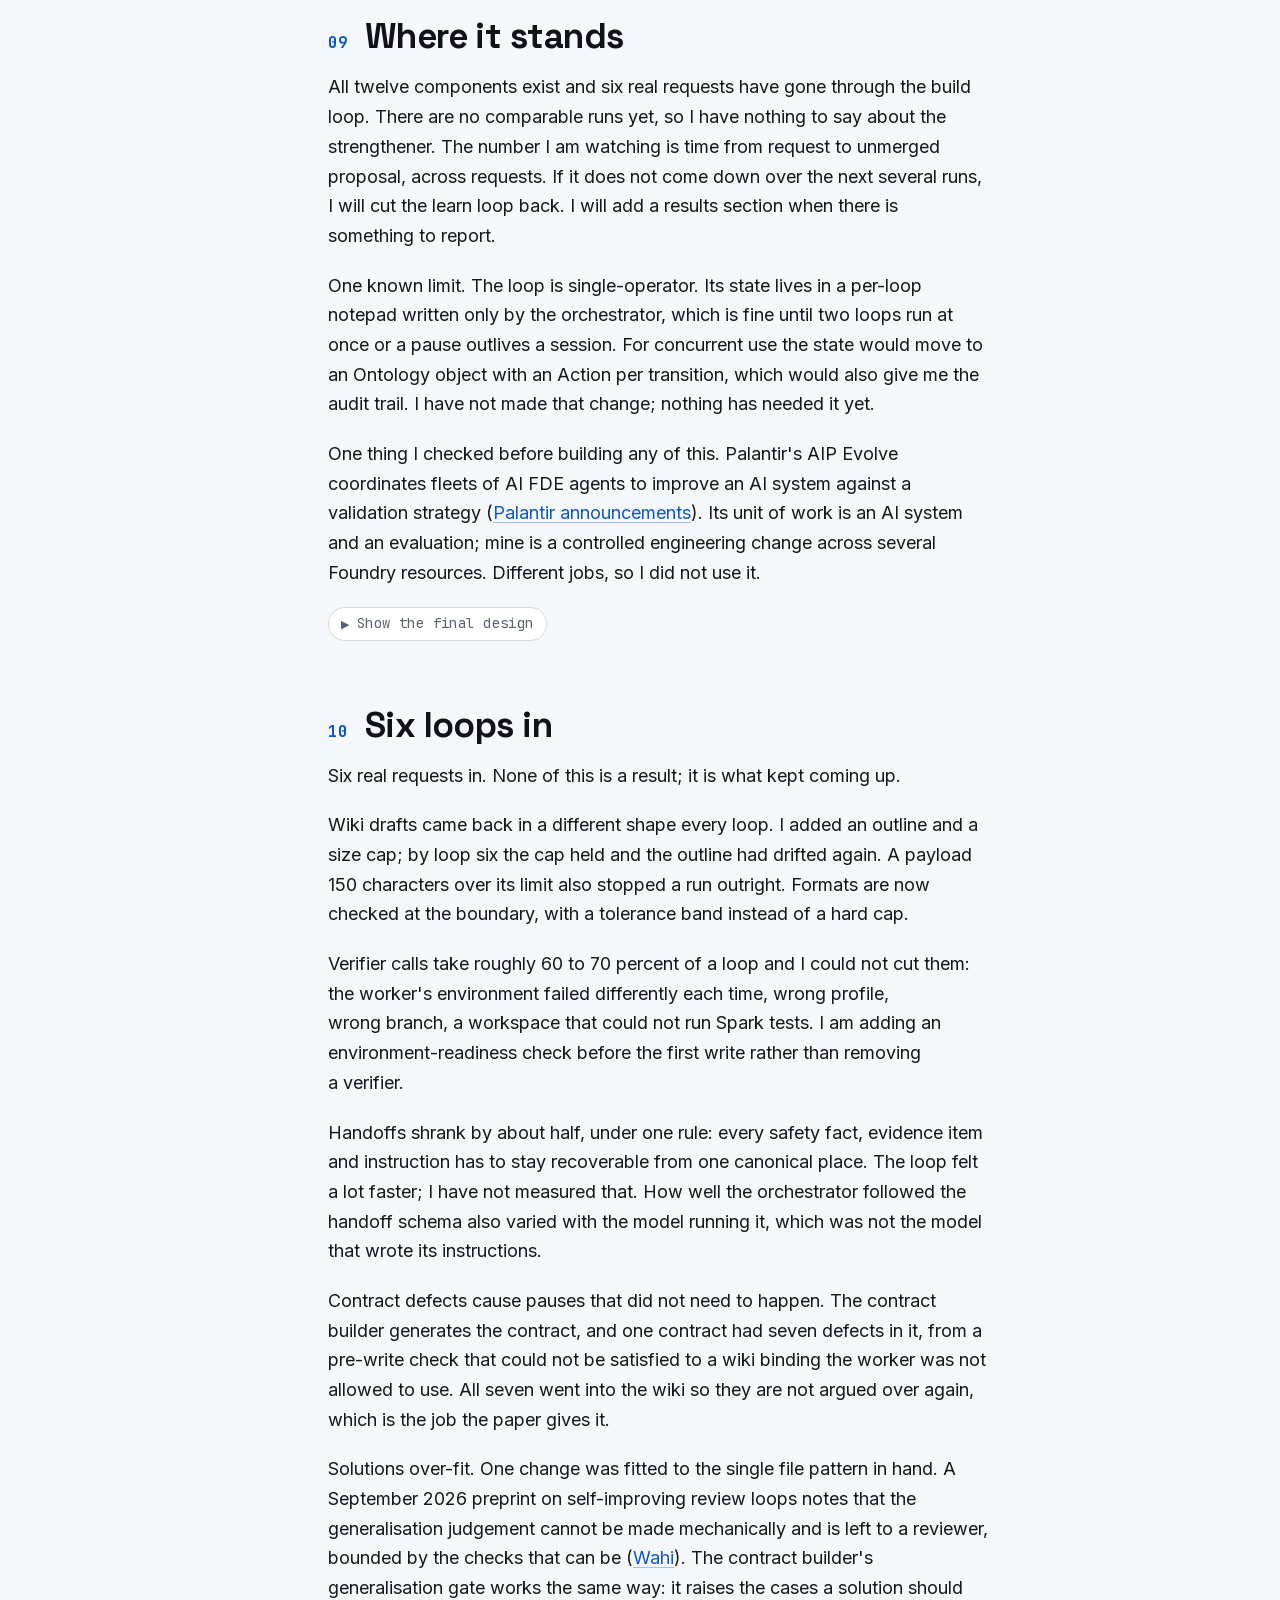
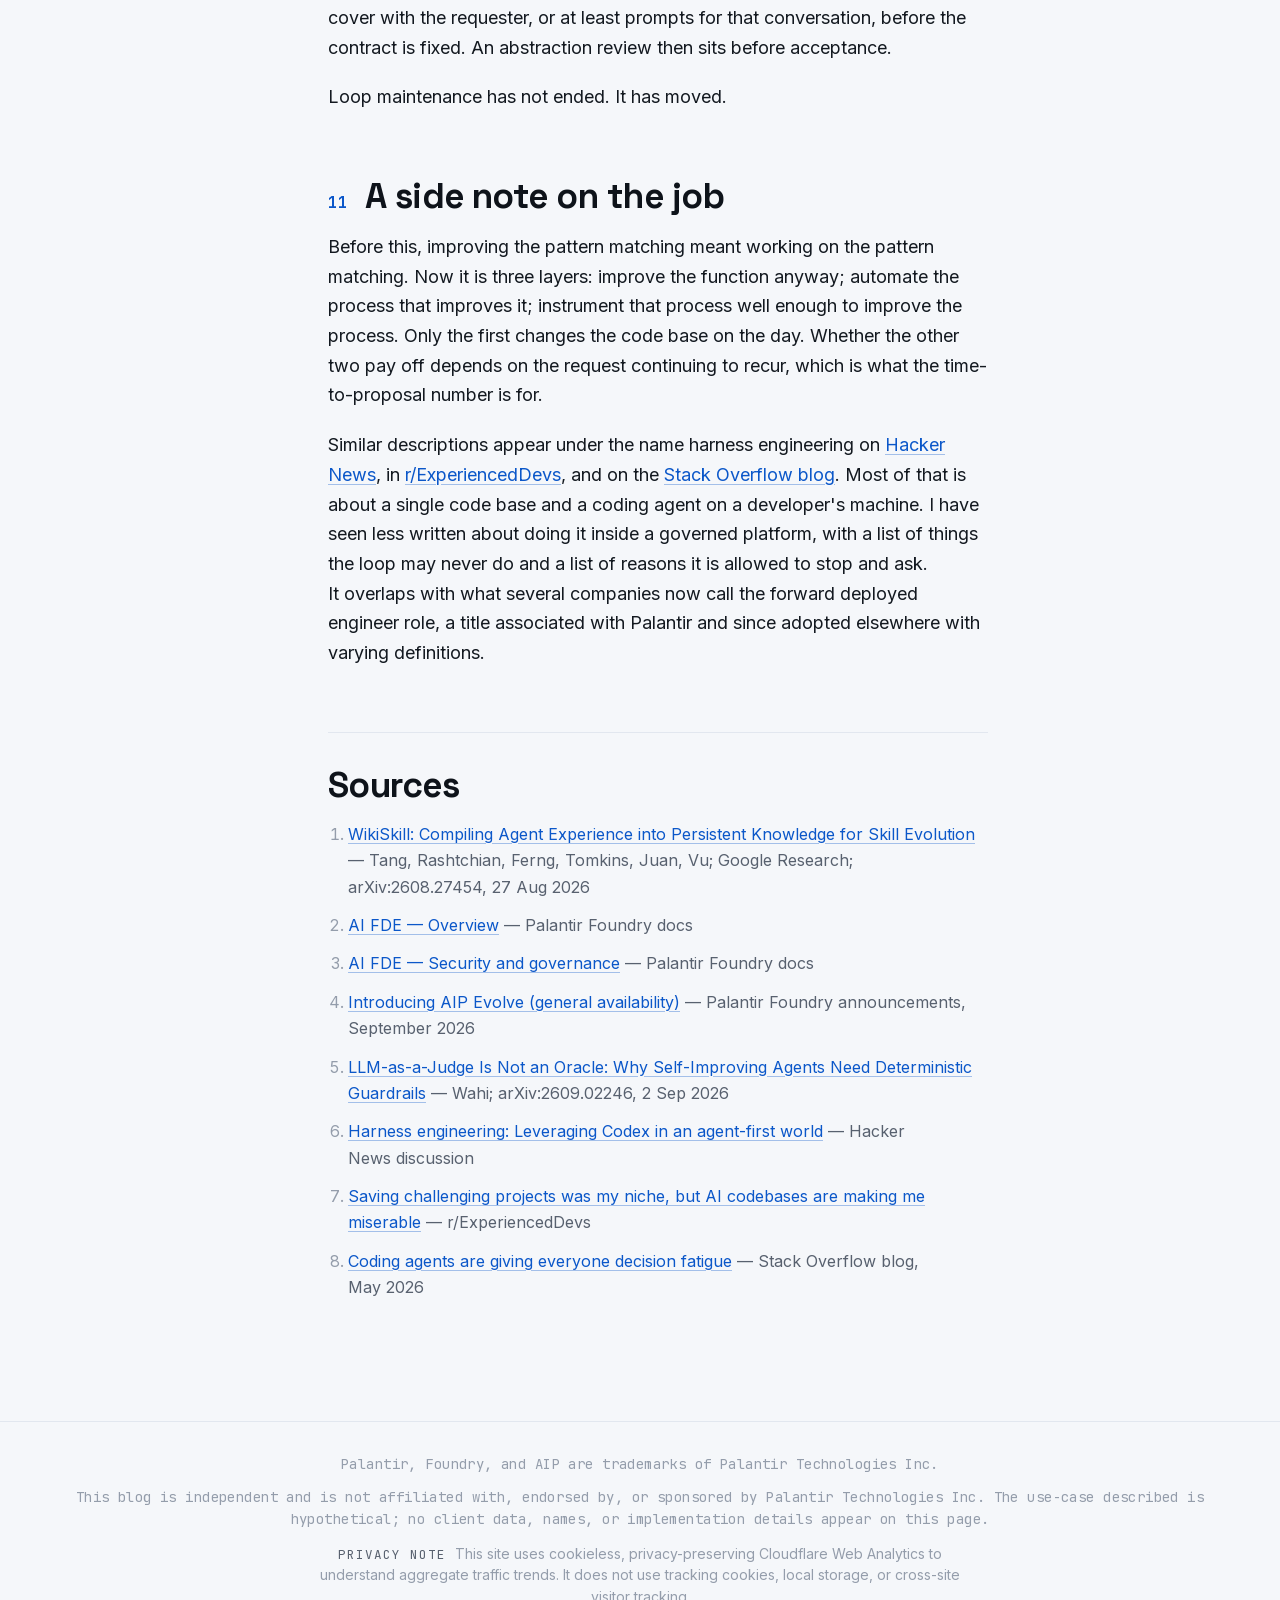
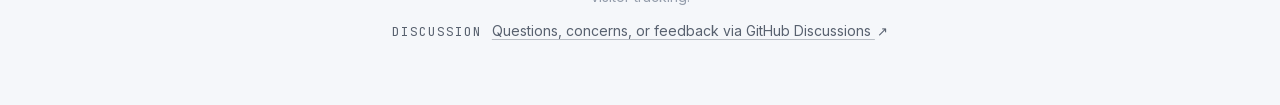
<file: skill-loop-on-foundry/index.html>
<!doctype html>
<html lang="en" data-theme="light">
  <head>
    <meta charset="utf-8" />
    <meta name="viewport" content="width=device-width, initial-scale=1" />
    <title>A Skill Loop for Foundry, One Component at a Time — Foundry Field Notes</title>
    <meta
      name="description"
      content="Twelve components, eight steps, each added in response to a specific incident or constraint. How a Google Research paper on skill evolution (WikiSkill) was adapted into a governed build loop on Palantir Foundry."
    />
    <link rel="canonical" href="https://enterprisescale.github.io/skill-loop-on-foundry/" />
    <meta property="og:type" content="article" />
    <meta property="og:site_name" content="Foundry Field Notes" />
    <meta property="og:url" content="https://enterprisescale.github.io/skill-loop-on-foundry/" />
    <meta property="og:title" content="A Skill Loop for Foundry, One Component at a Time" />
    <meta
      property="og:description"
      content="From the WikiSkill paper to a governed build loop on Palantir Foundry: an animated walk through the components and connections, in the order they were added."
    />
    <meta property="og:image" content="https://enterprisescale.github.io/skill-loop-on-foundry/og-image.jpg" />
    <meta property="og:image:type" content="image/jpeg" />
    <meta property="og:image:width" content="1200" />
    <meta property="og:image:height" content="627" />
    <meta
      property="og:image:alt"
      content="Twelve boxes in two bands, a build loop and a learn loop, connected by arrows; the title A Skill Loop for Foundry, One Component at a Time"
    />
    <meta name="twitter:card" content="summary_large_image" />
    <meta name="twitter:title" content="A Skill Loop for Foundry, One Component at a Time" />
    <meta
      name="twitter:description"
      content="From the WikiSkill paper to a governed build loop on Palantir Foundry: an animated walk through the components and connections, in the order they were added."
    />
    <meta name="twitter:image" content="https://enterprisescale.github.io/skill-loop-on-foundry/og-image.jpg" />
    <meta
      name="twitter:image:alt"
      content="Twelve boxes in two bands, a build loop and a learn loop, connected by arrows; the title A Skill Loop for Foundry, One Component at a Time"
    />
    <link rel="preload" href="../fonts/Inter-Variable.woff2" as="font" type="font/woff2" crossorigin />
    <link rel="preload" href="../fonts/SpaceGrotesk-Variable.woff2" as="font" type="font/woff2" crossorigin />
    <link rel="stylesheet" href="../fonts.css" />
    <link rel="stylesheet" href="../style.css" />
    <link rel="stylesheet" href="skill-loop.css" />
    <link
      rel="icon"
      href="data:image/svg+xml,%3Csvg xmlns='http://www.w3.org/2000/svg' viewBox='0 0 32 32'%3E%3Crect x='4' y='4' width='24' height='9' rx='2.5' fill='none' stroke='%230b57c9' stroke-width='2.5'/%3E%3Crect x='4' y='19' width='24' height='9' rx='2.5' fill='none' stroke='%230d6f72' stroke-width='2.5'/%3E%3Cpath d='M22 13v6' stroke='%239a5b06' stroke-width='2.5'/%3E%3C/svg%3E"
    />
  </head>
  <body id="top">
    <div class="progress" id="progress" aria-hidden="true"></div>

    <header class="header">
      <div class="header__inner">
        <a class="brand" href="../" aria-label="Foundry Field Notes — home">
          <svg width="30" height="30" viewBox="0 0 32 32" fill="none" aria-hidden="true">
            <rect x="3.5" y="4" width="25" height="8.5" rx="2.5" stroke="currentColor" stroke-width="2" />
            <rect x="3.5" y="19.5" width="25" height="8.5" rx="2.5" stroke="currentColor" stroke-width="2" opacity="0.55" />
            <path d="M9 12.5v7" stroke="currentColor" stroke-width="2" stroke-linecap="round" />
            <path d="M23 19.5v-7" stroke="currentColor" stroke-width="2" stroke-linecap="round" stroke-dasharray="2.6 2.6" />
          </svg>
          <span class="brand__name">
            Foundry Field Notes
            <span class="brand__sub">Engineering the operational layer</span>
          </span>
        </a>
        <span class="header__spacer"></span>
        <span class="header__series">FIELD NOTE</span>
        <button class="icon-btn" data-theme-toggle aria-label="Switch to dark mode">
          <svg width="20" height="20" viewBox="0 0 24 24" fill="none" stroke="currentColor" stroke-width="2">
            <circle cx="12" cy="12" r="4" />
            <path d="M12 2v2M12 20v2M2 12h2M20 12h2M4.9 4.9l1.4 1.4M17.7 17.7l1.4 1.4M19.1 4.9l-1.4 1.4M6.3 17.7l-1.4 1.4" />
          </svg>
        </button>
      </div>
    </header>

    <main class="wrap">
      <section class="hero">
        <p class="eyebrow">Palantir Foundry · AI FDE · Agent skills</p>
        <h1>A Skill Loop for Foundry, One Component at a Time</h1>
        <p class="hero__deck">
          Twelve components, built one at a time, each one added because something went wrong or something was not
          allowed. The starting point is a Google Research paper that runs tasks to improve an agent's skills. I turned
          it around to run agents that improve a code base, inside a platform where production is off limits. This is
          the shape the loop ended up with, and where it departs from the paper.
        </p>
      </section>

      <div class="layout">
        <aside class="toc" aria-label="On this page">
          <p class="toc__title">On this page</p>
          <ol>
            <li><a href="#play">The loop, as a play</a></li>
            <li><a href="#paper">The paper's loop</a></li>
            <li><a href="#inversion">The inversion</a></li>
            <li><a href="#incidents">Four incidents</a></li>
            <li><a href="#orchestrator">One plan, one approval</a></li>
            <li><a href="#contract">Ask before building</a></li>
            <li><a href="#versions">Versions everywhere</a></li>
            <li><a href="#reattach">The paper, reattached</a></li>
            <li><a href="#status">Where it stands</a></li>
            <li><a href="#loops">Six loops in</a></li>
            <li><a href="#aside">A side note on the job</a></li>
            <li><a href="#sources">Sources</a></li>
          </ol>
        </aside>

        <article class="prose">
          <p class="lead">
            The use-case here stands in for the real one. A team receives contract documents under a master services
            agreement and has to map each one to the obligations it creates. Invoices and other files are matched to
            obligation types by deterministic patterns, with an LLM fallback for the ones the patterns miss. Every few
            weeks someone asks for a new pattern type, and supporting it means touching a TypeScript repo, a Python/Spark
            pipeline, and a few business rules about how dates in a filename are read. That recurring request is what I
            built the loop around.
          </p>

          <p>
            The tooling is Palantir's. The skills run inside
            <a href="https://palantir.com/docs/foundry/ai-fde/overview/" target="_blank" rel="noopener">AI FDE</a>, which
            operates Foundry through natural language, works in a loop of execute, observe, decide, and by default
            proposes changes on a branch as a Global Branch proposal or a pull request rather than writing to main. The
            paper is
            <a href="https://arxiv.org/html/2608.27454" target="_blank" rel="noopener">WikiSkill</a>, from Tang and
            colleagues at Google Research, August 2026.
          </p>

          <h2 id="play"><span class="num">01</span> The loop, as a play</h2>
          <p>
            Twelve boxes in two bands. Nothing moves; each beat adds boxes and connections to a layout that is already
            final, so by the end you have watched the design assemble in the order I actually built it. Press play or
            step through. Once the play ends, each box is clickable and explains what it does.
          </p>

          <figure class="panel reveal sl-panel" id="slPanel">
            <div class="panel__head">
              <div>
                <p class="panel__title">From the paper to the platform, in eight beats</p>
                <p class="panel__hint">Play advances every few seconds. Step with the arrows, or click a beat.</p>
              </div>
              <div class="panel__actions">
                <button type="button" class="chip-btn" id="slPlay" aria-pressed="false">play</button>
                <button type="button" class="chip-btn" id="slPrev" aria-label="Previous beat">&larr; prev</button>
                <button type="button" class="chip-btn" id="slNext" aria-label="Next beat">next &rarr;</button>
                <button type="button" class="chip-btn" id="slEnd">skip to design</button>
              </div>
            </div>

            <ol class="sl-beats" id="slBeats" aria-label="Beats">
              <li><button type="button" class="sl-beat" data-beat="0" aria-pressed="true"><span class="sl-beat__n">1</span><span class="sl-beat__t">Paper</span></button></li>
              <li><button type="button" class="sl-beat" data-beat="1" aria-pressed="false"><span class="sl-beat__n">2</span><span class="sl-beat__t">Inversion</span></button></li>
              <li><button type="button" class="sl-beat" data-beat="2" aria-pressed="false"><span class="sl-beat__n">3</span><span class="sl-beat__t">Incidents</span></button></li>
              <li><button type="button" class="sl-beat" data-beat="3" aria-pressed="false"><span class="sl-beat__n">4</span><span class="sl-beat__t">One plan</span></button></li>
              <li><button type="button" class="sl-beat" data-beat="4" aria-pressed="false"><span class="sl-beat__n">5</span><span class="sl-beat__t">Ask first</span></button></li>
              <li><button type="button" class="sl-beat" data-beat="5" aria-pressed="false"><span class="sl-beat__n">6</span><span class="sl-beat__t">Versions</span></button></li>
              <li><button type="button" class="sl-beat" data-beat="6" aria-pressed="false"><span class="sl-beat__n">7</span><span class="sl-beat__t">Rejoined</span></button></li>
              <li><button type="button" class="sl-beat" data-beat="7" aria-pressed="false"><span class="sl-beat__n">8</span><span class="sl-beat__t">Status</span></button></li>
            </ol>

            <div class="sl-stage">
              <svg
                class="sl-svg"
                id="slSvg"
                viewBox="0 0 1040 620"
                role="img"
                aria-labelledby="slSvgTitle slSvgDesc"
              >
                <title id="slSvgTitle">The skill loop on Foundry, twelve components in two bands</title>
                <desc id="slSvgDesc">
                  Build loop across the top: Request, Contract Builder, Orchestrator with Private Loop State above and
                  Human Supervisor below, Implementation Skill and Acceptance Skill to the right, ending in an Unmerged
                  Proposal. Learn loop across the bottom: Wiki, Skill Change Log, Impact Evaluator, Strengthener.
                </desc>
                <defs>
                  <marker id="slArrow" viewBox="0 0 10 10" refX="9" refY="5" markerWidth="7" markerHeight="7" orient="auto-start-reverse">
                    <path d="M0 0.8 L9.5 5 L0 9.2 Z" class="sl-arrowhead" />
                  </marker>
                </defs>
                <g id="slBands">
                  <text class="sl-band" x="40" y="24">BUILD LOOP · one request at a time</text>
                  <line class="sl-divider" x1="40" y1="410" x2="1000" y2="410" />
                  <text class="sl-band" x="40" y="440">LEARN LOOP · across requests</text>
                </g>
                <g id="slEdges"></g>
                <g id="slLabels"></g>
                <g id="slNodes"></g>
              </svg>
            </div>

            <div class="sl-caption" id="slCaption" aria-live="polite">
              <p class="sl-caption__k" id="slCaptionK">Beat 1 · The paper</p>
              <p class="sl-caption__t" id="slCaptionT"></p>
            </div>

            <div class="sl-card" id="slCard" hidden>
              <div class="sl-card__head">
                <p class="sl-card__title" id="slCardTitle"></p>
                <button type="button" class="chip-btn" id="slCardClose" aria-label="Close role card">close</button>
              </div>
              <dl class="sl-card__grid">
                <div><dt>Role</dt><dd id="slCardRole"></dd></div>
                <div><dt>Reads</dt><dd id="slCardReads"></dd></div>
                <div><dt>Produces</dt><dd id="slCardProduces"></dd></div>
                <div><dt>In the paper</dt><dd id="slCardPaper"></dd></div>
              </dl>
            </div>

            <figcaption class="sl-figcap">
              Beats one to seven add components in the order they were built. Beat eight is the design as implemented;
              click any box for its role. Without JavaScript the full design is shown and the beat captions are listed
              below the diagram.
            </figcaption>

            <ol class="sl-nojs" id="slNoJs">
              <li><b>The paper.</b> Run tasks, compile the traces into a wiki, let a proposer edit the skill. The skill is the product; the task output is scored, not kept as a deliverable.</li>
              <li><b>The inversion.</b> An implementation skill and an acceptance skill on a global branch. The proposal is the product; the skill can improve later.</li>
              <li><b>Four incidents.</b> Commits landed outside the loop, one runtime could not validate both repositories, scope grew, a yearless pattern acquired a year. Each incident became a pause condition.</li>
              <li><b>One plan, one approval.</b> An orchestrator runs the plan, a human approves it once and rules on the pause list. Workers never talk to each other and never see the loop's state.</li>
              <li><b>Ask before building.</b> The first skill you talk to writes no code. It asks the missing questions and produces the contract the acceptance skill will test. Questions settled here do not surface later as pauses.</li>
              <li><b>Versions everywhere.</b> Every skill carries a version. The plan pins them; the orchestrator checks for drift at each invocation.</li>
              <li><b>The paper, reattached.</b> Proposals predict their effect, an evaluator checks the prediction after enough runs, a human applies the change.</li>
              <li><b>Where it stands.</b> Implemented and running. Six requests so far; no comparable-run metrics yet.</li>
            </ol>
          </figure>

          <h2 id="paper"><span class="num">02</span> The paper's loop</h2>
          <p>
            WikiSkill keeps three layers on disk: <code>raw/</code> with immutable execution traces, <code>wiki/</code>
            which compiles those traces into pattern pages, a log and a <code>skill-impact.md</code> tracker, and
            <code>skills/</code> with the active skill set
            (<a href="https://arxiv.org/html/2608.27454" target="_blank" rel="noopener">Tang et al.</a>). Each iteration runs the agent on a batch of tasks, samples up to eight traces, updates the wiki, and
            asks a Skill Proposer for one atomic change to one skill. The change stays only if the validation score
            strictly improves; otherwise the skill set reverts and the rejection is recorded so it is not proposed
            again. The wiki is never rolled back.
          </p>
          <p>
            Two details turned out to matter for me. The agent doing the work does not read the wiki during rollouts;
            when the authors tried giving it access, average performance dropped from 63.7% to 60.9%
            (<a href="https://arxiv.org/html/2608.27454" target="_blank" rel="noopener">Tang et al.</a>). And the whole apparatus exists to improve the skill. Task outputs are there for scoring; the skill set
            is what carries over.
          </p>
          <p><button type="button" class="chip-btn sl-jump" data-jump="0">Show beat 1 in the play</button></p>

          <h2 id="inversion"><span class="num">03</span> The inversion</h2>
          <p>
            My tasks are not a benchmark. They are real requests, and the output is the point. So my first mapping onto
            Foundry kept the part the paper only uses for measurement, the task run and its output, and skipped the part
            the paper optimises, the skill edits. Two skills: an implementation skill that makes the code change on a
            global branch, and an acceptance skill that tests it independently and returns PASS, FAIL or BLOCKED. The
            proposal was the deliverable. Improving the skills could wait until there was something to learn from.
          </p>
          <p>
            AI FDE proposes changes as a Global Branch proposal or a pull request by default and asks for explicit
            approval before mutating operations; file edits and dataset builds are auto-approved on feature branches but
            not on protected ones
            (<a href="https://palantir.com/docs/foundry/ai-fde/security-and-governance/" target="_blank" rel="noopener">Palantir docs</a>).
            I leaned on that default: the loop works on branches and a person merges.
          </p>
          <p><button type="button" class="chip-btn sl-jump" data-jump="1">Show beat 2 in the play</button></p>

          <h2 id="incidents"><span class="num">04</span> Four incidents</h2>
          <p>
            Four things went wrong in the first runs, and each one turned into a rule. Commits landed on the branch from
            outside the loop, so now the loop stops on branch-state drift until the re-checks pass. One runtime could not
            validate both the Python and the TypeScript repo; that became the BLOCKED outcome, with a person deciding
            what happens next. The implementation skill noticed that normalisation differed between the generator and
            the consumer and asked whether that was in scope; it was, and scope expansion became a pause. A pattern I had
            specified as yearless got a year added by a test case; I ruled that it is always yearless, and conflicting
            requirements became a pause.
          </p>
          <p>
            Four more pauses went in without an incident behind them: production mutation, merge or deployment, an
            unexpected extra resource, and any proposed change to a semantic version or to historical data. The last is
            a standing rule rather than a lesson. Three of the four were suggested by the agent while I was writing the
            list.
          </p>
          <p><button type="button" class="chip-btn sl-jump" data-jump="2">Show beat 3 in the play</button></p>

          <h2 id="orchestrator"><span class="num">05</span> One plan, one approval</h2>
          <p>
            Approving every worker call separately meant one pause per step, so I added an orchestrator skill to own the
            sequence: implementation, acceptance, cross-runtime acceptance, unmerged proposal. I approve that plan once
            and am interrupted only by the pause list. Two choices here follow the paper's finding that the worker did
            better without wiki access. Workers never talk to each other; the orchestrator hands each one a delta, not
            the whole history. And the loop's own memory, a state record written after every accepted transition and
            before every pause, is visible only to the orchestrator. The last record of each loop holds the run's
            numbers: iterations to PASS, blocks, rulings, repairs, time to proposal.
          </p>
          <p><button type="button" class="chip-btn sl-jump" data-jump="3">Show beat 4 in the play</button></p>

          <h2 id="contract"><span class="num">06</span> Ask before building</h2>
          <p>
            The yearless incident came down to a requirement I had not stated, not to the code. In the paper every task
            comes with an answer key, so the question never comes up. A real request arrives with some of its
            requirements unstated. So a contract builder skill became the first thing a request meets. It reads the
            wiki, asks the questions that are missing, resolves ambiguous policy, and writes the contract the acceptance
            skill will test against, including which runtimes have to show which evidence. What gets settled there does
            not come back later as a pause.
          </p>
          <p><button type="button" class="chip-btn sl-jump" data-jump="4">Show beat 5 in the play</button></p>

          <h2 id="versions"><span class="num">07</span> Versions everywhere</h2>
          <p>
            Once I was editing skills by hand between runs, I could no longer trace a change in behaviour to a change in
            skill text. Every skill now carries a version and every edit bumps it. The plan pins the versions it was
            approved against, the state record stores them, and the orchestrator checks for version drift at each worker
            call, next to branch drift. I treat both as the same condition: the inputs changed after the plan was
            approved. The paper gets the same thing by recording a unified diff per accepted proposal; I used versions
            because several skills change independently.
          </p>
          <p><button type="button" class="chip-btn sl-jump" data-jump="5">Show beat 6 in the play</button></p>

          <h2 id="reattach"><span class="num">08</span> The paper, reattached</h2>
          <p>
            With runs producing numbers and skills carrying versions, I could attach the paper's loop again, this time
            around the build loop rather than in place of it. Three pieces. A strengthener skill does the Skill
            Proposer's job: it reads the wiki, the current skill text, and a bounded bundle of applied changes, past
            assessments and rejected proposals, and writes proposals that say what effect they expect on the run numbers
            and which numbers must not get worse. A parent-only change log does what <code>skill-impact.md</code> does:
            the orchestrator records every proposal, my decision and edits, and the exact version transition. An impact
            evaluator stands in for the validation gate: read-only, versioned on its own, it compares expected with
            actual across comparable runs and recommends whether to call the strengthener, wait, do nothing, or look
            into a regression.
          </p>
          <p>
            I departed from the paper in three places on purpose. The gate only advises; I apply every skill change
            myself, as a separately approved edit outside the run that prompted it. The proposer has to predict its
            effect before the measurement, which the paper's proposer is not asked to do. And only the two worker skills,
            implementation and acceptance, are ever proposal targets; the orchestrator, contract builder, evaluator and
            strengthener are edited by people. That is the paper's split between a fixed harness and an evolving skill
            set, in a system where the harness is also made of skills.
          </p>
          <p><button type="button" class="chip-btn sl-jump" data-jump="6">Show beat 7 in the play</button></p>

          <h2 id="status"><span class="num">09</span> Where it stands</h2>
          <p>
            All twelve components exist and six real requests have gone through the build loop. There are no comparable
            runs yet, so I have nothing to say about the strengthener. The number I am watching is time from request to
            unmerged proposal, across requests. If it does not come down over the next several runs, I will cut the
            learn loop back. I will add a results section when there is something to report.
          </p>
          <p>
            One known limit. The loop is single-operator. Its state lives in a per-loop notepad written only by the
            orchestrator, which is fine until two loops run at once or a pause outlives a session. For concurrent use
            the state would move to an Ontology object with an Action per transition, which would also give me the
            audit trail. I have not made that change; nothing has needed it yet.
          </p>
          <p>
            One thing I checked before building any of this. Palantir's AIP Evolve coordinates fleets of AI FDE agents
            to improve an AI system against a validation strategy
            (<a href="https://www.palantir.com/docs/foundry/announcements/2026-09/" target="_blank" rel="noopener">Palantir announcements</a>).
            Its unit of work is an AI system and an evaluation; mine is a controlled engineering change across several
            Foundry resources. Different jobs, so I did not use it.
          </p>
          <p><button type="button" class="chip-btn sl-jump" data-jump="7">Show the final design</button></p>

          <h2 id="loops"><span class="num">10</span> Six loops in</h2>
          <p>
            Six real requests in. None of this is a result; it is what kept coming up.
          </p>
          <p>
            Wiki drafts came back in a different shape every loop. I added an outline and a size cap; by loop six the cap
            held and the outline had drifted again. A payload 150 characters over its limit also stopped a run outright.
            Formats are now checked at the boundary, with a tolerance band instead of a hard cap.
          </p>
          <p>
            Verifier calls take roughly 60 to 70 percent of a loop and I could not cut them: the worker's environment
            failed differently each time, wrong profile, wrong branch, a workspace that could not run Spark tests. I am
            adding an environment-readiness check before the first write rather than removing a verifier.
          </p>
          <p>
            Handoffs shrank by about half, under one rule: every safety fact, evidence item and instruction has to stay
            recoverable from one canonical place. The loop felt a lot faster; I have not measured that. How well the
            orchestrator followed the handoff schema also varied with the model running it, which was not the model that
            wrote its instructions.
          </p>
          <p>
            Contract defects cause pauses that did not need to happen. The contract builder generates the contract, and
            one contract had seven defects in it, from a pre-write check that could not be satisfied to a wiki binding
            the worker was not allowed to use. All seven went into the wiki so they are not argued over again, which is
            the job the paper gives it.
          </p>
          <p>
            Solutions over-fit. One change was fitted to the single file pattern in hand. A September 2026 preprint on
            self-improving review loops notes that the generalisation judgement cannot be made mechanically and is left
            to a reviewer, bounded by the checks that can be
            (<a href="https://arxiv.org/abs/2609.02246" target="_blank" rel="noopener">Wahi</a>). The contract builder's
            generalisation gate works the same way: it raises the cases a solution should cover with the requester, or
            at least prompts for that conversation, before the contract is fixed. An abstraction review then sits before
            acceptance.
          </p>
          <p>Loop maintenance has not ended. It has moved.</p>

          <h2 id="aside"><span class="num">11</span> A side note on the job</h2>
          <p>
            Before this, improving the pattern matching meant working on the pattern matching. Now it is three layers:
            improve the function anyway; automate the process that improves it; instrument that process well enough to
            improve the process. Only the first changes the code base on the day. Whether the other two pay off depends
            on the request continuing to recur, which is what the time-to-proposal number is for.
          </p>
          <p>
            Similar descriptions appear under the name harness engineering on
            <a href="https://news.ycombinator.com/item?id=48416264" target="_blank" rel="noopener">Hacker News</a>, in
            <a href="https://www.reddit.com/r/ExperiencedDevs/comments/1sosciu/saving_challenging_projects_was_my_niche_but_ai/" target="_blank" rel="noopener">r/ExperiencedDevs</a>,
            and on the
            <a href="https://stackoverflow.blog/2026/05/21/coding-agents-are-giving-everyone-decision-fatigue/" target="_blank" rel="noopener">Stack Overflow blog</a>.
            Most of that is about a single code base and a coding agent on a developer's machine. I have seen less
            written about doing it inside a governed platform, with a list of things the loop may never do and a list of
            reasons it is allowed to stop and ask. It overlaps with what several companies now call the forward deployed
            engineer role, a title associated with Palantir and since adopted elsewhere with varying definitions.
          </p>

          <section class="sources" id="sources">
            <h2>Sources</h2>
            <ol>
              <li>
                <a href="https://arxiv.org/html/2608.27454" target="_blank" rel="noopener">WikiSkill: Compiling Agent Experience into Persistent Knowledge for Skill Evolution</a>
                — Tang, Rashtchian, Ferng, Tomkins, Juan, Vu; Google Research; arXiv:2608.27454, 27 Aug 2026
              </li>
              <li>
                <a href="https://palantir.com/docs/foundry/ai-fde/overview/" target="_blank" rel="noopener">AI FDE — Overview</a>
                — Palantir Foundry docs
              </li>
              <li>
                <a href="https://palantir.com/docs/foundry/ai-fde/security-and-governance/" target="_blank" rel="noopener">AI FDE — Security and governance</a>
                — Palantir Foundry docs
              </li>
              <li>
                <a href="https://www.palantir.com/docs/foundry/announcements/2026-09/" target="_blank" rel="noopener">Introducing AIP Evolve (general availability)</a>
                — Palantir Foundry announcements, September 2026
              </li>
              <li>
                <a href="https://arxiv.org/abs/2609.02246" target="_blank" rel="noopener">LLM-as-a-Judge Is Not an Oracle: Why Self-Improving Agents Need Deterministic Guardrails</a>
                — Wahi; arXiv:2609.02246, 2 Sep 2026
              </li>
              <li>
                <a href="https://news.ycombinator.com/item?id=48416264" target="_blank" rel="noopener">Harness engineering: Leveraging Codex in an agent-first world</a>
                — Hacker News discussion
              </li>
              <li>
                <a href="https://www.reddit.com/r/ExperiencedDevs/comments/1sosciu/saving_challenging_projects_was_my_niche_but_ai/" target="_blank" rel="noopener">Saving challenging projects was my niche, but AI codebases are making me miserable</a>
                — r/ExperiencedDevs
              </li>
              <li>
                <a href="https://stackoverflow.blog/2026/05/21/coding-agents-are-giving-everyone-decision-fatigue/" target="_blank" rel="noopener">Coding agents are giving everyone decision fatigue</a>
                — Stack Overflow blog, May 2026
              </li>
            </ol>
          </section>
        </article>
      </div>
    </main>

    <footer class="footer">
      <div class="footer__inner">
        <p class="footer__legal">Palantir, Foundry, and AIP are trademarks of Palantir Technologies Inc.</p>
        <p class="footer__legal">
          This blog is independent and is not affiliated with, endorsed by, or sponsored by Palantir Technologies Inc.
          The use-case described is hypothetical; no client data, names, or implementation details appear on this page.
        </p>
        <p class="footer__privacy">
          <span class="footer__privacy-label">Privacy note</span>
          This site uses cookieless, privacy-preserving Cloudflare Web Analytics to understand aggregate traffic trends.
          It does not use tracking cookies, local storage, or cross-site visitor tracking.
        </p>
        <p class="footer__feedback">
          <span class="footer__feedback-label">Discussion</span>
          <a
            href="https://github.com/enterprisescale/enterprisescale.github.io/discussions/1"
            target="_blank"
            rel="noopener noreferrer"
            aria-label="Open GitHub Discussions for feedback in a new tab"
          >
            Questions, concerns, or feedback via GitHub Discussions
            <span class="footer__external" aria-hidden="true">↗</span>
          </a>
        </p>
      </div>
    </footer>

    <!-- Cloudflare Web Analytics -->
    <script type='module' 
      src='https://static.cloudflareinsights.com/beacon.min.js' 
      data-cf-beacon='{"token": "e70d9803a3084641adefa514cc838363"}'>
    </script>
    <!-- End Cloudflare Web Analytics -->

    <script src="../core.js"></script>
    <script src="skill-loop.js"></script>
  </body>
</html>
</file>
<file: fonts.css>
/* ---------- self-hosted fonts — no third-party requests ----------
   Space Grotesk  (c) The Space Grotesk Project Authors  — SIL OFL 1.1
   Inter          (c) The Inter Project Authors          — SIL OFL 1.1
   JetBrains Mono (c) The JetBrains Mono Project Authors — SIL OFL 1.1

   All three are SIL Open Font License 1.1, which permits redistribution,
   bundling, and hosting in a public repository. Full license texts are in
   fonts/*-OFL.txt and must stay with the font files.

   Each file is a variable font covering the full weight range below, so one
   file serves every weight the stylesheet asks for (400, 500, 600, 700).
------------------------------------------------------------------- */

@font-face {
  font-family: 'Space Grotesk';
  src: url('fonts/SpaceGrotesk-Variable.woff2') format('woff2');
  font-weight: 300 700;
  font-style: normal;
  font-display: swap;
}

@font-face {
  font-family: 'Inter';
  src: url('fonts/Inter-Variable.woff2') format('woff2');
  font-weight: 100 900;
  font-style: normal;
  font-display: swap;
}

@font-face {
  font-family: 'JetBrains Mono';
  src: url('fonts/JetBrainsMono-Variable.woff2') format('woff2');
  font-weight: 400 800;
  font-style: normal;
  font-display: swap;
}
</file>
<file: style.css>
:root {
  /* Type scale */
  --text-xs: clamp(0.75rem, 0.7rem + 0.25vw, 0.875rem);
  --text-sm: clamp(0.875rem, 0.8rem + 0.35vw, 1rem);
  --text-base: clamp(1rem, 0.95rem + 0.25vw, 1.125rem);
  --text-lg: clamp(1.125rem, 1rem + 0.75vw, 1.5rem);
  --text-xl: clamp(1.5rem, 1.2rem + 1.25vw, 2.25rem);
  --text-2xl: clamp(2rem, 1.2rem + 2.5vw, 3.5rem);

  /* Spacing */
  --space-1: 0.25rem;
  --space-2: 0.5rem;
  --space-3: 0.75rem;
  --space-4: 1rem;
  --space-5: 1.25rem;
  --space-6: 1.5rem;
  --space-8: 2rem;
  --space-10: 2.5rem;
  --space-12: 3rem;
  --space-16: 4rem;
  --space-20: 5rem;
  --space-24: 6rem;

  --radius-sm: 0.375rem;
  --radius-md: 0.5rem;
  --radius-lg: 0.75rem;
  --radius-xl: 1rem;
  --radius-full: 9999px;

  --transition-interactive: 180ms cubic-bezier(0.16, 1, 0.3, 1);

  --content-narrow: 660px;
  --content-default: 980px;
  --content-wide: 1240px;

  --font-display: 'Space Grotesk', 'Inter', 'Helvetica Neue', sans-serif;
  --font-body: 'Inter', 'Helvetica Neue', sans-serif;
  --font-mono: 'JetBrains Mono', ui-monospace, 'SFMono-Regular', monospace;
}

:root,
[data-theme='light'] {
  --color-bg: #f5f7fa;
  --color-surface: #ffffff;
  --color-surface-2: #fbfcfe;
  --color-surface-offset: #edf1f6;
  --color-surface-offset-2: #e3e9f1;
  --color-divider: #e2e7ef;
  --color-border: #d3dae5;

  --color-text: #0e131a;
  --color-text-muted: #58616f;
  --color-text-faint: #949dab;
  --color-text-inverse: #f7f9fc;

  --color-primary: #0b57c9;
  --color-primary-hover: #0a49a6;
  --color-primary-soft: #e3ecfb;

  --color-teal: #0d6f72;
  --color-teal-soft: #dcefef;
  --color-amber: #9a5b06;
  --color-amber-soft: #f7e9d4;
  --color-violet: #5b3fbe;
  --color-violet-soft: #e8e3f9;
  --color-error: #9c2a49;
  --color-error-soft: #f8e2e7;
  --color-success: #2e6b32;

  --code-bg: #0d1219;
  --code-text: #d7dee8;
  --code-border: #1d2735;

  --shadow-sm: 0 1px 2px oklch(0.2 0.02 250 / 0.07);
  --shadow-md: 0 6px 18px oklch(0.2 0.02 250 / 0.09);
  --shadow-lg: 0 18px 44px oklch(0.2 0.02 250 / 0.13);
}

[data-theme='dark'] {
  --color-bg: #0a0d12;
  --color-surface: #10151c;
  --color-surface-2: #141a23;
  --color-surface-offset: #161d27;
  --color-surface-offset-2: #1c242f;
  --color-divider: #1e2632;
  --color-border: #2a3441;

  --color-text: #dde4ed;
  --color-text-muted: #8b95a4;
  --color-text-faint: #5c6675;
  --color-text-inverse: #10151c;

  --color-primary: #6aa6ff;
  --color-primary-hover: #8dbcff;
  --color-primary-soft: #16233a;

  --color-teal: #52aeb0;
  --color-teal-soft: #12262a;
  --color-amber: #d99b45;
  --color-amber-soft: #2a2115;
  --color-violet: #a58cf0;
  --color-violet-soft: #201d33;
  --color-error: #dd7d97;
  --color-error-soft: #2c1a22;
  --color-success: #79b47d;

  --code-bg: #080b10;
  --code-text: #cfd8e4;
  --code-border: #1c2532;

  --shadow-sm: 0 1px 2px oklch(0 0 0 / 0.35);
  --shadow-md: 0 6px 18px oklch(0 0 0 / 0.45);
  --shadow-lg: 0 18px 44px oklch(0 0 0 / 0.55);
}

/* ---------- base ---------- */
*,
*::before,
*::after {
  box-sizing: border-box;
  margin: 0;
  padding: 0;
}

html {
  -webkit-text-size-adjust: none;
  text-size-adjust: none;
  -webkit-font-smoothing: antialiased;
  -moz-osx-font-smoothing: grayscale;
  text-rendering: optimizeLegibility;
  scroll-behavior: smooth;
  scroll-padding-top: var(--space-20);
}

body {
  min-height: 100dvh;
  line-height: 1.65;
  font-family: var(--font-body);
  font-size: var(--text-base);
  color: var(--color-text);
  background: var(--color-bg);
  background-image: radial-gradient(
      circle at 15% -5%,
      color-mix(in oklab, var(--color-primary) 9%, transparent),
      transparent 45%
    ),
    radial-gradient(circle at 95% 0%, color-mix(in oklab, var(--color-teal) 7%, transparent), transparent 40%);
  background-repeat: no-repeat;
}

img,
svg {
  display: block;
  max-width: 100%;
}
button {
  font: inherit;
  color: inherit;
  cursor: pointer;
  background: none;
  border: none;
}
a {
  color: var(--color-primary);
  text-decoration-color: color-mix(in oklab, var(--color-primary) 35%, transparent);
  text-underline-offset: 3px;
  transition: color var(--transition-interactive), text-decoration-color var(--transition-interactive);
}
a:hover {
  color: var(--color-primary-hover);
  text-decoration-color: currentColor;
}
h1,
h2,
h3,
h4 {
  text-wrap: balance;
  line-height: 1.14;
  font-family: var(--font-display);
  letter-spacing: -0.015em;
}
p,
li {
  text-wrap: pretty;
}
:focus-visible {
  outline: 2px solid var(--color-primary);
  outline-offset: 3px;
  border-radius: var(--radius-sm);
}
::selection {
  background: color-mix(in oklab, var(--color-primary) 24%, transparent);
}
.sr-only {
  position: absolute;
  width: 1px;
  height: 1px;
  overflow: hidden;
  clip-path: inset(50%);
  white-space: nowrap;
}

@media (prefers-reduced-motion: reduce) {
  *,
  *::before,
  *::after {
    animation-duration: 0.01ms !important;
    animation-iteration-count: 1 !important;
    transition-duration: 0.01ms !important;
    scroll-behavior: auto !important;
  }
}

/* ---------- header ---------- */
.progress {
  position: fixed;
  inset: 0 auto auto 0;
  height: 2px;
  width: 0;
  background: linear-gradient(90deg, var(--color-primary), var(--color-teal));
  z-index: 90;
}

.header {
  position: sticky;
  top: 0;
  z-index: 80;
  background: color-mix(in oklab, var(--color-bg) 86%, transparent);
  backdrop-filter: blur(14px);
  border-bottom: 1px solid var(--color-divider);
}
.header__inner {
  max-width: var(--content-wide);
  margin: 0 auto;
  padding: var(--space-3) var(--space-6);
  display: flex;
  align-items: center;
  gap: var(--space-4);
}
.brand {
  display: flex;
  align-items: center;
  gap: var(--space-3);
  text-decoration: none;
  color: var(--color-text);
}
.brand svg {
  color: var(--color-primary);
  flex: none;
}
.brand__name {
  font-family: var(--font-display);
  font-weight: 700;
  font-size: var(--text-sm);
  letter-spacing: -0.01em;
}
.brand__sub {
  display: block;
  font-size: var(--text-xs);
  color: var(--color-text-muted);
  font-weight: 400;
  letter-spacing: 0.02em;
}
.header__spacer {
  flex: 1;
}
.header__series {
  font-size: var(--text-xs);
  color: var(--color-text-muted);
  font-family: var(--font-mono);
  letter-spacing: 0.04em;
}
.icon-btn {
  display: grid;
  place-items: center;
  width: 36px;
  height: 36px;
  border-radius: var(--radius-md);
  border: 1px solid var(--color-border);
  color: var(--color-text-muted);
  background: var(--color-surface);
}
.icon-btn:hover {
  color: var(--color-text);
  border-color: var(--color-primary);
}

/* ---------- layout ---------- */
.wrap {
  max-width: var(--content-wide);
  margin: 0 auto;
  padding: 0 var(--space-6);
}

.hero {
  padding-block: clamp(var(--space-12), 7vw, var(--space-24)) var(--space-10);
}
.eyebrow {
  display: inline-flex;
  align-items: center;
  gap: var(--space-2);
  font-family: var(--font-mono);
  font-size: var(--text-xs);
  letter-spacing: 0.08em;
  text-transform: uppercase;
  color: var(--color-primary);
  background: var(--color-primary-soft);
  border: 1px solid color-mix(in oklab, var(--color-primary) 22%, transparent);
  padding: var(--space-1) var(--space-3);
  border-radius: var(--radius-full);
}
.hero h1 {
  font-size: var(--text-2xl);
  margin-top: var(--space-5);
  max-width: 22ch;
  font-weight: 700;
}
.hero__deck {
  margin-top: var(--space-5);
  font-size: var(--text-lg);
  color: var(--color-text-muted);
  max-width: 52ch;
  line-height: 1.45;
}
.hero__meta {
  margin-top: var(--space-8);
  display: flex;
  flex-wrap: wrap;
  gap: var(--space-3) var(--space-5);
  font-size: var(--text-xs);
  color: var(--color-text-faint);
  font-family: var(--font-mono);
  letter-spacing: 0.03em;
  border-top: 1px solid var(--color-divider);
  padding-top: var(--space-4);
  max-width: 760px;
}

.layout {
  display: grid;
  gap: clamp(var(--space-8), 5vw, var(--space-16));
  grid-template-columns: 1fr;
  padding-bottom: var(--space-24);
}
@media (min-width: 1040px) {
  .layout {
    grid-template-columns: 220px minmax(0, 1fr);
  }
}

/* ---------- toc ---------- */
.toc {
  display: none;
}
@media (min-width: 1040px) {
  .toc {
    display: block;
    position: sticky;
    top: 90px;
    align-self: start;
    max-height: calc(100dvh - 120px);
    overflow-y: auto;
  }
}
.toc__title {
  font-size: var(--text-xs);
  text-transform: uppercase;
  letter-spacing: 0.1em;
  color: var(--color-text-faint);
  font-family: var(--font-mono);
  margin-bottom: var(--space-4);
}
.toc ol {
  list-style: none;
  display: grid;
  gap: var(--space-1);
  counter-reset: toc;
}
.toc a {
  display: block;
  padding: var(--space-2) var(--space-3);
  font-size: var(--text-sm);
  color: var(--color-text-muted);
  text-decoration: none;
  border-left: 2px solid var(--color-divider);
  border-radius: 0 var(--radius-sm) var(--radius-sm) 0;
  line-height: 1.35;
}
.toc a:hover {
  background: var(--color-surface-offset);
  color: var(--color-text);
}
.toc a.is-active {
  color: var(--color-primary);
  border-left-color: var(--color-primary);
  background: var(--color-primary-soft);
  font-weight: 500;
}

/* ---------- prose ---------- */
.prose {
  min-width: 0;
}
.prose > * {
  max-width: var(--content-narrow);
}
.prose > .bleed,
.prose > figure,
.prose > .callout,
.prose > .table-wrap,
.prose > .codeblock {
  max-width: 100%;
}

.prose h2 {
  font-size: var(--text-xl);
  margin-top: var(--space-16);
  margin-bottom: var(--space-4);
  font-weight: 700;
  display: flex;
  gap: var(--space-4);
  align-items: baseline;
}
.prose h2 .num {
  font-family: var(--font-mono);
  font-size: var(--text-sm);
  color: var(--color-primary);
  letter-spacing: 0.02em;
  flex: none;
  padding-top: 0.25em;
}
.prose h3 {
  font-size: var(--text-lg);
  margin-top: var(--space-10);
  margin-bottom: var(--space-3);
  font-weight: 600;
}
.prose p {
  margin-bottom: var(--space-5);
  color: color-mix(in oklab, var(--color-text) 92%, var(--color-text-muted));
}
.prose ul,
.prose ol {
  margin: 0 0 var(--space-6) 0;
  padding-left: var(--space-5);
  display: grid;
  gap: var(--space-3);
}
.prose li {
  color: color-mix(in oklab, var(--color-text) 90%, var(--color-text-muted));
}
.prose li::marker {
  color: var(--color-text-faint);
}
.lead {
  font-size: var(--text-lg);
  line-height: 1.5;
}
strong {
  font-weight: 600;
  color: var(--color-text);
}
code {
  font-family: var(--font-mono);
  font-size: 0.86em;
  background: var(--color-surface-offset);
  border: 1px solid var(--color-divider);
  padding: 0.1em 0.36em;
  border-radius: var(--radius-sm);
  white-space: nowrap;
}
.tier-tag {
  font-family: var(--font-mono);
  font-size: var(--text-xs);
  letter-spacing: 0.04em;
  padding: 0.1em 0.45em;
  border-radius: var(--radius-sm);
  white-space: nowrap;
}
.tier-tag--data {
  color: var(--color-primary);
  background: var(--color-primary-soft);
}
.tier-tag--onto {
  color: var(--color-teal);
  background: var(--color-teal-soft);
}
.tier-tag--write {
  color: var(--color-amber);
  background: var(--color-amber-soft);
}

/* ---------- callouts ---------- */
.callout {
  margin: var(--space-8) 0;
  padding: var(--space-5) var(--space-6);
  border-radius: var(--radius-lg);
  border: 1px solid var(--color-border);
  background: var(--color-surface);
  box-shadow: var(--shadow-sm);
  display: grid;
  gap: var(--space-2);
}
.callout__label {
  font-family: var(--font-mono);
  font-size: var(--text-xs);
  letter-spacing: 0.08em;
  text-transform: uppercase;
  color: var(--color-text-faint);
}
.callout p {
  margin: 0;
  max-width: 68ch;
}
.callout--rule {
  border-left: 3px solid var(--color-primary);
}
.callout--rule .callout__label {
  color: var(--color-primary);
}
.callout--warn {
  border-left: 3px solid var(--color-amber);
  background: color-mix(in oklab, var(--color-amber-soft) 55%, var(--color-surface));
}
.callout--warn .callout__label {
  color: var(--color-amber);
}
.callout--note {
  border-left: 3px solid var(--color-violet);
}
.callout--note .callout__label {
  color: var(--color-violet);
}

/* ---------- figures / diagrams ---------- */
figure {
  margin: var(--space-12) 0;
}
.panel {
  border: 1px solid var(--color-border);
  border-radius: var(--radius-xl);
  background: linear-gradient(180deg, var(--color-surface-2), var(--color-surface));
  box-shadow: var(--shadow-md);
  overflow: hidden;
}
.panel__head {
  display: flex;
  flex-wrap: wrap;
  align-items: center;
  gap: var(--space-3);
  padding: var(--space-4) var(--space-5);
  border-bottom: 1px solid var(--color-divider);
  background: var(--color-surface-offset);
}
.panel__title {
  font-family: var(--font-display);
  font-weight: 600;
  font-size: var(--text-sm);
  letter-spacing: 0;
}
.panel__hint {
  font-size: var(--text-xs);
  color: var(--color-text-faint);
  font-family: var(--font-mono);
}
.panel__actions {
  margin-left: auto;
  display: flex;
  gap: var(--space-2);
}
.chip-btn {
  font-size: var(--text-xs);
  font-family: var(--font-mono);
  letter-spacing: 0.03em;
  padding: var(--space-1) var(--space-3);
  border-radius: var(--radius-full);
  border: 1px solid var(--color-border);
  color: var(--color-text-muted);
  background: var(--color-surface);
}
.chip-btn:hover {
  color: var(--color-text);
  border-color: var(--color-primary);
}
.chip-btn[aria-pressed='true'],
.chip-btn.is-active {
  color: var(--color-text-inverse);
  background: var(--color-primary);
  border-color: var(--color-primary);
}
figcaption {
  margin-top: var(--space-3);
  font-size: var(--text-xs);
  color: var(--color-text-faint);
  max-width: 76ch;
}

/* architecture svg */
.arch {
  display: grid;
  grid-template-columns: 1fr;
}
.arch__canvas {
  padding: var(--space-5) var(--space-5) var(--space-4);
  min-width: 0;
  align-self: center;
}
.arch__canvas svg {
  width: 100%;
  height: auto;
  overflow: visible;
  text-rendering: geometricPrecision;
  shape-rendering: geometricPrecision;
}
.arch__aside {
  border-top: 1px solid var(--color-divider);
  padding: var(--space-5);
  background: var(--color-surface-offset);
  display: grid;
  align-content: start;
  gap: var(--space-3);
}
@media (min-width: 900px) {
  .arch__aside {
    grid-template-columns: minmax(0, 1fr) minmax(0, 1fr);
    column-gap: var(--space-8);
  }
  .arch__aside .arch__kicker,
  .arch__aside h4,
  .arch__aside p {
    grid-column: 1;
  }
  .arch__aside ul {
    grid-column: 2;
    grid-row: 1 / span 3;
    align-content: center;
  }
}
.arch__aside h4 {
  font-size: var(--text-base);
  font-family: var(--font-display);
  font-weight: 700;
}
.arch__kicker {
  font-family: var(--font-mono);
  font-size: var(--text-xs);
  letter-spacing: 0.06em;
  text-transform: uppercase;
  color: var(--color-text-faint);
}
.arch__aside p {
  font-size: var(--text-sm);
  color: var(--color-text-muted);
  margin: 0;
  max-width: 46ch;
}
.arch__aside ul {
  list-style: none;
  display: grid;
  gap: var(--space-2);
  font-size: var(--text-xs);
  color: var(--color-text-muted);
}
.arch__aside li {
  display: flex;
  gap: var(--space-2);
}
.arch__aside li::before {
  content: '';
  flex: none;
  width: 5px;
  height: 5px;
  margin-top: 0.55em;
  border-radius: var(--radius-full);
  background: var(--dot, var(--color-text-faint));
}

/* svg node styling */
.node {
  cursor: pointer;
}
.node__box {
  fill: var(--color-surface);
  stroke: var(--color-border);
  stroke-width: 1.25;
  transition: stroke var(--transition-interactive), fill var(--transition-interactive);
}
.node:hover .node__box {
  stroke: var(--color-text-faint);
}
.node.is-active .node__box {
  stroke-width: 2;
}
.node--data.is-active .node__box {
  stroke: var(--color-primary);
  fill: color-mix(in oklab, var(--color-primary-soft) 70%, var(--color-surface));
}
.node--onto.is-active .node__box {
  stroke: var(--color-teal);
  fill: color-mix(in oklab, var(--color-teal-soft) 70%, var(--color-surface));
}
.node--write.is-active .node__box {
  stroke: var(--color-amber);
  fill: color-mix(in oklab, var(--color-amber-soft) 70%, var(--color-surface));
}
.node__title {
  font-family: var(--font-display);
  font-size: 15px;
  font-weight: 700;
  fill: var(--color-text);
}
.node__sub,
.node__row {
  font-family: var(--font-body);
  font-size: 12.5px;
  fill: var(--color-text-muted);
}
.node__kicker {
  font-family: var(--font-mono);
  font-size: 10.5px;
  letter-spacing: 0.09em;
  fill: var(--color-text-faint);
}
.chipbox {
  fill: var(--color-surface-offset-2);
  stroke: none;
}
.chiptext {
  font-family: var(--font-mono);
  font-size: 10px;
  letter-spacing: 0.04em;
  fill: var(--color-text-muted);
}
.edge {
  fill: none;
  stroke-width: 1.6;
}
.edge--read {
  stroke: color-mix(in oklab, var(--color-primary) 62%, transparent);
}
.edge--write {
  stroke: color-mix(in oklab, var(--color-amber) 68%, transparent);
}
.edge-label {
  font-family: var(--font-mono);
  font-size: 10px;
  letter-spacing: 0.04em;
  fill: var(--color-text-faint);
}
.is-flowing .edge {
  stroke-dasharray: 7 7;
  animation: dash 1.1s linear infinite;
}
.is-flowing .edge--write {
  animation-direction: reverse;
}
@keyframes dash {
  to {
    stroke-dashoffset: -14;
  }
}

/* ---------- transaction explorer ---------- */
.tx {
  padding: var(--space-5);
  display: grid;
  gap: var(--space-5);
}
.tx__tabs {
  display: flex;
  flex-wrap: wrap;
  gap: var(--space-2);
}
.tx__grid {
  display: grid;
  gap: var(--space-5);
  grid-template-columns: 1fr;
}
@media (min-width: 780px) {
  .tx__grid {
    grid-template-columns: minmax(0, 1fr) minmax(0, 1fr);
  }
}
.tx__stage {
  border: 1px solid var(--color-divider);
  border-radius: var(--radius-lg);
  background: var(--color-surface);
  padding: var(--space-4);
  display: grid;
  gap: var(--space-3);
  align-content: start;
}
.tx__stage h4 {
  font-family: var(--font-mono);
  font-size: var(--text-xs);
  letter-spacing: 0.08em;
  text-transform: uppercase;
  color: var(--color-text-faint);
  font-weight: 400;
}
.files {
  display: flex;
  flex-wrap: wrap;
  gap: var(--space-2);
}
.file {
  font-family: var(--font-mono);
  font-size: 11px;
  padding: var(--space-2) var(--space-3);
  border-radius: var(--radius-sm);
  border: 1px solid var(--color-border);
  background: var(--color-surface-offset);
  color: var(--color-text-muted);
  transition: all var(--transition-interactive);
}
.file--kept {
  border-color: color-mix(in oklab, var(--color-primary) 40%, transparent);
  color: var(--color-primary);
  background: var(--color-primary-soft);
}
.file--new {
  border-color: color-mix(in oklab, var(--color-success) 45%, transparent);
  color: var(--color-success);
  background: color-mix(in oklab, var(--color-success) 12%, var(--color-surface));
}
.file--rewritten {
  border-color: color-mix(in oklab, var(--color-amber) 50%, transparent);
  color: var(--color-amber);
  background: var(--color-amber-soft);
  text-decoration: underline dotted;
}
.file--dropped {
  border-style: dashed;
  color: var(--color-text-faint);
  text-decoration: line-through;
  opacity: 0.7;
}
.tx__verdict {
  display: grid;
  gap: var(--space-3);
  align-content: start;
}
.verdict-badge {
  display: inline-flex;
  align-items: center;
  gap: var(--space-2);
  font-family: var(--font-mono);
  font-size: var(--text-xs);
  letter-spacing: 0.05em;
  padding: var(--space-2) var(--space-3);
  border-radius: var(--radius-full);
  border: 1px solid currentColor;
  width: fit-content;
}
.verdict-badge[data-ok='true'] {
  color: var(--color-success);
}
.verdict-badge[data-ok='false'] {
  color: var(--color-error);
}
.verdict-badge[data-ok='partial'] {
  color: var(--color-amber);
}
.tx__verdict p {
  font-size: var(--text-sm);
  color: var(--color-text-muted);
  margin: 0;
  max-width: 52ch;
}
.tx__legend {
  display: flex;
  flex-wrap: wrap;
  gap: var(--space-4);
  font-size: var(--text-xs);
  color: var(--color-text-faint);
  font-family: var(--font-mono);
  border-top: 1px solid var(--color-divider);
  padding-top: var(--space-4);
}
.tx__legend span::before {
  content: '';
  display: inline-block;
  width: 8px;
  height: 8px;
  border-radius: 2px;
  margin-right: 6px;
}
.lg-kept::before {
  background: var(--color-primary);
}
.lg-new::before {
  background: var(--color-success);
}
.lg-rewritten::before {
  background: var(--color-amber);
}
.lg-dropped::before {
  background: var(--color-text-faint);
}

/* ---------- code ---------- */
.codeblock {
  margin: var(--space-8) 0;
  border-radius: var(--radius-lg);
  border: 1px solid var(--code-border);
  background: var(--code-bg);
  overflow: hidden;
  box-shadow: var(--shadow-md);
}
.codeblock__head {
  display: flex;
  align-items: center;
  gap: var(--space-3);
  padding: var(--space-3) var(--space-4);
  border-bottom: 1px solid var(--code-border);
  background: color-mix(in oklab, var(--code-bg) 82%, #ffffff);
}
.codeblock__lang {
  font-family: var(--font-mono);
  font-size: 11px;
  letter-spacing: 0.1em;
  text-transform: uppercase;
  color: #8ea0b8;
}
.codeblock__file {
  font-family: var(--font-mono);
  font-size: 11px;
  color: #5f7085;
}
.copy-btn {
  margin-left: auto;
  font-family: var(--font-mono);
  font-size: 11px;
  letter-spacing: 0.05em;
  color: #8ea0b8;
  border: 1px solid #253141;
  border-radius: var(--radius-sm);
  padding: 4px 10px;
}
.copy-btn:hover {
  color: #d7e2f0;
  border-color: #3a4a5f;
}
.codeblock pre {
  margin: 0;
  padding: var(--space-5);
  overflow-x: auto;
  font-family: var(--font-mono);
  font-size: 13px;
  line-height: 1.75;
  color: var(--code-text);
  tab-size: 4;
}
.codeblock code {
  background: none;
  border: none;
  padding: 0;
  font-size: inherit;
  white-space: pre;
}
.t-kw {
  color: #ff9ec4;
}
.t-dec {
  color: #f2b872;
}
.t-fn {
  color: #82c7ff;
}
.t-str {
  color: #9ee6a8;
}
.t-com {
  color: #64748b;
  font-style: italic;
}
.t-num {
  color: #c3a6ff;
}
.t-cls {
  color: #7dd3d8;
}

/* ---------- tables ---------- */
.table-wrap {
  margin: var(--space-8) 0;
  border: 1px solid var(--color-border);
  border-radius: var(--radius-lg);
  overflow-x: auto;
  background: var(--color-surface);
  box-shadow: var(--shadow-sm);
}
table {
  border-collapse: collapse;
  width: 100%;
  min-width: 560px;
  font-size: var(--text-sm);
}
th,
td {
  text-align: left;
  padding: var(--space-3) var(--space-4);
  border-bottom: 1px solid var(--color-divider);
  vertical-align: top;
}
thead th {
  font-family: var(--font-mono);
  font-size: var(--text-xs);
  letter-spacing: 0.06em;
  text-transform: uppercase;
  color: var(--color-text-faint);
  font-weight: 400;
  background: var(--color-surface-offset);
}
tbody tr:last-child td {
  border-bottom: none;
}
td code {
  white-space: nowrap;
}

/* ---------- writeback stepper ---------- */
.steps {
  padding: var(--space-5);
  display: grid;
  gap: var(--space-6);
}
.rail {
  display: grid;
  grid-template-columns: repeat(4, minmax(0, 1fr));
  gap: var(--space-2);
  position: relative;
}
.rail::before {
  content: '';
  position: absolute;
  left: 6%;
  right: 6%;
  top: 19px;
  height: 2px;
  background: var(--color-divider);
}
.rail__item {
  position: relative;
  display: grid;
  justify-items: center;
  gap: var(--space-3);
  text-align: center;
  padding-top: 0;
  z-index: 1;
}
.rail__dot {
  width: 38px;
  height: 38px;
  border-radius: var(--radius-full);
  display: grid;
  place-items: center;
  font-family: var(--font-mono);
  font-size: 13px;
  border: 1.5px solid var(--color-border);
  background: var(--color-surface);
  color: var(--color-text-muted);
  transition: all var(--transition-interactive);
}
.rail__label {
  font-size: var(--text-xs);
  color: var(--color-text-muted);
  line-height: 1.3;
  max-width: 15ch;
}
.rail__item.is-active .rail__dot {
  border-color: var(--color-amber);
  background: var(--color-amber);
  color: #fff;
  transform: scale(1.06);
}
[data-theme='dark'] .rail__item.is-active .rail__dot {
  color: #16110a;
}
.rail__item.is-active .rail__label {
  color: var(--color-text);
  font-weight: 600;
}
.rail__item.is-done .rail__dot {
  border-color: var(--color-amber);
  color: var(--color-amber);
}

.stage-card {
  border: 1px solid var(--color-border);
  border-left: 3px solid var(--color-amber);
  border-radius: var(--radius-lg);
  background: var(--color-surface);
  padding: var(--space-5) var(--space-6);
  display: grid;
  gap: var(--space-3);
  min-height: 210px;
  align-content: start;
}
.stage-card__kicker {
  font-family: var(--font-mono);
  font-size: var(--text-xs);
  letter-spacing: 0.08em;
  text-transform: uppercase;
  color: var(--color-amber);
}
.stage-card h4 {
  font-size: var(--text-lg);
  font-family: var(--font-display);
  font-weight: 700;
}
.stage-card p {
  margin: 0;
  font-size: var(--text-sm);
  color: var(--color-text-muted);
  max-width: 70ch;
}
.stage-card__meta {
  display: flex;
  flex-wrap: wrap;
  gap: var(--space-2);
  margin-top: var(--space-1);
}
.pill {
  font-family: var(--font-mono);
  font-size: 11px;
  letter-spacing: 0.04em;
  padding: 3px 9px;
  border-radius: var(--radius-full);
  border: 1px solid var(--color-border);
  color: var(--color-text-muted);
  background: var(--color-surface-offset);
}

/* ---------- sources / footer ---------- */
.sources {
  margin-top: var(--space-16);
  padding-top: var(--space-8);
  border-top: 1px solid var(--color-divider);
}
.sources h2 {
  margin-top: 0;
}
.sources ol {
  display: grid;
  gap: var(--space-3);
  padding-left: var(--space-5);
  font-size: var(--text-sm);
}
.sources li {
  color: var(--color-text-muted);
}
.sources a {
  word-break: break-word;
}
.corrections {
  margin-top: var(--space-10);
}

.footer {
  border-top: 1px solid var(--color-divider);
  padding: var(--space-8) 0 var(--space-16);
  color: var(--color-text-faint);
}

.footer__inner {
  max-width: var(--content-wide);
  margin: 0 auto;
  padding: 0 var(--space-6);
  display: grid;
  justify-items: center;
  gap: var(--space-3);
  text-align: center;
}

.footer__legal,
.footer__privacy,
.footer__feedback {
  margin: 0;
}

.footer__legal {
  font-family: var(--font-mono);
  font-size: var(--text-xs);
  line-height: 1.55;
  letter-spacing: 0.03em;
  color: var(--color-text-faint);
}

.footer__privacy,
.footer__feedback {
  max-width: 72ch;
  font-family: var(--font-body);
  font-size: var(--text-xs);
  line-height: 1.55;
  letter-spacing: 0;
  color: var(--color-text-faint);
}

.footer__privacy-label,
.footer__feedback-label {
  margin-right: 0.35rem;
  font-family: var(--font-mono);
  font-size: 0.9em;
  letter-spacing: 0.08em;
  text-transform: uppercase;
  color: var(--color-text-muted);
}

.footer__feedback a {
  color: var(--color-text-muted);
  text-decoration-color: color-mix(in oklab, var(--color-text-muted) 38%, transparent);
  text-underline-offset: 3px;
}

.footer__feedback a:hover {
  color: var(--color-primary);
  text-decoration-color: currentColor;
}

.footer__external {
  display: inline-block;
  margin-left: 0.15em;
  font-family: var(--font-mono);
  font-size: 0.95em;
  line-height: 1;
  transition: transform var(--transition-interactive);
}

.footer__feedback a:hover .footer__external {
  transform: translate(1px, -1px);
}

@media (max-width: 520px) {
  .footer {
    padding: var(--space-6) 0 var(--space-10);
  }

  .footer__inner {
    padding: 0 var(--space-5);
  }

  .footer__privacy-label,
  .footer__feedback-label {
    display: block;
    margin: 0 0 var(--space-1);
  }
}

.next-up {
  margin-top: var(--space-12);
  display: grid;
  gap: var(--space-4);
  grid-template-columns: 1fr;
}
@media (min-width: 780px) {
  .next-up {
    grid-template-columns: 1fr 1fr;
  }
}
.next-card {
  border: 1px solid var(--color-border);
  border-radius: var(--radius-lg);
  padding: var(--space-5);
  background: var(--color-surface);
  display: grid;
  gap: var(--space-2);
  align-content: start;
}
.next-card__kicker {
  font-family: var(--font-mono);
  font-size: var(--text-xs);
  letter-spacing: 0.07em;
  color: var(--color-text-faint);
  text-transform: uppercase;
}
.next-card h3 {
  font-size: var(--text-base);
  margin: 0;
  font-weight: 700;
}
.next-card p {
  margin: 0;
  font-size: var(--text-sm);
  color: var(--color-text-muted);
}

/* reveal on scroll */
.reveal {
  opacity: 0;
  transform: translateY(14px);
  transition: opacity 600ms cubic-bezier(0.16, 1, 0.3, 1), transform 600ms cubic-bezier(0.16, 1, 0.3, 1);
}
.reveal.is-in {
  opacity: 1;
  transform: none;
}

/* ---------- small screens ---------- */
@media (max-width: 760px) {
  .brand__sub,
  .header__series {
    display: none;
  }
  .arch__canvas {
    overflow-x: auto;
    padding: var(--space-4) var(--space-4) var(--space-3);
    scrollbar-width: thin;
  }
  .arch__canvas svg {
    width: 700px;
    min-width: 700px;
  }
  .panel__hint::after {
    content: ' · scroll →';
  }
  .rail {
    grid-template-columns: repeat(2, minmax(0, 1fr));
    gap: var(--space-5) var(--space-2);
  }
  .rail::before {
    display: none;
  }
}

@media (prefers-reduced-motion: reduce) {
  html {
    scroll-behavior: auto;
  }
  .reveal {
    opacity: 1;
    transform: none;
    transition: none;
  }
  .is-flowing .edge {
    animation: none;
  }
}
</file>
<file: home.css>
/* ---------------------------------------------------------------------------
   home.css — landing page (index of notes). Tokens from style.css only.
   All classes are .hm-* prefixed.
--------------------------------------------------------------------------- */

.hm-hero {
  padding-bottom: var(--space-6);
}

/* ---------- notes list ---------- */
.hm-notes {
  max-width: 54rem;
  padding-bottom: var(--space-12);
}
.hm-notes__head {
  display: flex;
  flex-wrap: wrap;
  align-items: baseline;
  gap: var(--space-2) var(--space-5);
  margin-bottom: var(--space-5);
  padding-bottom: var(--space-3);
  border-bottom: 1px solid var(--color-divider);
}
.hm-notes__head h2 {
  margin: 0;
  font-family: var(--font-display);
  font-size: var(--text-xl);
  font-weight: 700;
  color: var(--color-text);
}
.hm-notes__hint {
  margin: 0;
  font-family: var(--font-mono);
  font-size: var(--text-xs);
  letter-spacing: 0.03em;
  color: var(--color-text-muted);
}

.hm-list {
  list-style: none;
  margin: 0;
  padding: 0;
  display: grid;
  gap: var(--space-4);
}

.hm-card {
  position: relative;
  display: grid;
  gap: var(--space-2);
  padding: var(--space-5) var(--space-6);
  border: 1px solid var(--color-border);
  border-radius: var(--radius-lg);
  background: var(--color-surface);
  box-shadow: var(--shadow-sm);
  transition: border-color var(--transition-interactive), box-shadow var(--transition-interactive),
    transform var(--transition-interactive);
}
.hm-card:hover {
  border-color: color-mix(in oklab, var(--color-primary) 45%, var(--color-border));
  box-shadow: var(--shadow-md);
}
.hm-card:focus-within {
  border-color: var(--color-primary);
}

.hm-card__meta {
  margin: 0;
  display: flex;
  flex-wrap: wrap;
  align-items: center;
  gap: var(--space-2) var(--space-3);
}
.hm-card__kicker {
  font-family: var(--font-mono);
  font-size: var(--text-xs);
  letter-spacing: 0.07em;
  text-transform: uppercase;
  color: var(--color-primary);
}
.hm-card__kicker--note {
  color: var(--color-teal);
}
.hm-card__date {
  font-family: var(--font-mono);
  font-size: var(--text-xs);
  letter-spacing: 0.03em;
  color: var(--color-text-faint);
}
.hm-card__date::before {
  content: '·';
  margin-right: var(--space-3);
}

.hm-card__title {
  margin: 0;
  font-family: var(--font-display);
  font-size: var(--text-xl);
  font-weight: 700;
  line-height: 1.2;
  letter-spacing: -0.01em;
  text-wrap: balance;
}
.hm-card__title a {
  color: var(--color-text);
  text-decoration: none;
}
.hm-card__title a::after {
  /* whole card is clickable */
  content: '';
  position: absolute;
  inset: 0;
  border-radius: inherit;
}
.hm-card__title a:hover {
  color: var(--color-primary);
}
.hm-card__title a:focus-visible {
  outline: none;
}

.hm-card__deck {
  margin: 0;
  font-size: var(--text-base);
  line-height: 1.6;
  color: var(--color-text-muted);
  max-width: 68ch;
  text-wrap: pretty;
}
.hm-card__deck code {
  font-size: 0.9em;
}

.hm-card__tags {
  margin: var(--space-1) 0 0;
  display: flex;
  flex-wrap: wrap;
  gap: var(--space-2);
}

.hm-card--soon {
  border-style: dashed;
  background: transparent;
  box-shadow: none;
}
.hm-card--soon:hover {
  border-color: var(--color-border);
  box-shadow: none;
}
.hm-card--soon .hm-card__kicker,
.hm-card--soon .hm-card__title {
  color: var(--color-text-faint);
}
.hm-card--soon .hm-card__deck {
  color: var(--color-text-faint);
}

/* ---------- about ---------- */
.hm-about {
  max-width: 54rem;
  padding-bottom: var(--space-16);
}
.hm-about h2 {
  font-family: var(--font-display);
  font-size: var(--text-lg);
  font-weight: 700;
  margin: 0 0 var(--space-3);
  color: var(--color-text);
}
.hm-about p {
  margin: 0 0 var(--space-3);
  color: var(--color-text-muted);
  line-height: 1.65;
  max-width: 68ch;
}

@media (max-width: 760px) {
  .hm-card {
    padding: var(--space-4) var(--space-4);
  }
  .hm-card__title {
    font-size: var(--text-lg);
  }
}

@media (prefers-reduced-motion: reduce) {
  .hm-card {
    transition: none;
  }
}
</file>
<file: part-2/part-2.css>
/* ---------------------------------------------------------------------------
   part-2.css — additive layer for Part 2 only.

   style.css (shared with Part 1) owns all design tokens, base typography,
   .prose, .toc, .panel, .callout, .codeblock, table and footer styles.
   This file adds nothing to those; every selector below is namespaced `p2-`
   so the two articles can later be merged into one document without a single
   collision. No token is redefined here — only consumed.
--------------------------------------------------------------------------- */

/* ---------------------------------------------------------------------------
   Panel gutter. Every widget body inside a `figure.panel` aligns to the same
   horizontal inset as `.panel__head`, so titles, controls, status strips and
   captions all sit on one vertical edge. Bands meant to run edge to edge (the
   verdict bar) pull back with a negative inline margin instead.
--------------------------------------------------------------------------- */
:root {
  --p2-gut: var(--space-5);
}

/* ============================ insight system ============================ */

.p2-insight {
  position: relative;
  margin: var(--space-8) 0;
  padding: var(--space-5) var(--space-6) var(--space-5) var(--space-6);
  border: 1px solid var(--color-border);
  border-left: 3px solid var(--color-teal);
  border-radius: var(--radius-md);
  background: var(--color-surface);
  box-shadow: var(--shadow-sm);
}

.p2-insight__label {
  display: inline-flex;
  align-items: center;
  gap: var(--space-2);
  margin-bottom: var(--space-3);
  font-family: var(--font-display);
  font-size: var(--text-xs);
  font-weight: 600;
  letter-spacing: 0.08em;
  text-transform: uppercase;
  color: var(--color-teal);
}

.p2-insight__label svg {
  flex: none;
}

.p2-insight p {
  font-size: var(--text-base);
  margin: 0;
}

.p2-insight p + p {
  margin-top: var(--space-4);
}

.p2-insight--test {
  border-left-color: var(--color-teal);
  background: linear-gradient(to right, var(--color-teal-soft) 0%, var(--color-surface) 42%);
}
.p2-insight--test .p2-insight__label {
  color: var(--color-teal);
}

.p2-insight--hyp {
  border-left-color: var(--color-violet);
  background: linear-gradient(to right, var(--color-violet-soft) 0%, var(--color-surface) 42%);
}
.p2-insight--hyp .p2-insight__label {
  color: var(--color-violet);
}

.p2-insight--call {
  border-left-color: var(--color-amber);
  background: linear-gradient(to right, var(--color-amber-soft) 0%, var(--color-surface) 42%);
}
.p2-insight--call .p2-insight__label {
  color: var(--color-amber);
}

/* ---------------------------------------------------------------------------
   Collapsible insight. Keeps the full card treatment of its severity variant
   (border, left rail, tinted gradient, label) and only folds the body away,
   so a long field note can sit in the flow without dominating the section.
   Collapse mechanics and the no-JS fallback mirror `.p2-led`.
--------------------------------------------------------------------------- */
.p2-insight--fold {
  padding: 0;
}

.p2-insight--fold .p2-insight__sum {
  display: flex;
  align-items: center;
  gap: var(--space-3) var(--space-4);
  flex-wrap: wrap;
  width: 100%;
  padding: var(--space-5) var(--space-6);
  background: none;
  border: 0;
  border-radius: inherit;
  cursor: pointer;
  text-align: left;
  font: inherit;
  color: inherit;
}

.p2-insight--fold .p2-insight__sum:focus-visible {
  outline: 2px solid var(--color-primary);
  outline-offset: 3px;
}

/* The label is the button's own heading here, so it drops its block spacing. */
.p2-insight--fold .p2-insight__label {
  margin-bottom: 0;
}

.p2-insight--fold .p2-insight__teaser {
  flex: 1 1 12rem;
  min-width: 0;
  font-size: var(--text-sm);
  color: var(--color-text-muted);
  transition: color var(--transition-interactive);
}

.p2-insight--fold .p2-insight__ic {
  position: relative;
  flex: none;
  width: 12px;
  height: 12px;
  margin-left: auto;
}

.p2-insight--fold .p2-insight__ic::before,
.p2-insight--fold .p2-insight__ic::after {
  content: '';
  position: absolute;
  inset: 50% 0 auto 0;
  height: 1.5px;
  background: var(--color-text-faint);
  transition: transform 300ms cubic-bezier(0.16, 1, 0.3, 1), background 200ms ease;
}

.p2-insight--fold .p2-insight__ic::after {
  transform: rotate(90deg);
}

.p2-insight--fold .p2-insight__sum:hover .p2-insight__teaser {
  color: var(--color-text);
}

.p2-insight--fold .p2-insight__sum:hover .p2-insight__ic::before,
.p2-insight--fold .p2-insight__sum:hover .p2-insight__ic::after {
  background: var(--color-text-muted);
}

.p2-insight--fold.is-open .p2-insight__teaser {
  opacity: 0;
}

.p2-insight--fold.is-open .p2-insight__ic::before,
.p2-insight--fold.is-open .p2-insight__ic::after {
  transform: rotate(180deg);
}

.p2-insight__wrap {
  display: grid;
  grid-template-rows: 0fr;
  transition: grid-template-rows 340ms cubic-bezier(0.16, 1, 0.3, 1);
}

.p2-insight--fold.is-open .p2-insight__wrap {
  grid-template-rows: 1fr;
}

.p2-insight__clip {
  overflow: hidden;
  min-height: 0;
}

.p2-insight__body {
  padding: 0 var(--space-6) var(--space-5);
  opacity: 0;
  transform: translateY(8px);
  transition: opacity 260ms ease 80ms, transform 320ms cubic-bezier(0.16, 1, 0.3, 1) 80ms;
}

.p2-insight--fold.is-open .p2-insight__body {
  opacity: 1;
  transform: none;
}

/* No JavaScript: the note stays open and the affordance is hidden. */
.p2-insight--fold:not(.is-ready) .p2-insight__wrap {
  grid-template-rows: 1fr;
}

.p2-insight--fold:not(.is-ready) .p2-insight__body {
  opacity: 1;
  transform: none;
}

.p2-insight--fold:not(.is-ready) .p2-insight__ic,
.p2-insight--fold:not(.is-ready) .p2-insight__teaser {
  display: none;
}

.p2-insight--fold:not(.is-ready) .p2-insight__sum {
  cursor: default;
  padding-bottom: var(--space-3);
}

@media (prefers-reduced-motion: reduce) {
  .p2-insight__wrap,
  .p2-insight__body,
  .p2-insight--fold .p2-insight__ic::before,
  .p2-insight--fold .p2-insight__ic::after {
    transition: none;
  }
}

/* ============================ shared widget bits ============================ */

.p2-figcap {
  margin-top: var(--space-4);
  padding: 0 var(--p2-gut) var(--space-5);
  font-size: var(--text-sm);
  color: var(--color-text-muted);
}

.p2-grid2 {
  display: grid;
  gap: var(--space-4);
}
.panel > .p2-grid2 {
  padding: var(--space-5) var(--p2-gut) 0;
}
@media (min-width: 800px) {
  .p2-grid2 {
    grid-template-columns: 1fr 1fr;
  }
}

.p2-card {
  padding: var(--space-5);
  border: 1px solid var(--color-border);
  border-radius: var(--radius-md);
  background: var(--color-surface-2);
}

.p2-card h5 {
  font-family: var(--font-display);
  font-size: var(--text-base);
  font-weight: 600;
  margin-bottom: var(--space-2);
}

.p2-card p {
  font-size: var(--text-sm);
  color: var(--color-text-muted);
  margin: 0;
}

.p2-kicker {
  font-family: var(--font-display);
  font-size: var(--text-xs);
  font-weight: 600;
  letter-spacing: 0.09em;
  text-transform: uppercase;
  color: var(--color-text-faint);
  margin-bottom: var(--space-2);
}

.p2-tag {
  display: inline-block;
  padding: 2px var(--space-2);
  border-radius: var(--radius-sm);
  font-family: var(--font-mono);
  font-size: 0.72rem;
  letter-spacing: 0.02em;
  border: 1px solid var(--color-border);
  background: var(--color-surface-offset);
  color: var(--color-text-muted);
  white-space: nowrap;
}
.p2-tag--doc {
  border-color: var(--color-primary);
  background: var(--color-primary-soft);
  color: var(--color-primary);
}
.p2-tag--test {
  border-color: var(--color-teal);
  background: var(--color-teal-soft);
  color: var(--color-teal);
}
.p2-tag--hyp {
  border-color: var(--color-violet);
  background: var(--color-violet-soft);
  color: var(--color-violet);
}
.p2-tag--warn {
  border-color: var(--color-error);
  background: var(--color-error-soft);
  color: var(--color-error);
}
.p2-tag--ok {
  border-color: var(--color-success);
  background: var(--color-teal-soft);
  color: var(--color-success);
}

.p2-controls {
  padding: 0 var(--p2-gut);
  display: flex;
  flex-wrap: wrap;
  align-items: center;
  gap: var(--space-2);
  margin-bottom: var(--space-5);
}

.p2-controls__label {
  font-family: var(--font-display);
  font-size: var(--text-xs);
  font-weight: 600;
  letter-spacing: 0.07em;
  text-transform: uppercase;
  color: var(--color-text-faint);
  margin-right: var(--space-1);
}

/* ============================ bisect widget ============================ */

.p2-bisect__track {
  position: relative;
  display: flex;
  gap: 6px;
  padding: var(--space-6) var(--p2-gut) var(--space-5);
  overflow-x: auto;
}

.p2-ver {
  flex: 1 0 auto;
  min-width: 34px;
  display: flex;
  flex-direction: column;
  align-items: center;
  gap: var(--space-2);
  cursor: default;
}

.p2-ver__bar {
  width: 100%;
  height: 46px;
  border-radius: var(--radius-sm);
  border: 1px solid var(--color-border);
  background: var(--color-surface-offset);
  transition: all 220ms cubic-bezier(0.16, 1, 0.3, 1);
}

.p2-ver__num {
  font-family: var(--font-mono);
  font-size: 0.68rem;
  color: var(--color-text-faint);
}

.p2-ver.is-out .p2-ver__bar {
  opacity: 0.25;
}
.p2-ver.is-good .p2-ver__bar {
  border-color: var(--color-success);
  background: var(--color-teal-soft);
}
.p2-ver.is-bad .p2-ver__bar {
  border-color: var(--color-error);
  background: var(--color-error-soft);
}
.p2-ver.is-probe .p2-ver__bar {
  border-color: var(--color-primary);
  background: var(--color-primary-soft);
  transform: scaleY(1.14);
  box-shadow: var(--shadow-md);
}
.p2-ver.is-found .p2-ver__bar {
  border-color: var(--color-error);
  background: var(--color-error);
  transform: scaleY(1.2);
}
.p2-ver.is-found .p2-ver__num {
  color: var(--color-error);
  font-weight: 700;
}

.p2-bisect__log {
  min-height: 4.5em;
  margin: 0 var(--p2-gut);
  padding: var(--space-4) var(--space-5);
  border-radius: var(--radius-md);
  background: var(--color-surface-offset);
  border: 1px solid var(--color-divider);
  font-family: var(--font-mono);
  font-size: var(--text-sm);
  line-height: 1.75;
  color: var(--color-text-muted);
}
.p2-bisect__log b {
  color: var(--color-text);
}

/* ============================ decision tree ============================ */

.p2-tree {
  padding-bottom: var(--space-5);
  display: grid;
  gap: var(--space-5);
}

.p2-tree__canvas {
  overflow-x: auto;
  padding: var(--space-2) var(--p2-gut);
}

.p2-tree__canvas svg {
  display: block;
  width: 100%;
  min-width: 760px;
  height: auto;
}

/* SVG node states */
.p2-tnode {
  cursor: pointer;
}
.p2-tnode__box {
  fill: var(--color-surface);
  stroke: var(--color-border);
  stroke-width: 1.5;
  transition: all 200ms cubic-bezier(0.16, 1, 0.3, 1);
}
.p2-tnode__t {
  font-family: var(--font-display);
  font-size: 13px;
  font-weight: 600;
  fill: var(--color-text);
  pointer-events: none;
}
.p2-tnode__s {
  font-family: var(--font-body);
  font-size: 11px;
  fill: var(--color-text-muted);
  pointer-events: none;
}
.p2-tnode:hover .p2-tnode__box {
  stroke: var(--color-text-faint);
}
.p2-tnode.is-path .p2-tnode__box {
  stroke: var(--color-primary);
  stroke-width: 2;
  fill: var(--color-primary-soft);
}
.p2-tnode.is-current .p2-tnode__box {
  stroke: var(--color-primary);
  stroke-width: 2.5;
  fill: var(--color-primary-soft);
  filter: drop-shadow(0 3px 10px rgba(11, 87, 201, 0.28));
}
.p2-tnode.is-current .p2-tnode__t {
  fill: var(--color-primary);
}
.p2-tnode.is-off .p2-tnode__box {
  opacity: 0.4;
}
.p2-tnode.is-off .p2-tnode__t,
.p2-tnode.is-off .p2-tnode__s {
  opacity: 0.45;
}

.p2-tedge {
  fill: none;
  stroke: var(--color-border);
  stroke-width: 1.6;
  transition: all 200ms cubic-bezier(0.16, 1, 0.3, 1);
}
.p2-tedge.is-path {
  stroke: var(--color-primary);
  stroke-width: 2.6;
}
.p2-tedge.is-off {
  opacity: 0.35;
}
.p2-tlabel {
  font-family: var(--font-mono);
  font-size: 10.5px;
  fill: var(--color-text-faint);
  letter-spacing: 0.02em;
}
.p2-tlabel.is-path {
  fill: var(--color-primary);
  font-weight: 700;
}

/* breadcrumb of decisions taken */
.p2-crumbs {
  display: flex;
  flex-wrap: wrap;
  align-items: center;
  gap: var(--space-2);
  min-height: 2.2em;
  margin: var(--space-5) var(--p2-gut) var(--space-4);
  padding: var(--space-3) var(--space-4);
  border: 1px solid var(--color-divider);
  border-radius: var(--radius-md);
  background: var(--color-surface-offset);
}

.p2-crumb {
  display: inline-flex;
  align-items: center;
  gap: var(--space-2);
  font-family: var(--font-display);
  font-size: var(--text-xs);
  font-weight: 600;
  letter-spacing: 0.02em;
  padding: 3px var(--space-3);
  border-radius: var(--radius-full);
  background: var(--color-primary-soft);
  color: var(--color-primary);
  border: 1px solid var(--color-primary);
}

.p2-crumb--q {
  background: var(--color-surface);
  color: var(--color-text-muted);
  border-color: var(--color-border);
  font-weight: 500;
}

.p2-crumbs__sep {
  color: var(--color-text-faint);
  font-family: var(--font-mono);
  font-size: var(--text-xs);
}

.p2-crumbs__empty {
  font-size: var(--text-sm);
  color: var(--color-text-faint);
}

.p2-tree__aside {
  display: grid;
  gap: var(--space-5);
  padding: var(--space-5);
  border: 1px solid var(--color-border);
  border-radius: var(--radius-md);
  background: var(--color-surface-2);
}

@media (min-width: 780px) {
  .p2-tree__aside.has-q {
    grid-template-columns: minmax(0, 1fr) minmax(0, 1fr);
    align-items: start;
  }
}

.p2-tree__detail > *:last-child,
.p2-tree__q > *:last-child {
  margin-bottom: 0;
}

.p2-tree__q {
  padding-top: var(--space-1);
}

@media (min-width: 780px) {
  .p2-tree__aside.has-q .p2-tree__q {
    padding-left: var(--space-5);
    border-left: 1px solid var(--color-divider);
    padding-top: 0;
  }
}

.p2-tree__aside h4 {
  font-family: var(--font-display);
  font-size: var(--text-lg);
  line-height: 1.25;
  margin-bottom: var(--space-3);
}

.p2-tree__aside p {
  font-size: var(--text-sm);
  color: var(--color-text-muted);
  margin-bottom: var(--space-3);
}

.p2-tree__aside ul {
  list-style: none;
  display: grid;
  gap: var(--space-2);
  margin-bottom: var(--space-4);
}

.p2-tree__aside li {
  position: relative;
  padding-left: var(--space-5);
  font-size: var(--text-sm);
  color: var(--color-text-muted);
}

.p2-tree__aside li::before {
  content: '';
  position: absolute;
  left: 0;
  top: 0.55em;
  width: 6px;
  height: 6px;
  border-radius: 50%;
  background: var(--color-primary);
}

.p2-jump {
  display: inline-flex;
  align-items: center;
  gap: var(--space-2);
  font-family: var(--font-display);
  font-size: var(--text-sm);
  font-weight: 600;
  color: var(--color-primary);
  text-decoration: none;
  border-bottom: 1px solid transparent;
}
.p2-jump:hover {
  border-bottom-color: var(--color-primary);
}

.p2-qa {
  display: grid;
  gap: var(--space-3);
  margin-bottom: var(--space-4);
}

.p2-qa__q {
  font-family: var(--font-display);
  font-size: var(--text-base);
  font-weight: 600;
  line-height: 1.35;
}

.p2-qa__opts {
  display: grid;
  gap: var(--space-2);
}

.p2-opt {
  position: relative;
  overflow: hidden;
  isolation: isolate;
  text-align: left;
  padding: var(--space-3) var(--space-4);
  border: 1px solid var(--color-border);
  border-radius: var(--radius-md);
  background: var(--color-surface);
  cursor: pointer;
  transition: all var(--transition-interactive);
  font-family: var(--font-body);
  font-size: var(--text-sm);
  color: var(--color-text);
  line-height: 1.5;
}
.p2-opt:hover {
  border-color: var(--color-primary);
  background: var(--color-primary-soft);
}

.p2-opt:focus-visible {
  outline: 2px solid var(--color-primary);
  outline-offset: 2px;
}

.p2-opt__body {
  position: relative;
  z-index: 1;
  display: block;
}

/* Animated border runner. Until a question is answered these two cards are the
   only action available, so each carries a live cue instead of a static tint.
   Four hairline streaks cross the four edges in sequence — top left-to-right,
   then right, bottom, left — each fading in from transparent to
   --color-primary. Every streak crosses its edge in the first half of the
   cycle and sits off-screen for the second half, and the four are offset by a
   quarter cycle, so one light appears to travel continuously around the card.
   Pure CSS: no library, no script, no external asset. This is the one ambient
   animation in the series that is not reader-initiated, justified because the
   cards are the reader's only next step at that point in the ladder. */
.p2-opt__run {
  position: absolute;
  z-index: 2;
  pointer-events: none;
}

.p2-opt__run--t {
  top: 0;
  left: 0;
  width: 100%;
  height: 2px;
  background: linear-gradient(90deg, transparent, var(--color-primary));
  animation: p2-run-t 3.2s linear infinite;
}

.p2-opt__run--r {
  top: 0;
  right: 0;
  width: 2px;
  height: 100%;
  background: linear-gradient(180deg, transparent, var(--color-primary));
  animation: p2-run-r 3.2s linear infinite;
  animation-delay: 0.8s;
}

.p2-opt__run--b {
  right: 0;
  bottom: 0;
  width: 100%;
  height: 2px;
  background: linear-gradient(270deg, transparent, var(--color-primary));
  animation: p2-run-b 3.2s linear infinite;
  animation-delay: 1.6s;
}

.p2-opt__run--l {
  bottom: 0;
  left: 0;
  width: 2px;
  height: 100%;
  background: linear-gradient(0deg, transparent, var(--color-primary));
  animation: p2-run-l 3.2s linear infinite;
  animation-delay: 2.4s;
}

@keyframes p2-run-t {
  0% {
    transform: translateX(-100%);
  }
  50%,
  100% {
    transform: translateX(100%);
  }
}

@keyframes p2-run-r {
  0% {
    transform: translateY(-100%);
  }
  50%,
  100% {
    transform: translateY(100%);
  }
}

@keyframes p2-run-b {
  0% {
    transform: translateX(100%);
  }
  50%,
  100% {
    transform: translateX(-100%);
  }
}

@keyframes p2-run-l {
  0% {
    transform: translateY(100%);
  }
  50%,
  100% {
    transform: translateY(-100%);
  }
}

/* Without motion the streaks would park off-edge and the cue would vanish, so
   the affordance falls back to a solid primary border. */
@media (prefers-reduced-motion: reduce) {
  .p2-opt__run {
    display: none;
  }
  .p2-opt {
    border-color: var(--color-primary);
  }
}
.p2-opt b {
  display: block;
  font-family: var(--font-display);
  font-weight: 600;
  margin-bottom: 2px;
}
.p2-opt span {
  color: var(--color-text-muted);
  font-size: var(--text-xs);
}

/* ============================ threshold slider ============================ */

.p2-slider {
  padding: var(--space-5) var(--p2-gut) 0;
  display: grid;
  gap: var(--space-5);
}

.p2-slider__row {
  display: flex;
  align-items: center;
  gap: var(--space-4);
  flex-wrap: wrap;
}

.p2-slider input[type='range'] {
  flex: 1 1 220px;
  accent-color: var(--color-primary);
  height: 4px;
}

.p2-slider__val {
  font-family: var(--font-mono);
  font-size: var(--text-lg);
  font-weight: 700;
  min-width: 4.5ch;
  color: var(--color-text);
}

.p2-meter {
  position: relative;
  height: 46px;
  border-radius: var(--radius-md);
  border: 1px solid var(--color-border);
  background: var(--color-surface-offset);
  overflow: hidden;
}

.p2-meter__fill {
  position: absolute;
  inset: 0 auto 0 0;
  background: linear-gradient(90deg, var(--color-teal) 0%, var(--color-teal) 100%);
  opacity: 0.85;
  transition: width 160ms linear, background 200ms linear;
}
.p2-meter.is-over .p2-meter__fill {
  background: linear-gradient(90deg, var(--color-error) 0%, var(--color-error) 100%);
}

.p2-meter__line {
  position: absolute;
  top: 0;
  bottom: 0;
  left: 80%;
  width: 2px;
  background: var(--color-text);
  opacity: 0.75;
}

.p2-meter__line::after {
  content: '80% default threshold';
  position: absolute;
  top: 50%;
  left: 8px;
  transform: translateY(-50%);
  font-family: var(--font-mono);
  font-size: 0.68rem;
  white-space: nowrap;
  color: var(--color-text);
  background: var(--color-surface);
  padding: 2px 5px;
  border-radius: var(--radius-sm);
  border: 1px solid var(--color-border);
}

/* Narrow viewports: the label has no room to the right of the 80% line, so it
   sits to its left instead of being clipped by the meter's overflow. */
@media (max-width: 620px) {
  .p2-meter__line::after {
    left: auto;
    right: 8px;
  }
}

.p2-verdict {
  margin: 0 calc(var(--p2-gut) * -1);
  display: flex;
  align-items: flex-start;
  gap: var(--space-4);
  padding: var(--space-4) var(--space-5);
  border-radius: var(--radius-md);
  border: 1px solid var(--color-border);
  background: var(--color-surface-2);
}

.p2-verdict__badge {
  flex: none;
  font-family: var(--font-display);
  font-size: var(--text-xs);
  font-weight: 700;
  letter-spacing: 0.06em;
  text-transform: uppercase;
  padding: var(--space-2) var(--space-3);
  border-radius: var(--radius-sm);
  border: 1px solid currentColor;
}
.p2-verdict__badge[data-mode='incremental'] {
  color: var(--color-success);
  background: var(--color-teal-soft);
}
.p2-verdict__badge[data-mode='full'] {
  color: var(--color-error);
  background: var(--color-error-soft);
}
.p2-verdict p {
  font-size: var(--text-sm);
  color: var(--color-text-muted);
  margin: 0;
}

/* ============================ trigger matrix ============================ */

.p2-matrix {
  width: 100%;
  border-collapse: separate;
  border-spacing: 0;
  font-size: var(--text-sm);
}

/* Inside a panel the table is a band, not a free-standing card: the panel
   already supplies the border, radius and shadow. */
.panel > .table-wrap {
  margin: 0;
  border: 0;
  border-radius: 0;
  box-shadow: none;
  background: transparent;
}

/* style.css only clears the last row's `td` border; the row-header `th` in this
   matrix needs the same treatment or it leaves a stub rule under the label. */
.p2-matrix tbody tr:last-child th {
  border-bottom: none;
}

.p2-matrix tr > *:first-child {
  padding-left: var(--p2-gut);
}

.p2-matrix tr > *:last-child {
  padding-right: var(--p2-gut);
}

.p2-matrix th,
.p2-matrix td {
  padding: var(--space-3);
  border-bottom: 1px solid var(--color-divider);
  text-align: center;
  vertical-align: middle;
}

.p2-matrix thead th {
  font-family: var(--font-display);
  font-size: var(--text-xs);
  font-weight: 600;
  letter-spacing: 0.03em;
  color: var(--color-text-muted);
  cursor: pointer;
  transition: all var(--transition-interactive);
  border-bottom: 1px solid var(--color-border);
}

.p2-matrix thead th:hover {
  color: var(--color-text);
  background: var(--color-surface-offset);
}

.p2-matrix thead th.is-sel {
  color: var(--color-primary);
  background: var(--color-primary-soft);
}

.p2-matrix tbody th {
  text-align: left;
  font-family: var(--font-display);
  font-weight: 600;
  color: var(--color-text);
  white-space: nowrap;
}

.p2-matrix td.is-sel {
  background: var(--color-primary-soft);
}

.p2-mark {
  display: inline-flex;
  align-items: center;
  justify-content: center;
  width: 22px;
  height: 22px;
  border-radius: 50%;
  background: var(--color-primary);
  color: #fff;
  font-size: 0.8rem;
  font-weight: 700;
}
.p2-mark--test {
  background: var(--color-teal);
}
.p2-matrix td em {
  color: var(--color-text-faint);
  font-size: var(--text-xs);
  font-style: normal;
}

/* ============================ conflict simulator ============================ */

.p2-sim {
  padding: var(--space-5) var(--p2-gut);
  display: grid;
  gap: var(--space-5);
}
@media (min-width: 860px) {
  .p2-sim {
    grid-template-columns: minmax(0, 260px) minmax(0, 1fr);
    align-items: start;
  }
}

.p2-sim__controls {
  display: grid;
  gap: var(--space-4);
}

.p2-field {
  display: grid;
  gap: var(--space-2);
}

.p2-field__label {
  font-family: var(--font-display);
  font-size: var(--text-xs);
  font-weight: 600;
  letter-spacing: 0.06em;
  text-transform: uppercase;
  color: var(--color-text-faint);
}

.p2-seg {
  display: grid;
  gap: 4px;
}

.p2-seg button {
  text-align: left;
  padding: var(--space-2) var(--space-3);
  border: 1px solid var(--color-border);
  border-radius: var(--radius-sm);
  background: var(--color-surface);
  color: var(--color-text-muted);
  font-family: var(--font-body);
  font-size: var(--text-sm);
  cursor: pointer;
  transition: all var(--transition-interactive);
}
.p2-seg button:hover {
  color: var(--color-text);
}
.p2-seg button.is-on {
  border-color: var(--color-primary);
  background: var(--color-primary-soft);
  color: var(--color-primary);
  font-weight: 600;
}

.p2-sim__stage {
  display: grid;
  gap: var(--space-4);
}

.p2-row {
  display: grid;
  gap: 1px;
  border: 1px solid var(--color-border);
  border-radius: var(--radius-md);
  overflow: hidden;
  background: var(--color-border);
}

.p2-row__cell {
  padding: var(--space-3) var(--space-4);
  background: var(--color-surface);
  display: flex;
  align-items: center;
  justify-content: space-between;
  gap: var(--space-3);
  font-size: var(--text-sm);
}

.p2-row__cell b {
  font-family: var(--font-display);
  font-weight: 600;
}

.p2-row__cell code {
  font-family: var(--font-mono);
  font-size: 0.8rem;
  padding: 2px 6px;
  border-radius: var(--radius-sm);
  background: var(--color-surface-offset);
}

.p2-row__cell--win {
  background: var(--color-teal-soft);
}
.p2-row__cell--lose {
  opacity: 0.55;
}
.p2-row__cell--lose code {
  text-decoration: line-through;
}

.p2-outcome {
  padding: var(--space-4) var(--space-5);
  border-radius: var(--radius-md);
  border: 1px solid var(--color-border);
  border-left: 3px solid var(--color-primary);
  background: var(--color-surface-2);
}

.p2-outcome__head {
  font-family: var(--font-display);
  font-size: var(--text-base);
  font-weight: 600;
  margin-bottom: var(--space-2);
}

.p2-outcome p {
  font-size: var(--text-sm);
  color: var(--color-text-muted);
  margin: 0;
}

.p2-outcome[data-w='edit'] {
  border-left-color: var(--color-teal);
}
.p2-outcome[data-w='pipeline'] {
  border-left-color: var(--color-amber);
}

/* ============================ funnel stage timeline ============================ */

.p2-stages {
  padding: var(--space-5) var(--p2-gut);
  display: grid;
  gap: var(--space-5);
}

.p2-stages__track {
  display: grid;
  gap: var(--space-2);
  grid-template-columns: repeat(4, minmax(0, 1fr));
}

.p2-stage {
  padding: var(--space-3);
  border: 1px solid var(--color-border);
  border-radius: var(--radius-md);
  background: var(--color-surface);
  cursor: pointer;
  text-align: left;
  transition: all var(--transition-interactive);
}

.p2-stage__n {
  font-family: var(--font-mono);
  font-size: 0.68rem;
  color: var(--color-text-faint);
}

.p2-stage__name {
  display: block;
  font-family: var(--font-display);
  font-size: var(--text-sm);
  font-weight: 600;
  line-height: 1.25;
  margin-top: 2px;
}

.p2-stage.is-on {
  border-color: var(--color-primary);
  background: var(--color-primary-soft);
  box-shadow: var(--shadow-sm);
}
.p2-stage.is-on .p2-stage__name {
  color: var(--color-primary);
}
.p2-stage.is-past {
  background: var(--color-surface-offset);
}

.p2-rw {
  display: grid;
  gap: var(--space-4);
}
@media (min-width: 700px) {
  .p2-rw {
    grid-template-columns: 1fr 1fr;
  }
}

.p2-rw__box {
  padding: var(--space-4) var(--space-5);
  border: 1px solid var(--color-border);
  border-radius: var(--radius-md);
  background: var(--color-surface-2);
}

.p2-rw__label {
  display: flex;
  align-items: center;
  justify-content: space-between;
  gap: var(--space-3);
  margin-bottom: var(--space-3);
}

.p2-rw__label span {
  font-family: var(--font-display);
  font-size: var(--text-xs);
  font-weight: 700;
  letter-spacing: 0.1em;
  text-transform: uppercase;
  color: var(--color-text-faint);
}

.p2-rw__state {
  font-family: var(--font-display);
  font-size: var(--text-base);
  font-weight: 600;
  margin-bottom: var(--space-2);
}

.p2-rw__box p {
  font-size: var(--text-sm);
  color: var(--color-text-muted);
  margin: 0;
}

.p2-rw__box[data-s='ok'] {
  border-left: 3px solid var(--color-success);
}
.p2-rw__box[data-s='stale'] {
  border-left: 3px solid var(--color-amber);
}
.p2-rw__box[data-s='unknown'] {
  border-left: 3px solid var(--color-violet);
}

/* ============================ rollback timeline ============================ */

.p2-tl {
  padding: var(--space-5) var(--p2-gut);
  display: grid;
  gap: var(--space-6);
}

.p2-tl__lane {
  display: grid;
  gap: var(--space-3);
}

.p2-tl__head {
  display: flex;
  align-items: baseline;
  justify-content: space-between;
  gap: var(--space-3);
  flex-wrap: wrap;
}

.p2-tl__name {
  font-family: var(--font-display);
  font-size: var(--text-sm);
  font-weight: 600;
}

.p2-tl__note {
  font-size: var(--text-xs);
  color: var(--color-text-faint);
}

.p2-tl__dots {
  display: flex;
  align-items: center;
  gap: 4px;
}

.p2-tx {
  flex: 1 1 0;
  height: 34px;
  border-radius: var(--radius-sm);
  border: 1px solid var(--color-border);
  background: var(--color-surface-offset);
  display: flex;
  align-items: center;
  justify-content: center;
  font-family: var(--font-mono);
  font-size: 0.66rem;
  color: var(--color-text-faint);
  transition: all 200ms cubic-bezier(0.16, 1, 0.3, 1);
}

.p2-tx--src {
  border-color: var(--color-border);
  background: var(--color-surface);
  color: var(--color-text-muted);
}

.p2-tx.is-reverted {
  border-style: dashed;
  opacity: 0.4;
  color: var(--color-error);
}

.p2-tx.is-target {
  border-color: var(--color-primary);
  background: var(--color-primary-soft);
  color: var(--color-primary);
  font-weight: 700;
}

.p2-tx.is-catchup {
  border-color: var(--color-teal);
  background: var(--color-teal-soft);
  color: var(--color-teal);
}

.p2-tx.is-bad {
  border-color: var(--color-error);
  background: var(--color-error-soft);
  color: var(--color-error);
}

/* ============================ backfill tabs ============================ */

.p2-flow {
  margin: 0 var(--p2-gut) var(--space-5);
  display: grid;
  gap: var(--space-3);
  padding: var(--space-5);
  border: 1px solid var(--color-border);
  border-radius: var(--radius-md);
  background: var(--color-surface-2);
}

.p2-flow__step {
  display: grid;
  grid-template-columns: 26px 1fr;
  gap: var(--space-3);
  align-items: start;
  opacity: 0.35;
  transition: opacity 260ms ease;
}

.p2-flow__step.is-lit {
  opacity: 1;
}

.p2-flow__i {
  width: 26px;
  height: 26px;
  border-radius: 50%;
  border: 1px solid var(--color-border);
  background: var(--color-surface);
  display: flex;
  align-items: center;
  justify-content: center;
  font-family: var(--font-mono);
  font-size: 0.7rem;
  color: var(--color-text-muted);
}

.p2-flow__step.is-lit .p2-flow__i {
  border-color: var(--color-primary);
  background: var(--color-primary-soft);
  color: var(--color-primary);
}

.p2-flow__t {
  font-size: var(--text-sm);
}
.p2-flow__t b {
  font-family: var(--font-display);
  font-weight: 600;
  display: block;
}
.p2-flow__t span {
  color: var(--color-text-muted);
}

/* fan-out illustration */
.p2-fan {
  padding: var(--space-5) var(--p2-gut) 0;
  display: grid;
  gap: var(--space-4);
}
@media (min-width: 760px) {
  .p2-fan {
    grid-template-columns: 1fr 1fr;
  }
}

.p2-fan__col {
  padding: var(--space-4);
  border: 1px solid var(--color-border);
  border-radius: var(--radius-md);
  background: var(--color-surface);
}

.p2-fan__col h5 {
  font-family: var(--font-display);
  font-size: var(--text-sm);
  font-weight: 600;
  margin-bottom: var(--space-3);
}

.p2-fan__rows {
  display: grid;
  gap: 3px;
  font-family: var(--font-mono);
  font-size: 0.72rem;
}

.p2-fan__r {
  padding: 4px var(--space-2);
  border-radius: var(--radius-sm);
  background: var(--color-surface-offset);
  color: var(--color-text-muted);
}
.p2-fan__r--dup {
  background: var(--color-error-soft);
  color: var(--color-error);
}
.p2-fan__r--keep {
  background: var(--color-teal-soft);
  color: var(--color-teal);
}

/* ============================ part nav ============================ */

.p2-prevnext {
  display: grid;
  gap: var(--space-4);
  margin-top: var(--space-16);
}
@media (min-width: 780px) {
  .p2-prevnext {
    grid-template-columns: 1fr 1fr;
  }
}

.p2-partcard {
  display: block;
  padding: var(--space-5);
  border: 1px solid var(--color-border);
  border-radius: var(--radius-lg);
  background: var(--color-surface);
  text-decoration: none;
  color: inherit;
  transition: all var(--transition-interactive);
}
.p2-partcard:hover {
  border-color: var(--color-primary);
  box-shadow: var(--shadow-md);
  transform: translateY(-2px);
}
.p2-partcard__k {
  font-family: var(--font-display);
  font-size: var(--text-xs);
  font-weight: 600;
  letter-spacing: 0.08em;
  text-transform: uppercase;
  color: var(--color-primary);
  margin-bottom: var(--space-2);
}
.p2-partcard h3 {
  font-family: var(--font-display);
  font-size: var(--text-lg);
  line-height: 1.25;
  margin-bottom: var(--space-2);
}
.p2-partcard p {
  font-size: var(--text-sm);
  color: var(--color-text-muted);
  margin: 0;
}
.p2-partcard--soon {
  opacity: 0.72;
  pointer-events: none;
}

/* ============================ recap strip ============================ */

.p2-recap {
  display: grid;
  gap: var(--space-4);
  padding: var(--space-5) var(--space-6);
  margin-bottom: var(--space-10);
  border: 1px solid var(--color-border);
  border-radius: var(--radius-lg);
  background: var(--color-surface-2);
}
@media (min-width: 820px) {
  .p2-recap {
    grid-template-columns: auto 1fr;
    align-items: center;
    gap: var(--space-6);
  }
}

.p2-recap__k {
  font-family: var(--font-display);
  font-size: var(--text-xs);
  font-weight: 700;
  letter-spacing: 0.08em;
  text-transform: uppercase;
  color: var(--color-text-faint);
  white-space: nowrap;
}

.p2-recap p {
  font-size: var(--text-sm);
  color: var(--color-text-muted);
  margin: 0;
}

.p2-recap a {
  color: var(--color-primary);
}

/* ============================ reduced motion ============================ */

@media (prefers-reduced-motion: reduce) {
  .p2-ver__bar,
  .p2-tnode__box,
  .p2-tedge,
  .p2-tx,
  .p2-flow__step,
  .p2-meter__fill {
    transition: none !important;
  }
  .p2-ver.is-probe .p2-ver__bar,
  .p2-ver.is-found .p2-ver__bar {
    transform: none;
  }
  .p2-partcard:hover {
    transform: none;
  }
}

/* Long identifiers inside headings must not force a horizontal page scroll
   on narrow viewports. The shared h2 rule is a flex row, so its anonymous
   text item needs min-width: 0 before overflow-wrap can take effect. */
.prose h2,
.prose h3 {
  overflow-wrap: anywhere;
}

.prose h2 {
  flex-wrap: wrap;
  min-width: 0;
}

.prose h2 > * {
  min-width: 0;
}

.prose h2 code,
.prose h3 code,
.prose p code,
.prose li code {
  overflow-wrap: anywhere;
}

/* =====================================================================
   Ledger rows — collapsible mechanics (section 06)
   No cards, no shadows, no gaps: numbered hairline rows that read as
   part of the prose rather than as widgets sitting on top of it.
===================================================================== */

.p2-led {
  margin: var(--space-6) 0 var(--space-8);
  border-top: 1px solid var(--color-divider);
}

.p2-led__bar {
  display: flex;
  gap: var(--space-4);
  align-items: baseline;
  justify-content: space-between;
  flex-wrap: wrap;
  margin: var(--space-6) 0 var(--space-2);
}

.p2-led__label {
  margin: 0;
  font-size: var(--text-sm);
  color: var(--color-text-muted);
}

.p2-led__row {
  border-bottom: 1px solid var(--color-divider);
}

.p2-led__sum {
  display: grid;
  grid-template-columns: 30px 1fr auto 12px;
  gap: var(--space-4);
  align-items: baseline;
  width: 100%;
  padding: var(--space-4) 0;
  background: none;
  border: 0;
  cursor: pointer;
  text-align: left;
  font: inherit;
  color: inherit;
}

.p2-led__sum:focus-visible {
  outline: 2px solid var(--color-primary);
  outline-offset: 3px;
  border-radius: var(--radius-sm);
}

.p2-led__n {
  font-family: var(--font-mono);
  font-size: var(--text-xs);
  color: var(--color-text-faint);
  transition: color var(--transition-interactive);
}

.p2-led__t {
  font-family: var(--font-display);
  font-weight: 500;
  font-size: var(--text-base);
  letter-spacing: -0.01em;
  color: var(--color-text);
  transition: color var(--transition-interactive);
}

.p2-led__h {
  font-size: var(--text-sm);
  color: var(--color-text-faint);
  text-align: right;
  transition: opacity 220ms ease;
}

.p2-led__ic {
  position: relative;
  width: 12px;
  height: 12px;
  align-self: center;
}

.p2-led__ic::before,
.p2-led__ic::after {
  content: '';
  position: absolute;
  inset: 50% 0 auto 0;
  height: 1.5px;
  background: var(--color-text-faint);
  transition: transform 300ms cubic-bezier(0.16, 1, 0.3, 1), background 200ms ease;
}

.p2-led__ic::after {
  transform: rotate(90deg);
}

.p2-led__sum:hover .p2-led__n,
.p2-led__sum:hover .p2-led__t {
  color: var(--color-primary);
}

.p2-led__row.is-open .p2-led__n {
  color: var(--color-primary);
}

.p2-led__row.is-open .p2-led__h {
  opacity: 0;
}

.p2-led__row.is-open .p2-led__ic::before,
.p2-led__row.is-open .p2-led__ic::after {
  transform: rotate(180deg);
  background: var(--color-primary);
}

.p2-led__rule {
  height: 1.5px;
  background: var(--color-primary);
  transform: scaleX(0);
  transform-origin: left;
  transition: transform 420ms cubic-bezier(0.16, 1, 0.3, 1);
}

.p2-led__row.is-open .p2-led__rule {
  transform: scaleX(1);
}

.p2-led__wrap {
  display: grid;
  grid-template-rows: 0fr;
  transition: grid-template-rows 340ms cubic-bezier(0.16, 1, 0.3, 1);
}

.p2-led__row.is-open .p2-led__wrap {
  grid-template-rows: 1fr;
}

.p2-led__clip {
  overflow: hidden;
  min-height: 0;
}

.p2-led__body {
  padding: var(--space-5) 0 var(--space-6) 46px;
  opacity: 0;
  transform: translateY(8px);
  transition: opacity 260ms ease 80ms, transform 320ms cubic-bezier(0.16, 1, 0.3, 1) 80ms;
}

.p2-led__row.is-open .p2-led__body {
  opacity: 1;
  transform: none;
}

.p2-led__body > *:first-child {
  margin-top: 0;
}

.p2-led__body > *:last-child {
  margin-bottom: 0;
}

/* No JavaScript: every row stays open and readable. */
.p2-led:not(.is-ready) .p2-led__wrap {
  grid-template-rows: 1fr;
}

.p2-led:not(.is-ready) .p2-led__body {
  opacity: 1;
  transform: none;
}

.p2-led:not(.is-ready) .p2-led__bar button {
  display: none;
}

@media (max-width: 700px) {
  .p2-led__sum {
    grid-template-columns: 26px 1fr 12px;
    gap: var(--space-3);
  }

  .p2-led__h {
    display: none;
  }

  .p2-led__body {
    padding-left: calc(26px + var(--space-3));
  }
}

@media (prefers-reduced-motion: reduce) {
  .p2-led__wrap,
  .p2-led__body,
  .p2-led__rule,
  .p2-led__ic::before,
  .p2-led__ic::after {
    transition-duration: 1ms;
  }
}

/* =====================================================================
   The reader — a full-bleed panel that slides up over the article and
   carries a persistent mini-ladder rail, so a rung can be read in full
   without losing the decision path that led to it.
===================================================================== */

body.p2-rdr-lock {
  overflow: hidden;
}

.p2-rdr {
  position: fixed;
  top: var(--p2-hdr, 69px);
  left: 0;
  right: 0;
  bottom: 0;
  z-index: 70;
  display: flex;
  flex-direction: column;
  background: var(--color-bg);
  transform: translateY(100%);
  transition: transform 520ms cubic-bezier(0.16, 1, 0.3, 1), visibility 0s linear 520ms;
  visibility: hidden;
}

.p2-rdr.is-open {
  transform: none;
  visibility: visible;
  transition: transform 520ms cubic-bezier(0.16, 1, 0.3, 1), visibility 0s;
}

.p2-rdr__bar {
  flex: none;
  position: relative;
  padding: var(--space-4) 0;
  border-bottom: 1px solid var(--color-divider);
  background: var(--color-surface);
}

/* The rail is centred on the same measure as the reading column, so the
   first pill lines up with the first character of the prose. */
.p2-rdr__barin {
  max-width: 74ch;
  margin: 0 auto;
  padding: 0 var(--space-6);
  padding-right: calc(var(--space-6) + 44px);
}

.p2-rdr__rail {
  display: flex;
  align-items: center;
  gap: 6px;
  flex-wrap: wrap;
  min-width: 0;
}

.p2-rdr__pill {
  font-family: var(--font-mono);
  font-size: var(--text-xs);
  padding: 4px 11px;
  border-radius: var(--radius-full);
  border: 1px solid var(--color-border);
  background: var(--color-bg);
  color: var(--color-text-muted);
  white-space: nowrap;
}

button.p2-rdr__pill {
  cursor: pointer;
  transition: all var(--transition-interactive);
}

button.p2-rdr__pill:hover {
  border-color: var(--color-primary);
  color: var(--color-primary);
  transform: translateY(-1px);
}

button.p2-rdr__pill:focus-visible {
  outline: 2px solid var(--color-primary);
  outline-offset: 2px;
}

.p2-rdr__pill.is-path {
  border-color: var(--color-primary-soft);
  color: var(--color-primary);
}

.p2-rdr__pill.is-cur {
  background: var(--color-primary);
  border-color: var(--color-primary);
  color: var(--color-text-inverse);
}

.p2-rdr__sep {
  font-family: var(--font-mono);
  font-size: var(--text-xs);
  color: var(--color-text-faint);
}

.p2-rdr__sep--jump {
  margin-left: var(--space-3);
}

.p2-rdr__close {
  position: absolute;
  top: 50%;
  right: var(--space-6);
  transform: translateY(-50%);
  display: inline-flex;
  align-items: center;
  justify-content: center;
  width: 34px;
  height: 34px;
  border: 1px solid var(--color-border);
  border-radius: 50%;
  background: var(--color-bg);
  color: var(--color-text-muted);
  cursor: pointer;
  transition: all 220ms cubic-bezier(0.16, 1, 0.3, 1);
}

.p2-rdr__close:hover {
  color: var(--color-text);
  border-color: var(--color-text-faint);
  transform: translateY(-50%) rotate(90deg);
}

.p2-rdr__close:focus-visible {
  outline: 2px solid var(--color-primary);
  outline-offset: 2px;
}

.p2-rdr__scroll {
  flex: 1;
  overflow-y: auto;
  overscroll-behavior: contain;
}

.p2-rdr__scroll:focus {
  outline: none;
}

.p2-rdr__col {
  max-width: 74ch;
  margin: 0 auto;
  padding: var(--space-8) var(--space-6) var(--space-16);
}

.p2-rdr__eyebrow {
  margin: 0;
  font-family: var(--font-mono);
  font-size: var(--text-xs);
  letter-spacing: 0.09em;
  text-transform: uppercase;
  color: var(--color-primary);
}

.p2-rdr__title {
  margin: var(--space-2) 0 var(--space-6);
  font-family: var(--font-display);
  font-weight: 600;
  font-size: var(--text-xl);
  line-height: 1.25;
  letter-spacing: -0.015em;
  color: var(--color-text);
}

/* The moved section carries its own heading; the reader header states it.
   Deeper headings inside a multi-section span stay visible. */
.p2-rdr__body .is-rdr-head {
  display: none;
}

/* Moved headings leave the .prose ancestor behind, so .prose h2/h3 no longer
   match them. Mirror those rules here, scoped to the reader body, so an
   interior heading (one that isn't the span's own is-rdr-head) still gets
   its number badge and spacing instead of falling back to a plain block
   heading. */
.p2-rdr__body h2 {
  font-size: var(--text-xl);
  margin-top: var(--space-16);
  margin-bottom: var(--space-4);
  font-weight: 700;
  display: flex;
  gap: var(--space-4);
  align-items: baseline;
}
.p2-rdr__body h2 .num {
  font-family: var(--font-mono);
  font-size: var(--text-sm);
  color: var(--color-primary);
  letter-spacing: 0.02em;
  flex: none;
  padding-top: 0.25em;
}
.p2-rdr__body h3 {
  font-size: var(--text-lg);
  margin-top: var(--space-10);
  margin-bottom: var(--space-3);
  font-weight: 600;
}

.p2-rdr__body > *:first-child {
  margin-top: 0;
}

.p2-rdr__body .p2-insight,
.p2-rdr__body .callout,
.p2-rdr__body .panel {
  margin-left: 0;
  margin-right: 0;
}

/* Placeholder left behind in the article while a section is being read. */
.p2-moved {
  display: flex;
  align-items: center;
  justify-content: space-between;
  gap: var(--space-4);
  flex-wrap: wrap;
  margin: var(--space-6) 0;
  padding: var(--space-4) var(--space-5);
  border: 1px dashed var(--color-border);
  border-radius: var(--radius-lg);
  font-size: var(--text-sm);
  color: var(--color-text-muted);
}

.p2-moved__btn {
  font-family: var(--font-mono);
  font-size: var(--text-xs);
  padding: 5px 12px;
  border: 1px solid var(--color-border);
  border-radius: var(--radius-full);
  background: var(--color-bg);
  color: var(--color-text-muted);
  cursor: pointer;
  transition: all var(--transition-interactive);
}

.p2-moved__btn:hover {
  border-color: var(--color-primary);
  color: var(--color-primary);
}

/* Trigger inside the ladder aside. */
/* Reader call to action. Full-width accent bar: the in-place reader is the
   primary way to read the article rung by rung, so it needs to read as a
   button, not as a footnote link. Two lines — the action, then what happens. */
.p2-see {
  display: flex;
  align-items: center;
  gap: var(--space-4);
  grid-column: 1 / -1;
  width: 100%;
  padding: var(--space-4) var(--space-5);
  border: 1px solid var(--color-primary);
  border-radius: var(--radius-md);
  background: var(--color-primary);
  color: var(--color-text-inverse);
  text-align: left;
  cursor: pointer;
  box-shadow: var(--shadow-sm);
  transition: background var(--transition-interactive), box-shadow var(--transition-interactive);
}

.p2-see__text {
  display: grid;
  gap: 3px;
  min-width: 0;
}

.p2-see__t {
  font-family: var(--font-display);
  font-size: var(--text-base);
  font-weight: 600;
  letter-spacing: 0;
}

.p2-see__s {
  font-family: var(--font-body);
  font-size: var(--text-sm);
  font-weight: 400;
  line-height: 1.5;
  color: color-mix(in oklab, var(--color-text-inverse) 82%, var(--color-primary));
}

.p2-see__icon {
  flex: none;
  display: inline-flex;
  align-items: center;
  justify-content: center;
  width: 30px;
  height: 30px;
  margin-left: auto;
  border-radius: var(--radius-full);
  background: color-mix(in oklab, var(--color-text-inverse) 18%, transparent);
}

.p2-see:hover {
  background: var(--color-primary-hover);
  box-shadow: var(--shadow-md);
}

.p2-see:focus-visible {
  outline: 2px solid var(--color-primary);
  outline-offset: 3px;
}

.p2-see__icon svg {
  transition: transform 220ms cubic-bezier(0.16, 1, 0.3, 1);
}

.p2-see:hover .p2-see__icon svg {
  transform: translateX(2px);
}

@media (max-width: 520px) {
  .p2-see {
    gap: var(--space-3);
    padding: var(--space-4);
  }
}

@media (max-width: 760px) {
  .p2-rdr__bar {
    padding: var(--space-3) 0;
  }

  .p2-rdr__barin {
    padding: 0 var(--space-4);
    padding-right: calc(var(--space-4) + 42px);
  }

  .p2-rdr__close {
    right: var(--space-4);
  }

  .p2-rdr__rail {
    flex-wrap: nowrap;
    overflow-x: auto;
    scrollbar-width: none;
    padding-bottom: 2px;
  }

  .p2-rdr__rail::-webkit-scrollbar {
    display: none;
  }

  .p2-rdr__col {
    padding: var(--space-6) var(--space-4) var(--space-12);
  }
}

@media (prefers-reduced-motion: reduce) {
  .p2-rdr {
    transition-duration: 1ms;
  }
}
</file>
<file: skill-loop-on-foundry/skill-loop.css>
/* ---------------------------------------------------------------------------
   skill-loop.css — per-article styles for "The Paper Wanted Better Skills."
   Consumes tokens from style.css only. All classes are .sl-* prefixed.
   No libraries, no external requests.
--------------------------------------------------------------------------- */

.sl-panel {
  --sl-gut: var(--space-5);
}

/* ---------- beat rail ---------- */
.sl-beats {
  list-style: none;
  margin: 0;
  padding: var(--space-3) var(--sl-gut);
  display: grid;
  grid-template-columns: repeat(auto-fit, minmax(92px, 1fr));
  gap: var(--space-1);
  border-bottom: 1px solid var(--color-divider);
  background: var(--color-surface-2);
}
.sl-beat {
  width: 100%;
  display: grid;
  grid-template-columns: auto 1fr;
  align-items: center;
  gap: 6px;
  padding: var(--space-2) var(--space-2);
  border-radius: var(--radius-md);
  border: 1px solid transparent;
  background: transparent;
  color: var(--color-text-muted);
  text-align: left;
  cursor: pointer;
  transition: background var(--transition-interactive), color var(--transition-interactive),
    border-color var(--transition-interactive);
}
.sl-beat:hover {
  background: var(--color-surface-offset);
  color: var(--color-text);
}
.sl-beat[aria-pressed='true'] {
  background: var(--color-primary-soft);
  border-color: color-mix(in oklab, var(--color-primary) 35%, transparent);
  color: var(--color-text);
}
.sl-beat__n {
  font-family: var(--font-mono);
  font-size: var(--text-xs);
  font-weight: 600;
  color: var(--color-primary);
  min-width: 1.2em;
}
.sl-beat__t {
  font-family: var(--font-display);
  font-size: 11.5px;
  font-weight: 600;
  letter-spacing: 0.01em;
  white-space: nowrap;
  overflow: hidden;
  text-overflow: ellipsis;
}
@media (max-width: 520px) {
  .sl-beats {
    grid-template-columns: repeat(4, minmax(0, 1fr));
  }
  .sl-beat {
    grid-template-columns: 1fr;
    justify-items: center;
    padding: var(--space-2);
  }
  .sl-beat__t {
    display: none;
  }
}

/* ---------- stage ---------- */
.sl-stage {
  padding: var(--space-4) var(--sl-gut) var(--space-2);
  overflow-x: auto;
  -webkit-overflow-scrolling: touch;
}
.sl-svg {
  display: block;
  width: 100%;
  min-width: 820px;
  height: auto;
  font-family: var(--font-display);
}
@media (min-width: 900px) {
  .sl-svg {
    min-width: 0;
    max-width: 100%;
  }
}

.sl-band {
  font-family: var(--font-mono);
  font-size: 11px;
  letter-spacing: 0.09em;
  fill: var(--color-text-faint);
}
.sl-divider {
  stroke: var(--color-border);
  stroke-width: 1;
  stroke-dasharray: 4 5;
}

/* nodes */
.sl-node {
  cursor: default;
  opacity: 0;
  transform: translateY(6px);
  transition: opacity 520ms cubic-bezier(0.16, 1, 0.3, 1), transform 520ms cubic-bezier(0.16, 1, 0.3, 1);
  outline: none;
}
.sl-node.is-on {
  opacity: 1;
  transform: translateY(0);
}
.sl-node.is-dim {
  opacity: 0.28;
}
.sl-node.is-click {
  cursor: pointer;
}
.sl-node__box {
  fill: var(--color-surface);
  stroke: var(--color-border);
  stroke-width: 1.5;
  rx: 9;
  transition: stroke var(--transition-interactive), fill var(--transition-interactive), stroke-width var(--transition-interactive);
}
.sl-node.is-click:hover .sl-node__box,
.sl-node:focus-visible .sl-node__box {
  stroke: var(--color-primary);
  stroke-width: 2;
}
.sl-node.is-sel .sl-node__box {
  stroke: var(--color-primary);
  stroke-width: 2.5;
  fill: var(--color-primary-soft);
}
.sl-node.is-new .sl-node__box {
  stroke: var(--color-primary);
  stroke-width: 2.2;
}
.sl-node--human .sl-node__box {
  stroke: var(--color-amber);
}
.sl-node--state .sl-node__box {
  stroke: var(--color-violet);
  stroke-dasharray: 5 4;
}
.sl-node--learn .sl-node__box {
  stroke: var(--color-teal);
}
.sl-node__t {
  font-family: var(--font-display);
  font-size: 13.5px;
  font-weight: 600;
  fill: var(--color-text);
  pointer-events: none;
}
.sl-node__s {
  font-family: var(--font-body);
  font-size: 10.5px;
  fill: var(--color-text-muted);
  pointer-events: none;
}
.sl-node__paper {
  font-family: var(--font-mono);
  font-size: 8.5px;
  letter-spacing: 0.06em;
  fill: var(--color-teal);
  pointer-events: none;
}
.sl-ver {
  opacity: 0;
  transition: opacity 400ms cubic-bezier(0.16, 1, 0.3, 1);
  pointer-events: none;
}
.sl-ver.is-on {
  opacity: 1;
}
.sl-ver__pill {
  fill: var(--color-primary);
  rx: 8;
}
.sl-ver__t {
  font-family: var(--font-mono);
  font-size: 9.5px;
  font-weight: 700;
  fill: var(--color-text-inverse);
}

/* edges */
.sl-edge {
  fill: none;
  stroke: var(--color-text-faint);
  stroke-width: 1.6;
  marker-end: url(#slArrow);
  opacity: 0;
  transition: opacity 480ms cubic-bezier(0.16, 1, 0.3, 1), stroke var(--transition-interactive);
}
.sl-edge.is-on {
  opacity: 1;
}
.sl-edge.is-dim {
  opacity: 0.22;
}
.sl-edge.is-new {
  stroke: var(--color-primary);
  stroke-width: 2.2;
}
.sl-edge--both {
  marker-start: url(#slArrow);
}
.sl-edge--dotted {
  stroke-dasharray: 3 5;
}
.sl-edge--human {
  stroke: var(--color-amber);
}
.sl-edge--learn {
  stroke: var(--color-teal);
}
.sl-arrowhead {
  fill: context-stroke;
}
@supports not (fill: context-stroke) {
  .sl-arrowhead {
    fill: var(--color-text-faint);
  }
}
.sl-elabel {
  font-family: var(--font-mono);
  font-size: 10px;
  fill: var(--color-text-muted);
  opacity: 0;
  transition: opacity 480ms cubic-bezier(0.16, 1, 0.3, 1);
  pointer-events: none;
}
.sl-elabel.is-on {
  opacity: 1;
}
.sl-elabel__bg {
  fill: var(--color-surface);
  opacity: 0.92;
}

/* ---------- caption ---------- */
.sl-caption {
  padding: var(--space-3) var(--sl-gut) var(--space-4);
  border-top: 1px solid var(--color-divider);
  display: grid;
  gap: var(--space-1);
  min-height: 5.2em;
}
.sl-caption__k {
  margin: 0;
  font-family: var(--font-mono);
  font-size: var(--text-xs);
  letter-spacing: 0.06em;
  text-transform: uppercase;
  color: var(--color-primary);
}
.sl-caption__t {
  margin: 0;
  font-family: var(--font-body);
  font-size: var(--text-base);
  color: color-mix(in oklab, var(--color-text) 92%, var(--color-text-muted));
  text-wrap: pretty;
  max-width: 78ch;
}

/* ---------- role card ---------- */
.sl-card {
  margin: 0 var(--sl-gut) var(--space-5);
  border: 1px solid color-mix(in oklab, var(--color-primary) 35%, var(--color-border));
  border-left: 3px solid var(--color-primary);
  border-radius: var(--radius-lg);
  background: linear-gradient(90deg, var(--color-primary-soft), var(--color-surface) 42%);
  padding: var(--space-4) var(--space-5);
  animation: sl-card-in 360ms cubic-bezier(0.16, 1, 0.3, 1);
}
@keyframes sl-card-in {
  from {
    opacity: 0;
    transform: translateY(8px);
  }
  to {
    opacity: 1;
    transform: translateY(0);
  }
}
.sl-card__head {
  display: flex;
  align-items: center;
  justify-content: space-between;
  gap: var(--space-3);
  margin-bottom: var(--space-3);
}
.sl-card__title {
  margin: 0;
  font-family: var(--font-display);
  font-size: var(--text-lg);
  font-weight: 700;
  color: var(--color-text);
}
.sl-card__grid {
  margin: 0;
  display: grid;
  grid-template-columns: repeat(2, minmax(0, 1fr));
  gap: var(--space-3) var(--space-6);
}
.sl-card__grid > div {
  display: grid;
  gap: var(--space-1);
  min-width: 0;
}
.sl-card__grid dt {
  font-family: var(--font-mono);
  font-size: var(--text-xs);
  letter-spacing: 0.06em;
  text-transform: uppercase;
  color: var(--color-text-muted);
}
.sl-card__grid dd {
  margin: 0;
  font-family: var(--font-body);
  font-size: var(--text-sm);
  color: var(--color-text);
  text-wrap: pretty;
}
@media (max-width: 700px) {
  .sl-card__grid {
    grid-template-columns: 1fr;
  }
}

.sl-figcap {
  padding: 0 var(--sl-gut) var(--space-4);
}

/* ---------- no-JS fallback ---------- */
.sl-nojs {
  margin: 0;
  padding: 0 var(--sl-gut) var(--space-5) calc(var(--sl-gut) + 1.2em);
  font-size: var(--text-sm);
  color: var(--color-text-muted);
  display: grid;
  gap: var(--space-2);
}
.sl-panel.is-ready .sl-nojs {
  display: none;
}
.sl-panel:not(.is-ready) .sl-beats,
.sl-panel:not(.is-ready) .sl-caption,
.sl-panel:not(.is-ready) .panel__actions {
  display: none;
}
.sl-panel:not(.is-ready) .sl-node,
.sl-panel:not(.is-ready) .sl-edge,
.sl-panel:not(.is-ready) .sl-elabel,
.sl-panel:not(.is-ready) .sl-ver {
  opacity: 1;
  transform: none;
}

/* ---------- in-prose jump chips ---------- */
.sl-jump {
  cursor: pointer;
}
.sl-jump::before {
  content: '▶ ';
  font-size: 0.8em;
}

/* ---------- reduced motion ---------- */
@media (prefers-reduced-motion: reduce) {
  .sl-node,
  .sl-edge,
  .sl-elabel,
  .sl-ver,
  .sl-node__box,
  .sl-beat {
    transition: none;
  }
  .sl-card {
    animation: none;
  }
}

/* keep stepper chips on one line */
.sl-panel .panel__actions .chip-btn {
  white-space: nowrap;
}
</file>
